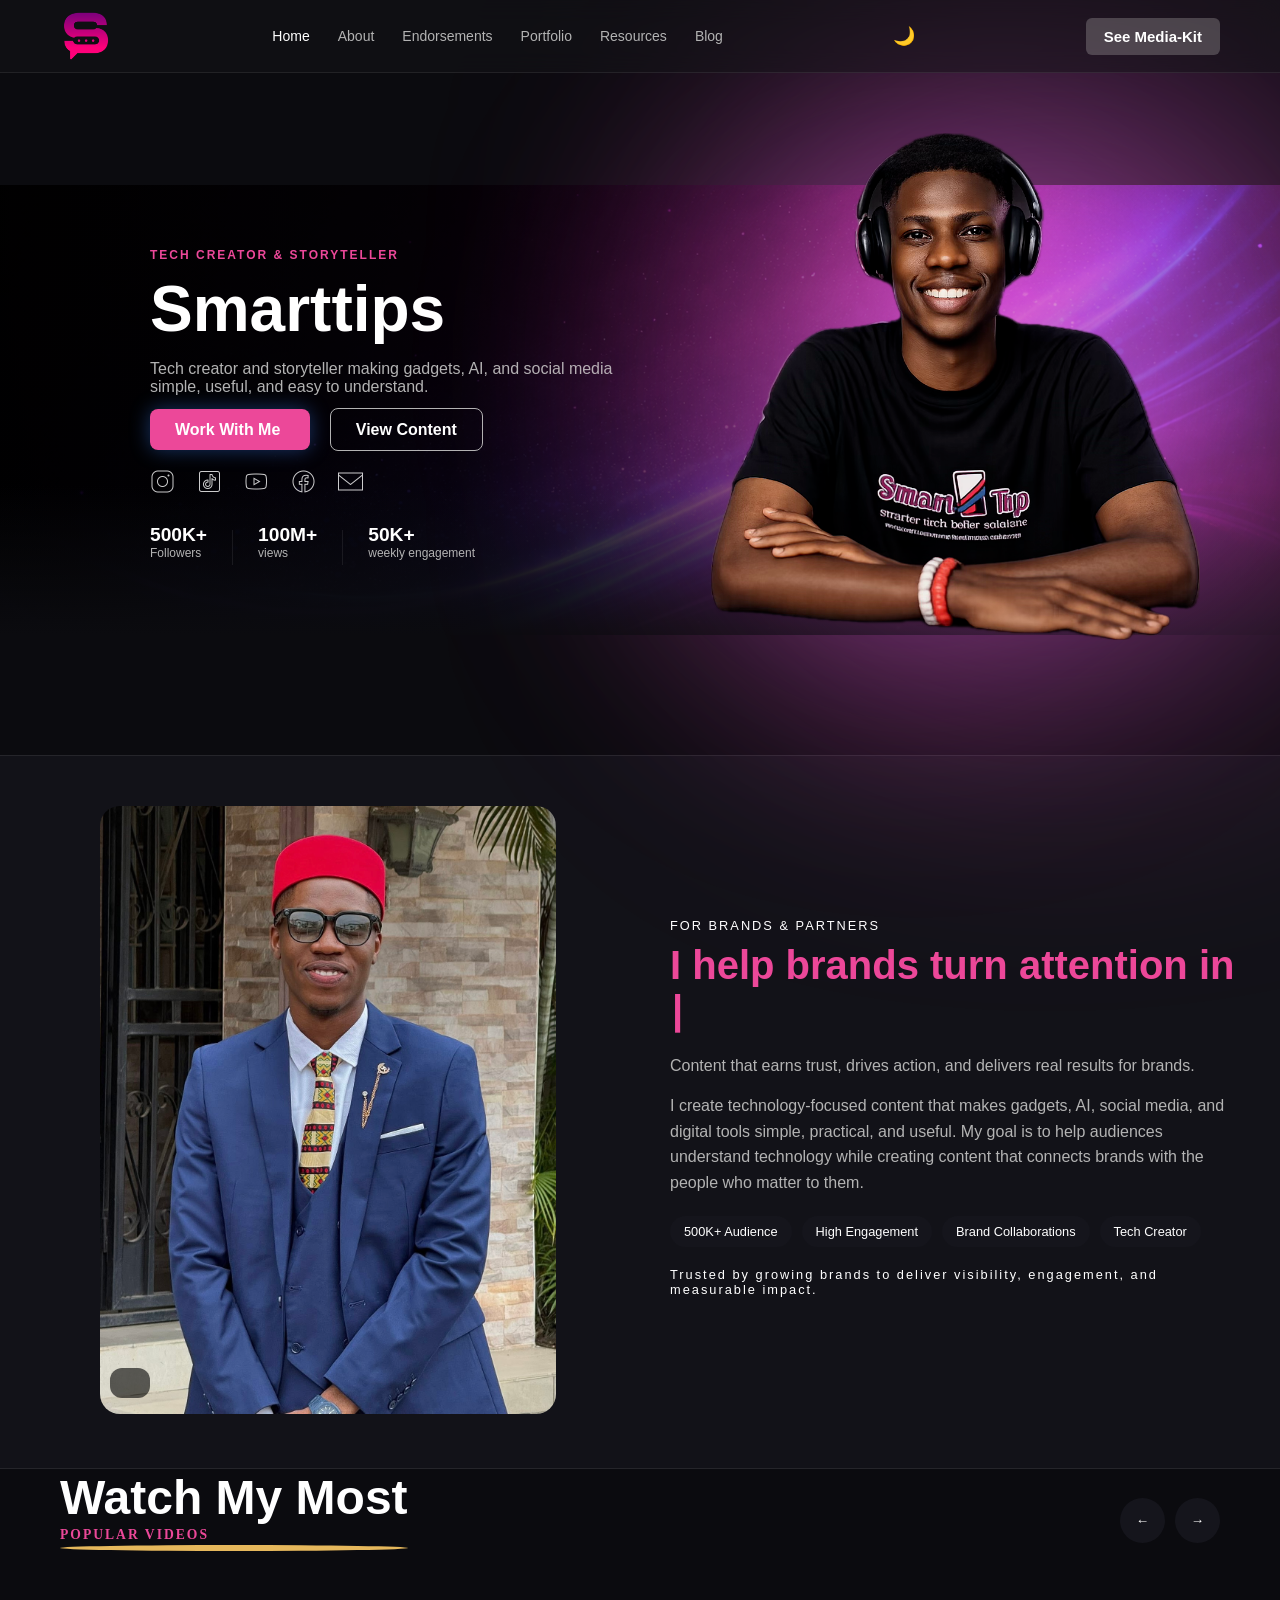
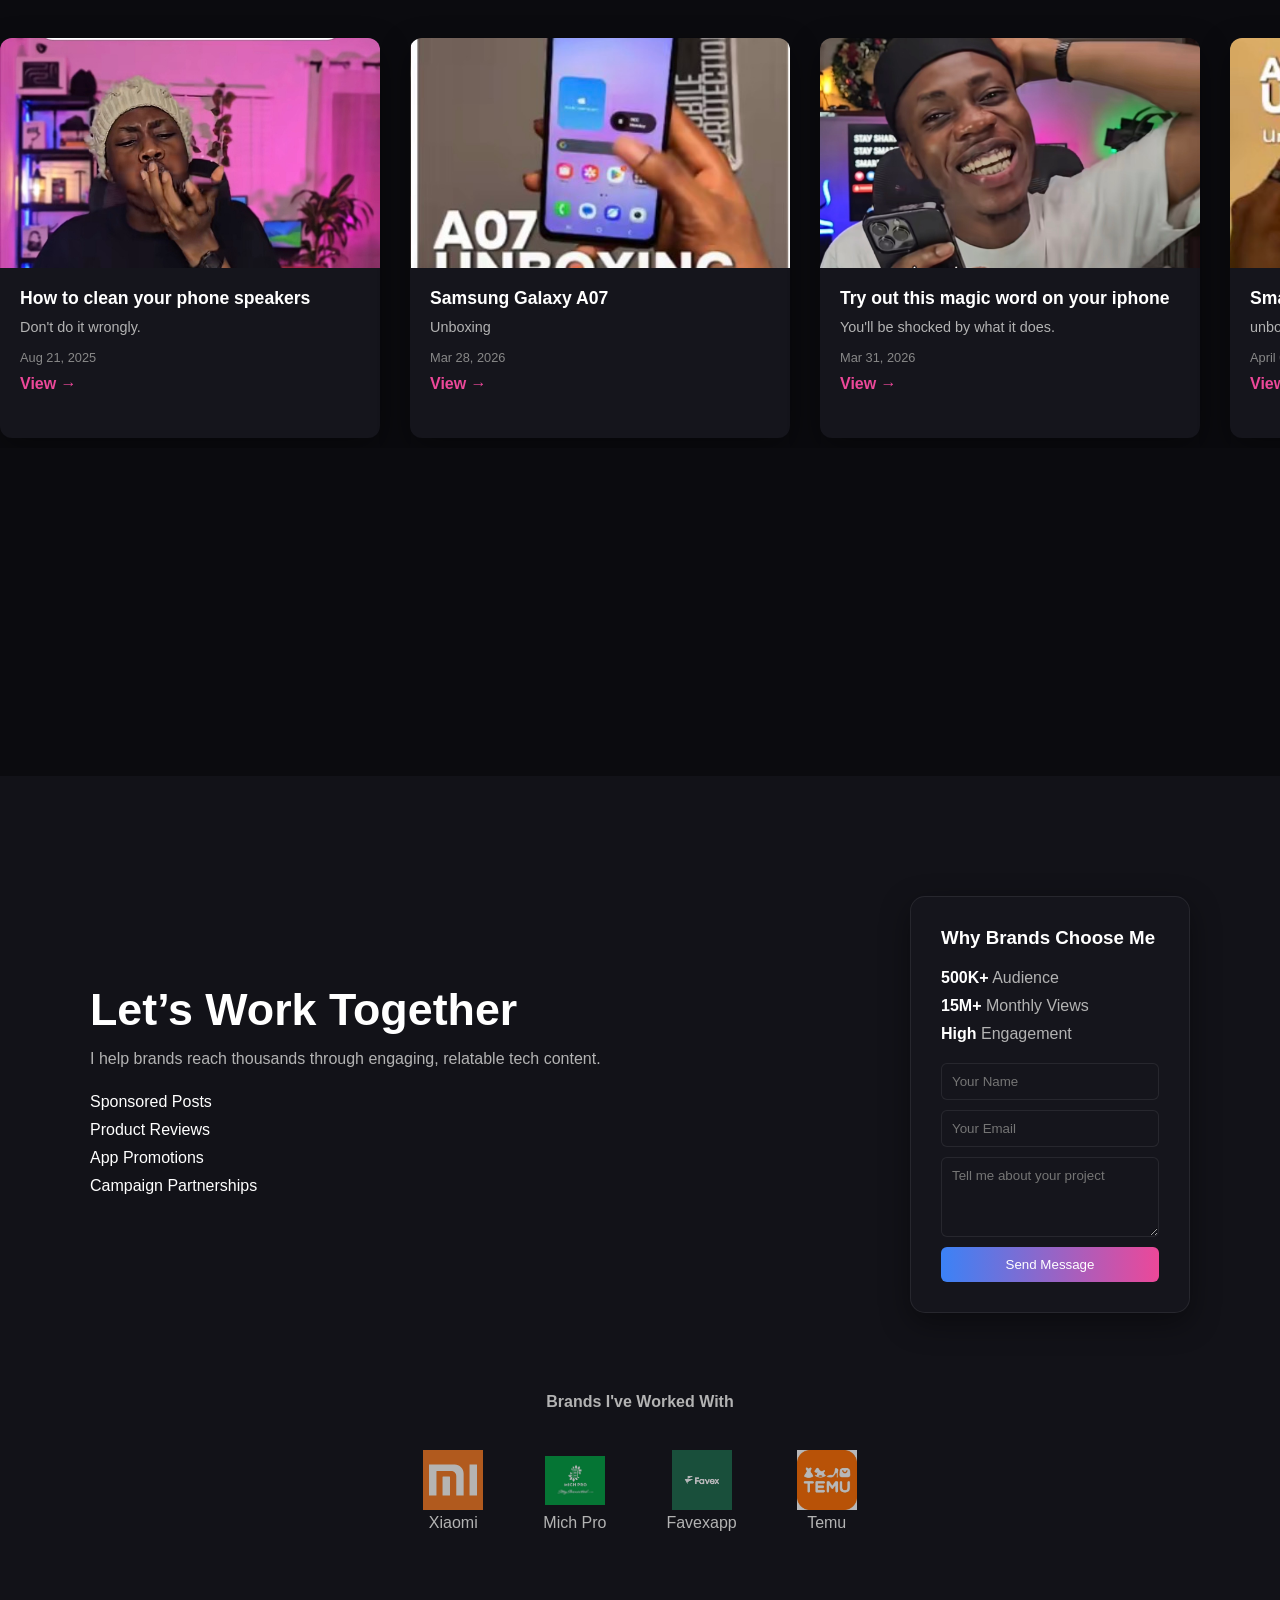
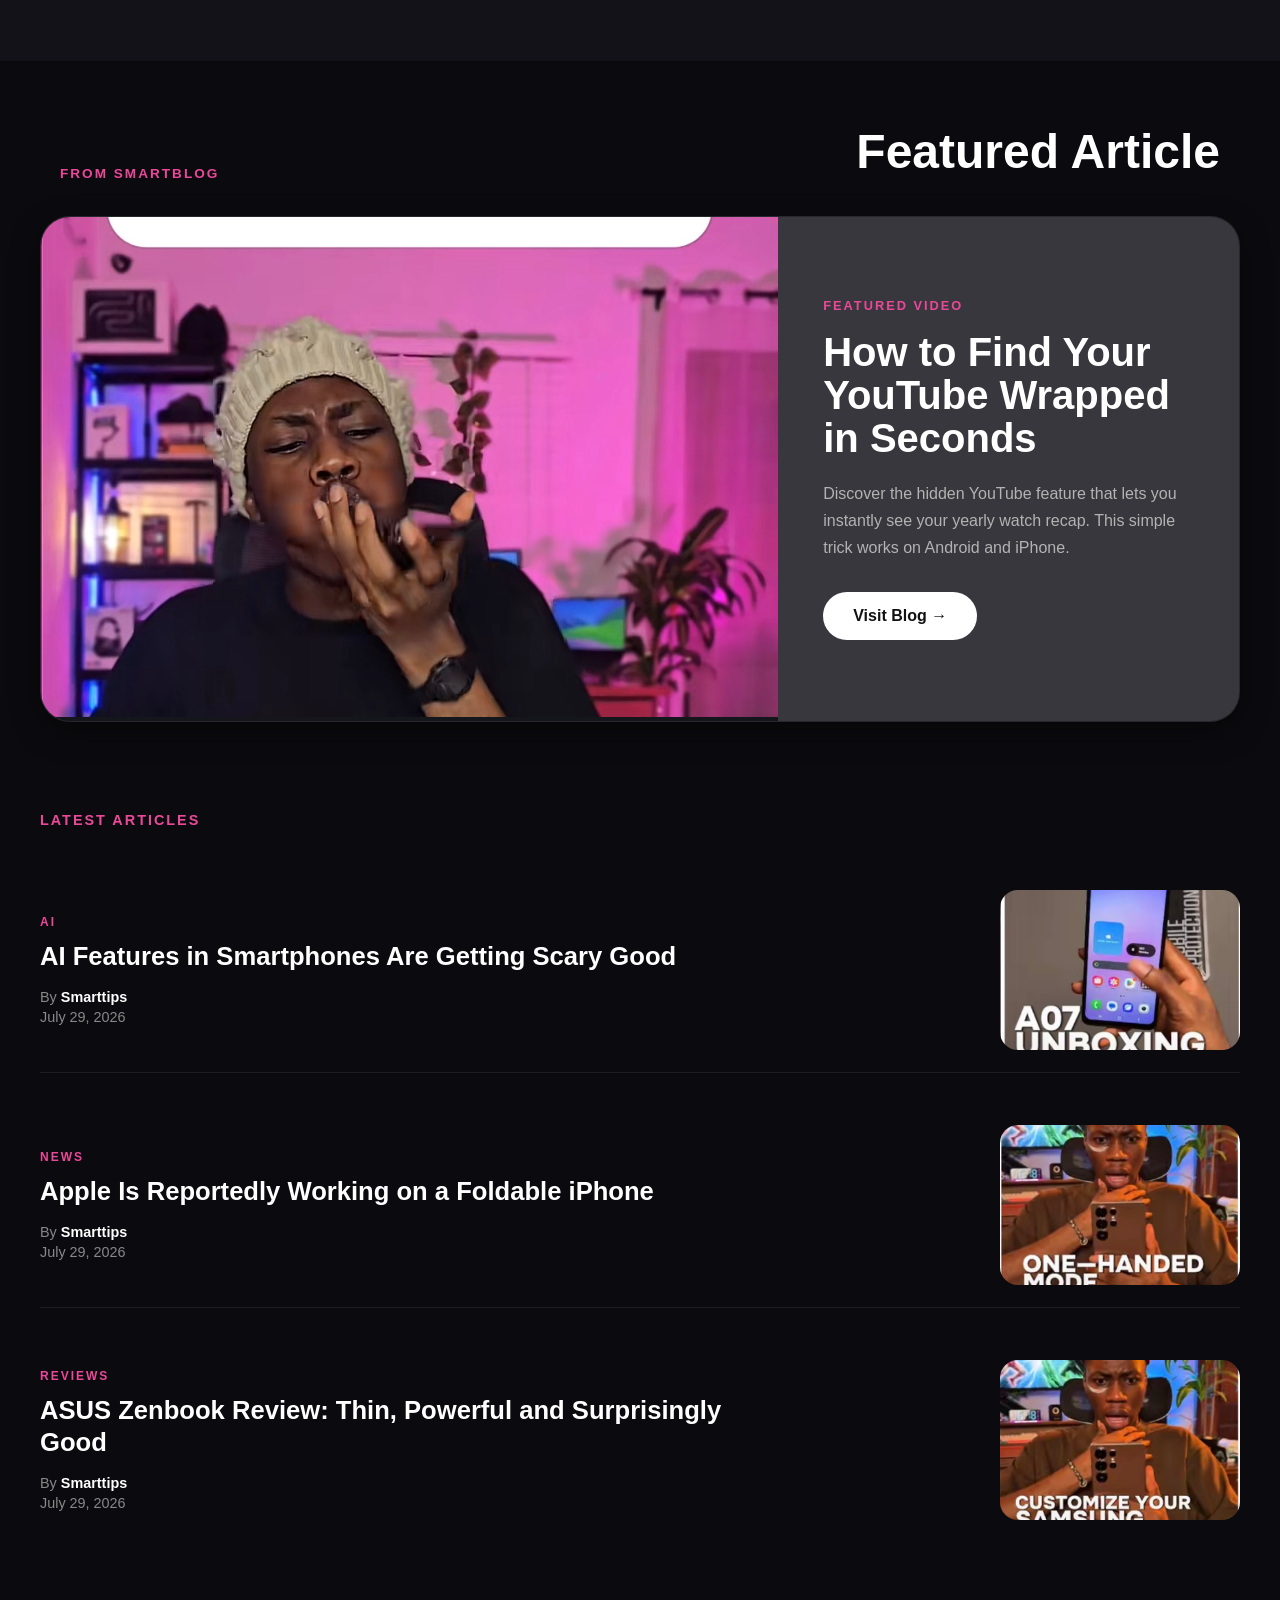
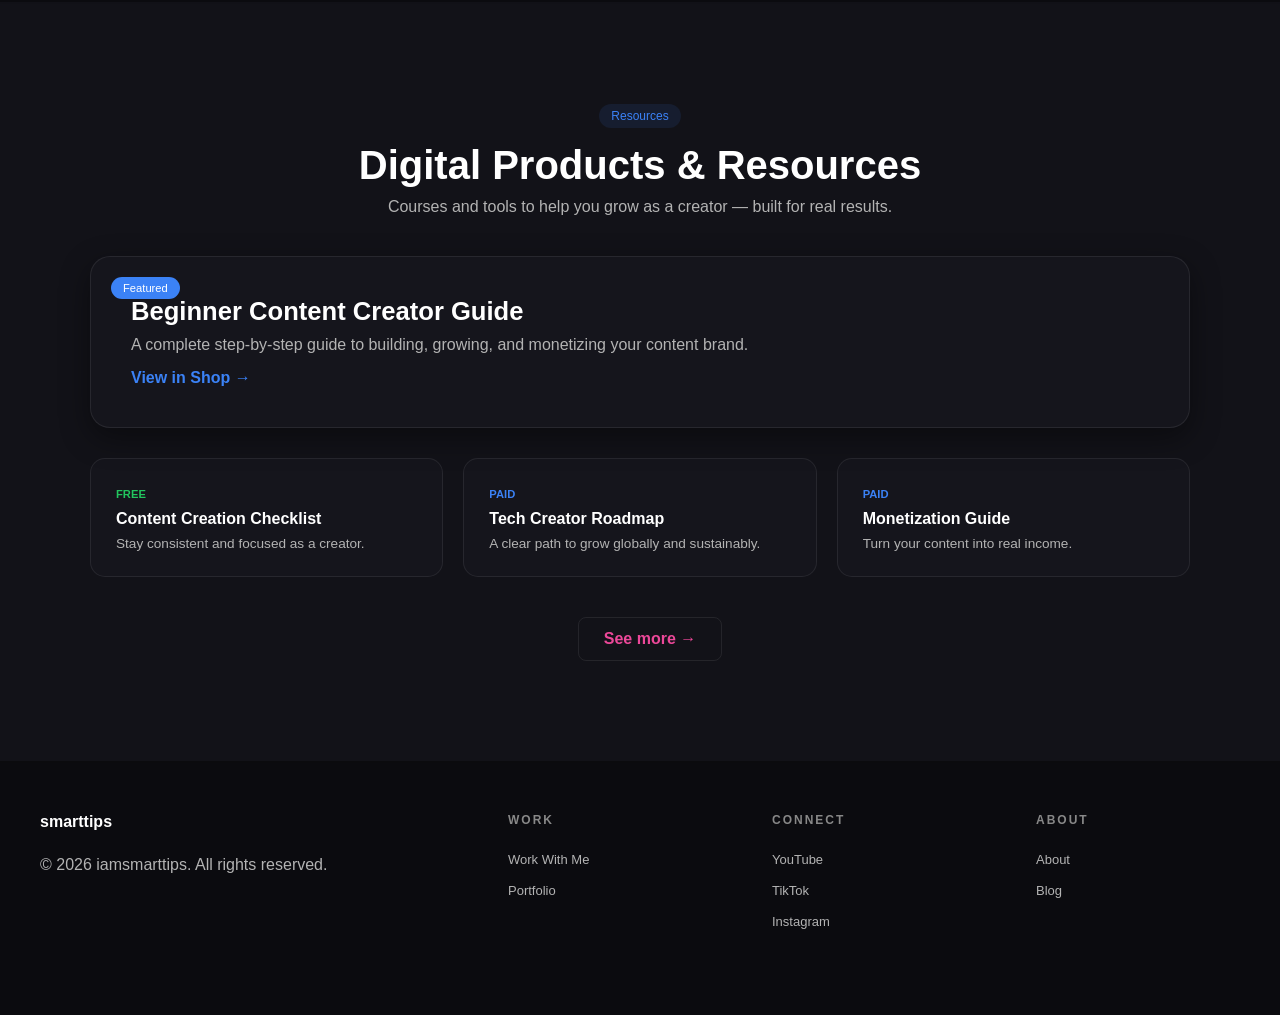
<file: index.html>
<!doctype html>
<html lang="en">
   <head>
      <meta charset="UTF-8" />
      <meta name="viewport" content="width=device-width, initial-scale=1.0" />
      <link rel="icon" href="assets/icons/SMARTTIPS LOGO Favicon.png" />

      <!-- Font Awesome -->
      <link
         rel="stylesheet"
         href="https://cdnjs.cloudflare.com/ajax/libs/font-awesome/6.5.2/css/all.min.css"
      />

      <!-- SEO -->
      <title>Smarttips | Tech Creator, Gadget Reviews & AI Tips</title>

      <meta
         name="description"
         content="Smarttips is a Nigerian tech creator sharing practical gadget reviews, AI tools, smartphone tips, and social media insights to make technology simple and useful."
      />

      <meta
         name="keywords"
         content="Smarttips, tech creator Nigeria, Nigerian tech creator, gadget reviews, smartphone tips, AI tools, technology Nigeria, tech tips, social media tips"
      />

      <meta name="author" content="Smarttips" />
      <meta name="robots" content="index, follow" />

      <link rel="canonical" href="https://iamsmarttips.com/" />

      <!-- Open Graph -->
      <meta property="og:type" content="website" />
      <meta
         property="og:title"
         content="Smarttips | Tech Creator, Gadget Reviews & AI Tips"
      />

      <meta
         property="og:description"
         content="Tech, gadgets, AI, and social media made simple, useful, and easy to understand."
      />

      <meta property="og:url" content="https://iamsmarttips.com/" />
      <meta property="og:site_name" content="Smarttips" />

      <meta
         property="og:image"
         content="https://iamsmarttips.com/assets/images/Egwuonwu-Micheal1.png"
      />

      <meta property="og:image:alt" content="Smarttips — Tech Creator" />

      <!-- Twitter / X -->
      <meta name="twitter:card" content="summary_large_image" />

      <meta
         name="twitter:title"
         content="Smarttips | Tech Creator, Gadget Reviews & AI Tips"
      />

      <meta
         name="twitter:description"
         content="Tech, gadgets, AI, and social media made simple, useful, and easy to understand."
      />

      <meta
         name="twitter:image"
         content="https://iamsmarttips.com/assets/images/Egwuonwu-Micheal1.png"
      />

      <!-- Stylesheets -->
      <link rel="stylesheet" href="css/variables.css" />
      <link rel="stylesheet" href="css/global.css" />
      <link rel="stylesheet" href="css/navbar.css" />
      <link rel="stylesheet" href="css/home.css" />
      <link rel="stylesheet" href="css/footer.css" />
   </head>
   <body>
      <!-- NAVBAR -->
      <nav class="navbar">
         <div class="nav-container">
            <div class="logo">
               <img
                  src="assets/icons/SMARTTIPS LOGO Favicon.png"
                  alt="smarttips website logo"
               />
            </div>

            <div class="nav-links">
               <a href="index.html">Home</a>
               <a href="about.html">About</a>
               <a href="endorsements.html">Endorsements</a>
               <a href="portfolio.html">Portfolio</a>
               <a href="shop.html">Resources</a>
               <a href="blog.html" target="_blank" rel="noopener">Blog</a>
            </div>

            <div class="theme-toggle">🌙</div>

            <a href="media-kit.html" class="nav-btn"> See Media-Kit </a>

            <!-- MOBILE MENU BUTTON -->
            <div class="menu-toggle">
               <span></span>
               <span></span>
               <span></span>
            </div>
         </div>
      </nav>

      <!-- MOBILE MENU -->

      <div class="mobile-menu">
         <!-- HEADER -->

         <button class="close-menu">✕</button>

         <!-- PROFILE -->

         <div class="mobile-profile">
            <img
               src="assets/images/Egwuonwu-Micheal2022.png"
               alt="Smarttips tech creator"
            />

            <h3>Smarttips</h3>

            <p>Tech Creator & Storyteller</p>
         </div>

         <!-- NAVIGATION -->

         <div class="mobile-links">
            <a href="index.html">
               <span class="menu-icon">
                  <img src="assets/icons/house.svg" alt="Home" />
               </span>

               <span class="menu-text">Home</span>
            </a>

            <a href="portfolio.html">
               <span class="menu-icon">
                  <img src="assets/icons/clapperboard.svg" alt="Content" />
               </span>

               <span class="menu-text">Portfolio</span>
            </a>

            <a href="about.html">
               <span class="menu-icon">
                  <img src="assets/icons/user.svg" alt="About" />
               </span>

               <span class="menu-text">About</span>
            </a>

            <a href="shop.html">
               <span class="menu-icon">
                  <img src="assets/icons/shopping-bag.svg" alt="Shop" />
               </span>

               <span class="menu-text">Resources</span>
            </a>

            <a href="endorsements.html">
               <span class="menu-icon">
                  <img src="assets/icons/square-pen.svg" alt="Endorsements" />
               </span>

               <span class="menu-text">Endorsements</span>
            </a>

            <a href="blog.html" target="_blank" rel="noopener">
               <span class="menu-icon">
                  <img src="assets/icons/square-pen.svg" alt="Blog" />
               </span>

               <span class="menu-text">Blog</span>
            </a>

            <a href="media-kit.html">
               <span class="menu-icon">
                  <img src="assets/icons/file-text.svg" alt="Media Kit" />
               </span>

               <span class="menu-text">Media Kit</span>
            </a>
         </div>

         <!-- SOCIALS -->

         <div class="mobile-socials">
            <h4>FIND ME</h4>

            <a
               href="https://www.tiktok.com/@iamsmarttips?_r=1&_t=ZN-97TVsEQUXy7"
               target="_blank"
               rel="noopener noreferrer"
            >
               <div class="social-left">
                  <img src="assets/icons/TT.png" alt="TikTok" />

                  <span>TikTok</span>
               </div>

               <span class="external-icon">
                  <img
                     src="assets/icons/external-link.svg"
                     alt="External Link"
                  />
               </span>
            </a>

            <a
               href="https://youtube.com/@iamsmarttips?si=r2zOyhBVSeAdS86y"
               target="_blank"
               rel="noopener noreferrer"
            >
               <div class="social-left">
                  <img src="assets/icons/yt.png" alt="YouTube" />

                  <span>YouTube</span>
               </div>

               <span class="external-icon">
                  <img
                     src="assets/icons/external-link.svg"
                     alt="External Link"
                  />
               </span>
            </a>

            <a
               href="https://www.instagram.com/smarttips_techcreator?igsh=MWduMXdvc20xcTI0"
               target="_blank"
               rel="noopener noreferrer"
            >
               <div class="social-left">
                  <img src="assets/icons/IG.png" alt="Instagram" />

                  <span>Instagram</span>
               </div>

               <span class="external-icon">
                  <img
                     src="assets/icons/external-link.svg"
                     alt="External Link"
                  />
               </span>
            </a>

            <a
               href="https://www.facebook.com/share/18SCiGnuAE/?mibextid=wwXIfr"
               target="_blank"
               rel="noopener noreferrer"
            >
               <div class="social-left">
                  <img src="assets/icons/fb.png" alt="Facebook" />

                  <span>Facebook</span>
               </div>

               <span class="external-icon">
                  <img
                     src="assets/icons/external-link.svg"
                     alt="External Link"
                  />
               </span>
            </a>

            <a href="mailto:contact@iamsmarttips.com">
               <div class="social-left">
                  <img src="assets/icons/gmail.png" alt="Email" />

                  <span>Email</span>
               </div>

               <span class="external-icon">
                  <img
                     src="assets/icons/external-link.svg"
                     alt="External Link"
                  />
               </span>
            </a>
         </div>

         <!-- CTA -->

         <div class="mobile-cta">
            <a href="mailto:contact@iamsmarttips.com"> Work With Me </a>
         </div>
      </div>

      <div class="mobile-overlay"></div>

      <!-- HERO -->
      <section class="hero">
         <div class="hero-fade"></div>

         <!-- LEFT -->
         <div class="hero-text reveal reveal-left">
            <p class="hero-label">Tech Creator & Storyteller</p>

            <h1>Smarttips</h1>

            <p class="hero-role">
               Tech creator and storyteller making gadgets, AI, and social media
               <br />
               simple, useful, and easy to understand.
            </p>

            <!-- BUTTONS -->
            <div class="buttons">
               <a href="mailto:contact@iamsmarttips.com" class="btn primary">
                  Work With Me
               </a>

               <a href="portfolio.html" class="btn secondary">
                  View Content

                  <svg>
                     <rect x="0" y="0" width="100%" height="100%"></rect>
                  </svg>
               </a>
            </div>

            <!-- SOCIALS (LIGHT MODE USES THIS) -->
            <div class="hero-socials">
               <a
                  href="https://www.instagram.com/smarttips_techcreator?igsh=MWduMXdvc20xcTI0"
                  target="_blank"
               >
                  <img src="assets/icons/IG.png" alt="Instagram" />
               </a>

               <a
                  href="https://www.tiktok.com/@iamsmarttips?_r=1&_t=ZN-97TVsEQUXy7"
                  target="_blank"
               >
                  <img src="assets/icons/TT.png" alt="TikTok" />
               </a>

               <a
                  href="https://youtube.com/@iamsmarttips?si=r2zOyhBVSeAdS86y"
                  target="_blank"
               >
                  <img src="assets/icons/yt.png" alt="YouTube" />
               </a>

               <a
                  href="https://www.facebook.com/share/18SCiGnuAE/?mibextid=wwXIfr"
                  target="_blank"
               >
                  <img src="assets/icons/fb.png" alt="Facebook" />
               </a>

               <a href="mailto:contact@iamsmarttips.com">
                  <img src="assets/icons/gmail.png" alt="Email" />
               </a>
            </div>

            <div class="hero-light-stats">
               <div class="hero-light-stat">
                  <h3>500K+</h3>
                  <p>Followers</p>
               </div>

               <div class="hero-light-divider"></div>

               <div class="hero-light-stat">
                  <h3>100M+</h3>
                  <p>Views</p>
               </div>

               <div class="hero-light-divider"></div>

               <div class="hero-light-stat">
                  <h3>50K+</h3>
                  <p>weekly engagement</p>
               </div>
            </div>

            <div class="stats">
               <div class="stat-item">
                  <div class="stat-text">
                     <h3>500K+</h3>
                     <p>Followers</p>
                  </div>
               </div>

               <div class="divider"></div>

               <div class="stat-item">
                  <div class="stat-text">
                     <h3>100M+</h3>
                     <p>views</p>
                  </div>
               </div>

               <div class="divider"></div>

               <div class="stat-item">
                  <div class="stat-text">
                     <h3>50K+</h3>
                     <p>weekly engagement</p>
                  </div>
               </div>
            </div>
         </div>

         <!-- RIGHT -->
         <div class="hero-image reveal reveal-right">
            <img
               id="heroPhoto"
               src="assets/images/Egwuonwu-Micheal1.png"
               alt="Smarttips tech creator"
               loading="eager"
            />
         </div>
      </section>

      <!-- ABOUT -->
      <section class="about">
         <div class="about-container">
            <div class="about-image reveal reveal-left">
               <img
                  src="assets/images/about.jpg"
                  alt="Smarttips tech creator"
               />
               <div class="about-badge"></div>
            </div>

            <div class="about-content reveal reveal-right">
               <p class="about-label">FOR BRANDS & PARTNERS</p>

               <h2 id="rotating-headline">
                  I help brands turn attention into influence.
               </h2>

               <p class="about-desc">
                  Content that earns trust, drives action, and delivers real
                  results for brands.
               </p>

               <p class="about-desc">
                  I create technology-focused content that makes gadgets, AI,
                  social media, and digital tools simple, practical, and useful.
                  My goal is to help audiences understand technology while
                  creating content that connects brands with the people who
                  matter to them.
               </p>

               <div class="about-tags">
                  <span>500K+ Audience</span>
                  <span>High Engagement</span>
                  <span>Brand Collaborations</span>
                  <span>Tech Creator</span>
               </div>

               <p class="about-label">
                  Trusted by growing brands to deliver visibility, engagement,
                  and measurable impact.
               </p>
               <!--<a href="media-kit.html"   class="btn primary">See Media-Kit</a> -->
            </div>
         </div>
      </section>

      <!-- FEATURED -->
      <section class="featured">
         <div class="featured-header reveal">
            <h2 class="featured-title">
               Watch My Most <br />
               <span class="highlight">Popular Videos</span>
            </h2>

            <div class="featured-arrows">
               <button class="arrow left">←</button>
               <button class="arrow right">→</button>
            </div>
         </div>

         <div class="video-scroll reveal">
            <div class="featured-card">
               <img
                  src="assets/images/clean 1.jpg"
                  alt="How to clean your phone speakers"
               />
               <div class="featured-card-content">
                  <h3>How to clean your phone speakers</h3>
                  <p class="featured-desc">Don't do it wrongly.</p>
                  <p class="date">Aug 21, 2025</p>
                  <a href="https://vm.tiktok.com/ZNRKn5pAa/">View →</a>
               </div>
            </div>
            <div class="featured-card">
               <img
                  src="assets/images/img2.jpg"
                  alt="Samsung Galaxy A07 unboxing"
               />
               <div class="featured-card-content">
                  <h3>Samsung Galaxy A07</h3>
                  <p class="featured-desc">Unboxing</p>
                  <p class="date">Mar 28, 2026</p>
                  <a href="https://vm.tiktok.com/ZGdxCFHpt/">View →</a>
               </div>
            </div>
            <div class="featured-card">
               <img
                  src="assets/images/secret imagic .jpg"
                  alt="iPhone magic word feature"
               />
               <div class="featured-card-content">
                  <h3>Try out this magic word on your iphone</h3>
                  <p class="featured-desc">
                     You'll be shocked by what it does.
                  </p>
                  <p class="date">Mar 31, 2026</p>
                  <a href="https://vm.tiktok.com/ZNRKnUVPg/">View →</a>
               </div>
            </div>

            <div class="featured-card">
               <img src="assets/images/img5.jpg" alt="Smart Glass unboxing" />
               <div class="featured-card-content">
                  <h3>Smart Glass</h3>
                  <p class="featured-desc">unboxing</p>
                  <p class="date">April 04, 2026</p>
                  <a href="https://vm.tiktok.com/ZGdxQf5na/">View →</a>
               </div>
            </div>

            <!-- <div class="featured-card"> 
      <img src="assets/images/clean 1.jpg" alt="video">
      <div class="featured-card-content">
        <h3> </h3>
        <p class="featured-desc"> </p>
        <p class="date"> </p>
        <a href="Add link to the video here">View →</a>
      </div>
    </div> -->
         </div>

         <p class="swipe-txt reveal">← swipe to see more →</p>
      </section>

      <!-- STATS -->
      <section class="stats-section reveal">
         <h2>500K+ Total Audience</h2>
         <p>3M+ Monthly Views • High Engagement</p>
      </section>

      <section class="social-stats reveal">
         <div class="stat">
            <div class="stat-icon">
               <img src="assets/icons/icons8-tiktok-50.png" />
            </div>
            <div class="stat-top">
               <span>TikTok</span>
               <span class="count" data-target="250000">0</span>
            </div>
            <div class="bar"><div class="fill"></div></div>
         </div>

         <div class="stat">
            <div class="stat-icon">
               <img src="assets/icons/icons8-facebook-logo-48.png" />
            </div>
            <div class="stat-top">
               <span>Facebook</span>
               <span class="count" data-target="231000">0</span>
            </div>
            <div class="bar"><div class="fill"></div></div>
         </div>

         <div class="stat">
            <div class="stat-icon">
               <img src="assets/icons/icons8-youtube-logo-94.png" />
            </div>
            <div class="stat-top">
               <span>YouTube</span>
               <span class="count" data-target="50000">0</span>
            </div>
            <div class="bar"><div class="fill"></div></div>
         </div>

         <div class="stat">
            <div class="stat-icon">
               <img src="assets/icons/icons8-instagram-logo-94.png" />
            </div>
            <div class="stat-top">
               <span>Instagram</span>
               <span class="count" data-target="4000">0</span>
            </div>
            <div class="bar"><div class="fill"></div></div>
         </div>
      </section>

      <!-- WORK -->
      <section class="work">
         <div class="work-container">
            <div class="work-text reveal reveal-left">
               <h2>Let’s Work Together</h2>

               <p class="subtitle">
                  I help brands reach thousands through engaging, relatable tech
                  content.
               </p>

               <ul class="services">
                  <li>Sponsored Posts</li>
                  <li>Product Reviews</li>
                  <li>App Promotions</li>
                  <li>Campaign Partnerships</li>
               </ul>
            </div>

            <div class="work-card reveal reveal-right">
               <h3>Why Brands Choose Me</h3>

               <div class="card-stats">
                  <p><strong>500K+</strong> Audience</p>
                  <p><strong>15M+</strong> Monthly Views</p>
                  <p><strong>High</strong> Engagement</p>
               </div>

               <form
                  class="contact-form"
                  action="https://api.web3forms.com/submit"
                  method="POST"
               >
                  <input
                     type="hidden"
                     name="access_key"
                     value="ebe934c1-1cc3-4d20-ab27-b7276af48aca"
                  />

                  <input
                     type="hidden"
                     name="subject"
                     value="New Website Enquiry"
                  />

                  <input
                     type="hidden"
                     name="from_name"
                     value="Smarttips Website"
                  />

                  <input
                     type="text"
                     name="name"
                     placeholder="Your Name"
                     required
                  />

                  <input
                     type="email"
                     name="email"
                     placeholder="Your Email"
                     required
                  />

                  <textarea
                     name="message"
                     placeholder="Tell me about your project"
                     required
                  ></textarea>

                  <button type="submit">Send Message</button>
               </form>
            </div>
         </div>

         <div class="brands reveal">
            <h4>Brands I've Worked With</h4>

            <div class="brand-logos">
               <div class="brand">
                  <img src="assets/icons/xiaomi-logo-vector.svg" alt="Xiaomi" />
                  <p>Xiaomi</p>
               </div>

               <div class="brand">
                  <img src="assets/icons/mich-pro.jpeg" alt="Mich Pro" />
                  <p>Mich Pro</p>
               </div>

               <div class="brand">
                  <img src="assets/icons/favex.png" alt="Favexapp" />
                  <p>Favexapp</p>
               </div>

               <div class="brand">
                  <img src="assets/icons/Temu-logo.webp" alt="Temu" />
                  <p>Temu</p>
               </div>

               <!-- <div class="brand">
        <img src="assets/icons/uglycash.webp">
        <p>UG Cash</p>
      </div> -->
            </div>
         </div>
      </section>

      <!-- BLOG SECTION -->
      <section class="featured-section reveal">
         <!-- HEADER -->
         <div class="featured-header">
            <span>From smartBlog</span>

            <h2>Featured Article</h2>
         </div>

         <!-- FEATURED ARTICLE -->
         <div class="featured-wrapper">
            <!-- IMAGE -->
            <div class="featured-image">
               <img src="assets/images/clean 1.jpg" alt="Featured Article" />
            </div>

            <!-- CONTENT -->
            <div class="featured-content">
               <span class="featured-category"> FEATURED VIDEO </span>

               <h2>How to Find Your YouTube Wrapped in Seconds</h2>

               <p>
                  Discover the hidden YouTube feature that lets you instantly
                  see your yearly watch recap. This simple trick works on
                  Android and iPhone.
               </p>

               <a href="blog.html" class="featured-btn"> Visit Blog → </a>
            </div>
         </div>

         <!-- LATEST ARTICLES -->
         <div class="latest-header">
            <span>Latest Articles</span>
         </div>

         <div class="latest-list">
            <!-- ARTICLE 1 -->
            <a href="blog.html" class="latest-item">
               <div class="latest-text">
                  <span class="latest-category"> AI </span>

                  <h3>AI Features in Smartphones Are Getting Scary Good</h3>

                  <div class="latest-meta">
                     <span> By <strong>Smarttips</strong> </span>

                     <span> July 29, 2026 </span>
                  </div>
               </div>

               <div class="latest-image">
                  <img src="assets/images/img2.jpg" alt="AI Features" />
               </div>
            </a>

            <!-- ARTICLE 2 -->
            <a href="blog.html" class="latest-item">
               <div class="latest-text">
                  <span class="latest-category"> NEWS </span>

                  <h3>Apple Is Reportedly Working on a Foldable iPhone</h3>

                  <div class="latest-meta">
                     <span> By <strong>Smarttips</strong> </span>

                     <span> July 29, 2026 </span>
                  </div>
               </div>

               <div class="latest-image">
                  <img src="assets/images/img3.jpg" alt="Foldable iPhone" />
               </div>
            </a>

            <!-- ARTICLE 3 -->
            <a href="blog.html" class="latest-item">
               <div class="latest-text">
                  <span class="latest-category"> REVIEWS </span>

                  <h3>
                     ASUS Zenbook Review: Thin, Powerful and Surprisingly Good
                  </h3>

                  <div class="latest-meta">
                     <span> By <strong>Smarttips</strong> </span>

                     <span> July 29, 2026 </span>
                  </div>
               </div>

               <div class="latest-image">
                  <img src="assets/images/img4.jpg" alt="ASUS Zenbook" />
               </div>
            </a>
         </div>
      </section>

      <!-- SHOP -->
      <section class="shop-section">
         <div class="shop-preview">
            <div class="shop-header">
               <span class="shop-badge"> Resources </span>

               <h2>Digital Products & Resources</h2>

               <p>
                  Courses and tools to help you grow as a creator — built for
                  real results.
               </p>
            </div>

            <div class="featured-product">
               <span class="featured-tag"> Featured </span>

               <h3>Beginner Content Creator Guide</h3>

               <p>
                  A complete step-by-step guide to building, growing, and
                  monetizing your content brand.
               </p>

               <a href="shop.html" class="shop-link"> View in Shop → </a>
            </div>

            <div class="product-grid">
               <div class="product-card free">
                  <span>FREE</span>

                  <h4>Content Creation Checklist</h4>

                  <p>Stay consistent and focused as a creator.</p>
               </div>

               <div class="product-card paid">
                  <span>PAID</span>

                  <h4>Tech Creator Roadmap</h4>

                  <p>A clear path to grow globally and sustainably.</p>
               </div>

               <div class="product-card paid">
                  <span>PAID</span>

                  <h4>Monetization Guide</h4>

                  <p>Turn your content into real income.</p>
               </div>
            </div>

            <a href="shop.html" class="btn third shop-btn"> See more → </a>
         </div>
      </section>

      <!-- FOOTER -->
      <footer class="footer">
         <div class="footer-container">
            <div class="footer-top">
               <div class="footer-brand">
                  <h3>smarttips</h3>

                  <p>© 2026 iamsmarttips. All rights reserved.</p>
               </div>

               <div class="footer-column">
                  <h4>WORK</h4>

                  <a href="mailto:contact@iamsmarttips.com">Work With Me</a>
                  <a href="portfolio.html">Portfolio</a>
               </div>

               <div class="footer-column">
                  <h4>CONNECT</h4>

                  <a
                     href="https://youtube.com/@iamsmarttips?si=r2zOyhBVSeAdS86y"
                     target="_blank"
                     rel="noopener noreferrer"
                  >
                     YouTube
                  </a>

                  <a
                     href="https://www.tiktok.com/@iamsmarttips?_r=1&_t=ZN-97TVsEQUXy7"
                     target="_blank"
                     rel="noopener noreferrer"
                  >
                     TikTok
                  </a>

                  <a
                     href="https://www.instagram.com/smarttips_techcreator?igsh=MWduMXdvc20xcTI0"
                     target="_blank"
                     rel="noopener noreferrer"
                  >
                     Instagram
                  </a>
               </div>

               <div class="footer-column">
                  <h4>ABOUT</h4>

                  <a href="about.html">About</a>
                  <a href="blog.html">Blog</a>
               </div>
            </div>

            <div class="footer-bottom">
               <p>© 2026 iamsmarttips. All rights reserved.</p>

               <div class="socials">
                  <a
                     href="https://youtube.com/@iamsmarttips?si=r2zOyhBVSeAdS86y"
                     >YouTube</a
                  >
                  <a
                     href="https://www.tiktok.com/@iamsmarttips?_r=1&_t=ZN-97TVsEQUXy7"
                     >TikTok</a
                  >
                  <a
                     href="https://www.instagram.com/smarttips_techcreator?igsh=MWduMXdvc20xcTI0"
                     >Instagram</a
                  >
                  <a
                     href="https://www.facebook.com/share/18SCiGnuAE/?mibextid=wwXIfr"
                     >Facebook</a
                  >
                  <a href="mailto:contact@iamsmarttips.com">Email</a>
               </div>
            </div>
         </div>
      </footer>

      <script src="js/script.js"></script>
      <script src="js/animations.js"></script>
      <script src="js/theme.js"></script>
   </body>
</html>
</file>
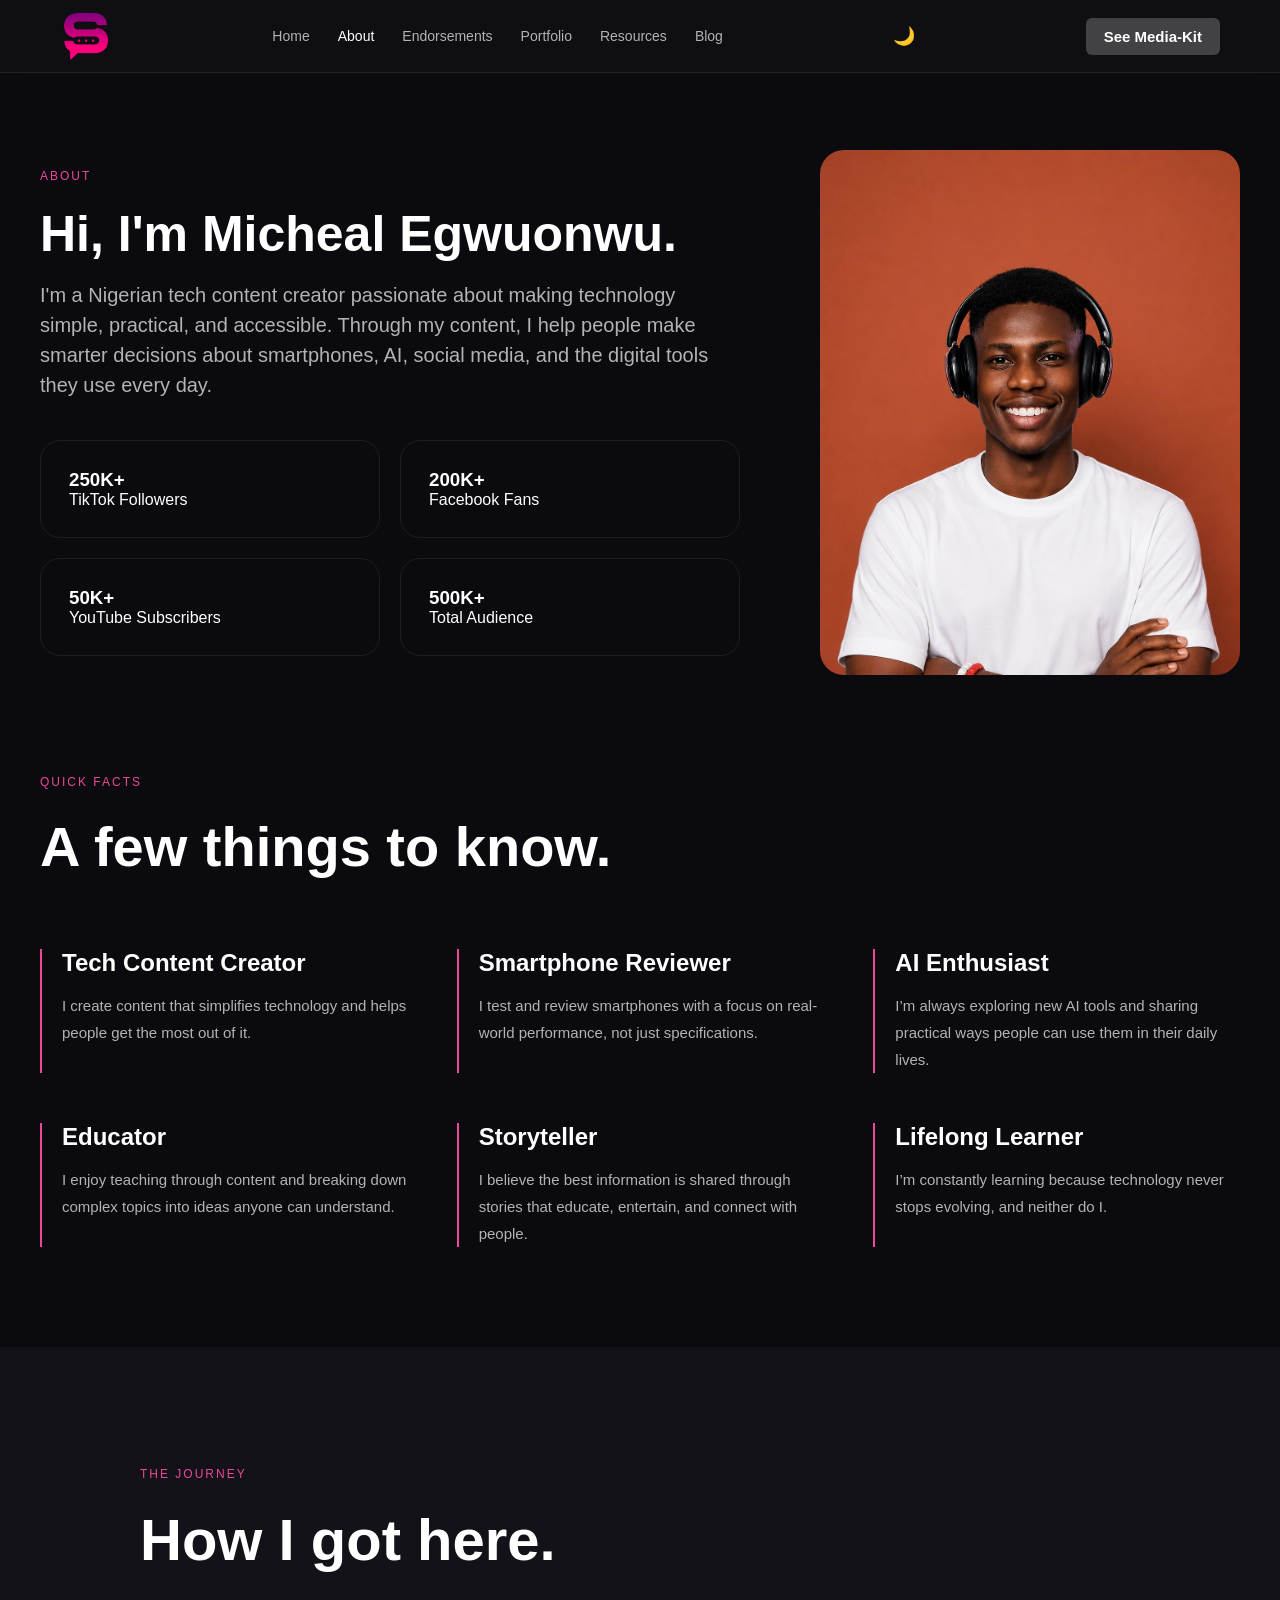
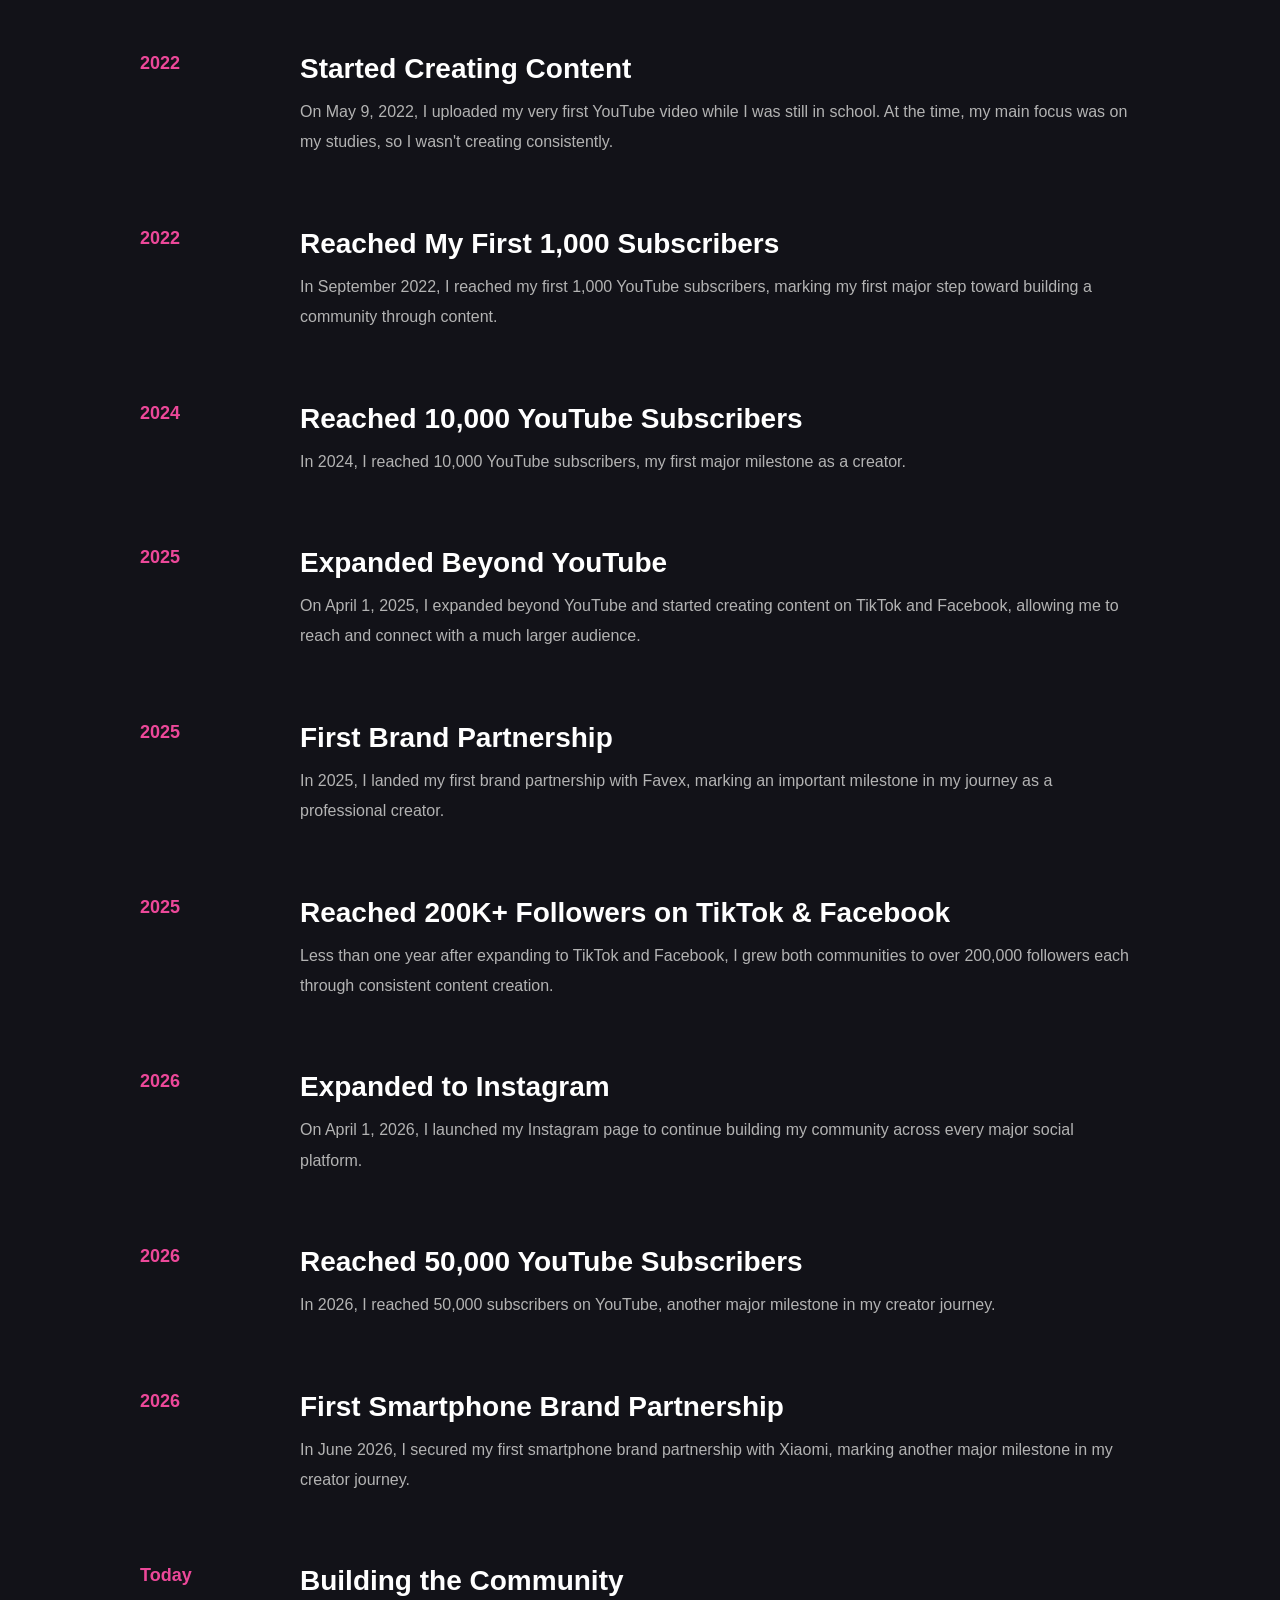
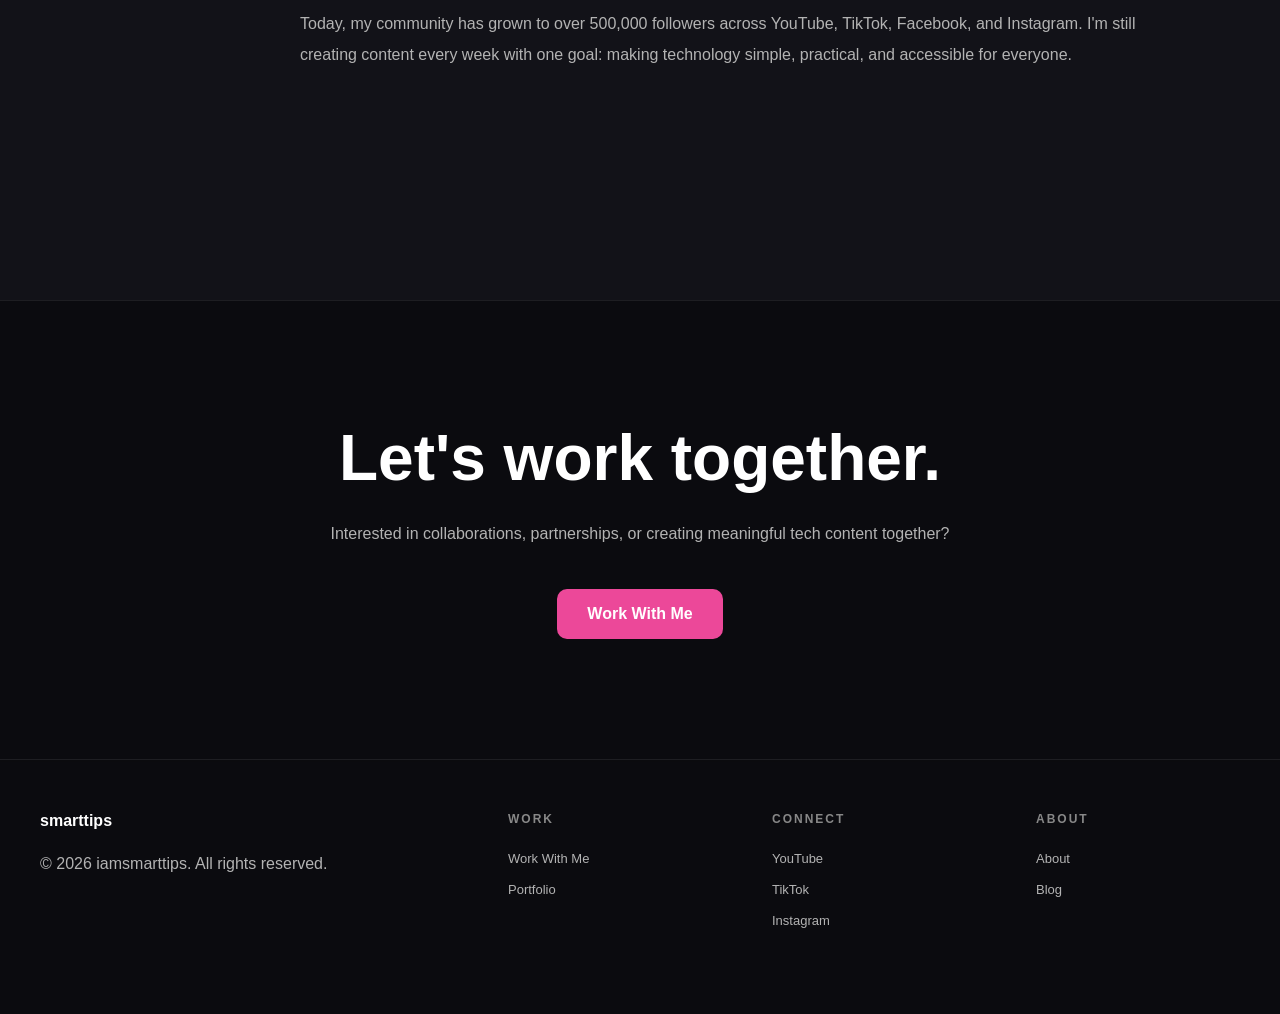
<file: about.html>
<!doctype html>
<html lang="en">
   <head>
      <meta charset="UTF-8" />
      <meta name="viewport" content="width=device-width, initial-scale=1.0" />
      <link rel="icon" href="assets/icons/SMARTTIPS LOGO Favicon.png" />

      <title>About Smarttips | Nigerian Tech Creator & Storyteller</title>
      <meta
         name="description"
         content="Learn more about Smarttips, a Nigerian tech creator and storyteller making technology, smartphones, AI, and digital tools simple, practical, and accessible."
      />
      <link rel="canonical" href="https://iamsmarttips.com/about.html" />
      <!-- Open Graph -->
      <meta property="og:type" content="website" />
      <meta
         property="og:title"
         content="About Smarttips | Nigerian Tech Creator & Storyteller"
      />
      <meta
         property="og:description"
         content="Learn more about Smarttips, a Nigerian tech creator and storyteller making technology, smartphones, AI, and digital tools simple, practical, and accessible."
      />
      <meta property="og:url" content="https://iamsmarttips.com/about.html" />
      <meta property="og:site_name" content="Smarttips" />
      <meta
         property="og:image"
         content="https://iamsmarttips.com/assets/images/Egwuonwu-Micheal2022.png"
      />
      <meta
         property="og:image:alt"
         content="Smarttips — Nigerian Tech Creator"
      />
      <!-- Twitter / X -->
      <meta name="twitter:card" content="summary_large_image" />
      <meta
         name="twitter:title"
         content="About Smarttips | Nigerian Tech Creator & Storyteller"
      />
      <meta
         name="twitter:description"
         content="Learn more about Smarttips, a Nigerian tech creator and storyteller making technology, smartphones, AI, and digital tools simple, practical, and accessible."
      />
      <meta
         name="twitter:image"
         content="https://iamsmarttips.com/assets/images/Egwuonwu-Micheal2022.png"
      />
      <meta
         name="twitter:image:alt"
         content="Smarttips — Nigerian Tech Creator"
      />
      <meta name="robots" content="index, follow" />

      <link
         href="https://fonts.googleapis.com/css2?family=Inter:wght@300;400;500;600;700&display=swap"
         rel="stylesheet"
      />

      <link rel="stylesheet" href="css/variables.css" />
      <link rel="stylesheet" href="css/global.css" />
      <link rel="stylesheet" href="css/navbar.css" />
      <link rel="stylesheet" href="css/footer.css" />
      <link rel="stylesheet" href="css/about.css" />
   </head>

   <body>
      <!-- NAVBAR -->
      <nav class="navbar">
         <div class="nav-container">
            <div class="logo">
               <img
                  src="assets/icons/SMARTTIPS LOGO Favicon.png"
                  alt="smarttips website logo"
               />
            </div>

            <div class="nav-links">
               <a href="index.html">Home</a>
               <a href="about.html">About</a>
               <a href="endorsements.html">Endorsements</a>
               <a href="portfolio.html">Portfolio</a>
               <a href="shop.html">Resources</a>
               <a href="blog.html" target="_blank" rel="noopener">Blog</a>
            </div>

            <div class="theme-toggle">🌙</div>

            <a href="media-kit.html" class="nav-btn"> See Media-Kit </a>

            <!-- MOBILE MENU BUTTON -->
            <div class="menu-toggle">
               <span></span>
               <span></span>
               <span></span>
            </div>
         </div>
      </nav>

      <!-- MOBILE MENU -->

      <div class="mobile-menu">
         <!-- HEADER -->

         <button class="close-menu">✕</button>

         <!-- PROFILE -->

         <div class="mobile-profile">
            <img
               src="assets/images/Egwuonwu-Micheal2022.png"
               alt="Smarttips tech creator"
            />

            <h3>Smarttips</h3>

            <p>Tech Creator & Storyteller</p>
         </div>

         <!-- NAVIGATION -->

         <div class="mobile-links">
            <a href="index.html">
               <span class="menu-icon">
                  <img src="assets/icons/house.svg" alt="Home" />
               </span>

               <span class="menu-text">Home</span>
            </a>

            <a href="portfolio.html">
               <span class="menu-icon">
                  <img src="assets/icons/clapperboard.svg" alt="Content" />
               </span>

               <span class="menu-text">Portfolio</span>
            </a>

            <a href="about.html">
               <span class="menu-icon">
                  <img src="assets/icons/user.svg" alt="About" />
               </span>

               <span class="menu-text">About</span>
            </a>

            <a href="shop.html">
               <span class="menu-icon">
                  <img src="assets/icons/shopping-bag.svg" alt="Shop" />
               </span>

               <span class="menu-text">Resources</span>
            </a>

            <a href="endorsements.html">
               <span class="menu-icon">
                  <img src="assets/icons/square-pen.svg" alt="Endorsements" />
               </span>

               <span class="menu-text">Endorsements</span>
            </a>

            <a href="blog.html" target="_blank" rel="noopener">
               <span class="menu-icon">
                  <img src="assets/icons/square-pen.svg" alt="Blog" />
               </span>

               <span class="menu-text">Blog</span>
            </a>

            <a href="media-kit.html">
               <span class="menu-icon">
                  <img src="assets/icons/file-text.svg" alt="Media Kit" />
               </span>

               <span class="menu-text">Media Kit</span>
            </a>
         </div>

         <!-- SOCIALS -->

         <div class="mobile-socials">
            <h4>FIND ME</h4>

            <a
               href="https://www.tiktok.com/@iamsmarttips?_r=1&_t=ZN-97TVsEQUXy7"
               target="_blank"
               rel="noopener noreferrer"
            >
               <div class="social-left">
                  <img src="assets/icons/TT.png" alt="TikTok" />

                  <span>TikTok</span>
               </div>

               <span class="external-icon">
                  <img
                     src="assets/icons/external-link.svg"
                     alt="External Link"
                  />
               </span>
            </a>

            <a
               href="https://youtube.com/@iamsmarttips?si=r2zOyhBVSeAdS86y"
               target="_blank"
               rel="noopener noreferrer"
            >
               <div class="social-left">
                  <img src="assets/icons/yt.png" alt="YouTube" />

                  <span>YouTube</span>
               </div>

               <span class="external-icon">
                  <img
                     src="assets/icons/external-link.svg"
                     alt="External Link"
                  />
               </span>
            </a>

            <a
               href="https://www.instagram.com/smarttips_techcreator?igsh=MWduMXdvc20xcTI0"
               target="_blank"
               rel="noopener noreferrer"
            >
               <div class="social-left">
                  <img src="assets/icons/IG.png" alt="Instagram" />

                  <span>Instagram</span>
               </div>

               <span class="external-icon">
                  <img
                     src="assets/icons/external-link.svg"
                     alt="External Link"
                  />
               </span>
            </a>

            <a
               href="https://www.facebook.com/share/18SCiGnuAE/?mibextid=wwXIfr"
               target="_blank"
               rel="noopener noreferrer"
            >
               <div class="social-left">
                  <img src="assets/icons/fb.png" alt="Facebook" />

                  <span>Facebook</span>
               </div>

               <span class="external-icon">
                  <img
                     src="assets/icons/external-link.svg"
                     alt="External Link"
                  />
               </span>
            </a>

            <a href="mailto:contact@iamsmarttips.com">
               <div class="social-left">
                  <img src="assets/icons/gmail.png" alt="Email" />

                  <span>Email</span>
               </div>

               <span class="external-icon">
                  <img
                     src="assets/icons/external-link.svg"
                     alt="External Link"
                  />
               </span>
            </a>
         </div>

         <!-- CTA -->

         <div class="mobile-cta">
            <a href="mailto:contact@iamsmarttips.com"> Work With Me </a>
         </div>
      </div>

      <div class="mobile-overlay"></div>

      <section class="about-hero">
         <div class="about-hero-container">
            <div class="about-grid">
               <!-- LEFT -->
               <div class="about-content reveal">
                  <div class="section-label">ABOUT</div>

                  <h1 class="about-heading">Hi, I'm Micheal Egwuonwu.</h1>

                  <p class="about-intro-text">
                     I'm a Nigerian tech content creator passionate about making
                     technology simple, practical, and accessible. Through my
                     content, I help people make smarter decisions about
                     smartphones, AI, social media, and the digital tools they
                     use every day.
                  </p>

                  <div class="about-stats">
                     <div class="about-stat reveal">
                        <h3>250K+</h3>
                        <span>TikTok Followers</span>
                     </div>

                     <div class="about-stat reveal">
                        <h3>200K+</h3>
                        <span>Facebook Fans</span>
                     </div>

                     <div class="about-stat reveal">
                        <h3>50K+</h3>
                        <span>YouTube Subscribers</span>
                     </div>

                     <div class="about-stat reveal">
                        <h3>500K+</h3>
                        <span>Total Audience</span>
                     </div>
                  </div>
               </div>

               <!-- RIGHT -->
               <div class="about-image reveal">
                  <img
                     src="assets/images/Egwuonwu-Micheal2022.png"
                     alt="Smarttips tech creator Micheal Egwuonwu"
                     loading="eager"
                  />
               </div>
            </div>
         </div>
      </section>

      <!-- =========================
     QUICK FACTS
========================= -->

      <section class="quick-facts">
         <div class="quick-container">
            <div class="section-label reveal">QUICK FACTS</div>

            <h2 class="quick-title reveal">A few things to know.</h2>

            <div class="facts-grid reveal">
               <div class="fact-card">
                  <h3>Tech Content Creator</h3>
                  <p>
                     I create content that simplifies technology and helps
                     people get the most out of it.
                  </p>
               </div>

               <div class="fact-card">
                  <h3>Smartphone Reviewer</h3>
                  <p>
                     I test and review smartphones with a focus on real-world
                     performance, not just specifications.
                  </p>
               </div>

               <div class="fact-card">
                  <h3>AI Enthusiast</h3>
                  <p>
                     I’m always exploring new AI tools and sharing practical
                     ways people can use them in their daily lives.
                  </p>
               </div>

               <div class="fact-card">
                  <h3>Educator</h3>
                  <p>
                     I enjoy teaching through content and breaking down complex
                     topics into ideas anyone can understand.
                  </p>
               </div>

               <div class="fact-card">
                  <h3>Storyteller</h3>
                  <p>
                     I believe the best information is shared through stories
                     that educate, entertain, and connect with people.
                  </p>
               </div>

               <div class="fact-card">
                  <h3>Lifelong Learner</h3>
                  <p>
                     I’m constantly learning because technology never stops
                     evolving, and neither do I.
                  </p>
               </div>
            </div>
         </div>
      </section>

      <!-- =========================
     TIMELINE
========================= -->

      <section class="timeline-section">
         <div class="timeline-container">
            <div class="section-label reveal">THE JOURNEY</div>

            <h2 class="timeline-title reveal">How I got here.</h2>

            <!-- 2022 -->

            <div class="timeline-item reveal">
               <div class="timeline-year">2022</div>

               <div class="timeline-content">
                  <h3>Started Creating Content</h3>

                  <p>
                     On May 9, 2022, I uploaded my very first YouTube video
                     while I was still in school. At the time, my main focus was
                     on my studies, so I wasn't creating consistently.
                  </p>
               </div>
            </div>

            <!-- 2022 -->

            <div class="timeline-item reveal">
               <div class="timeline-year">2022</div>

               <div class="timeline-content">
                  <h3>Reached My First 1,000 Subscribers</h3>

                  <p>
                     In September 2022, I reached my first 1,000 YouTube
                     subscribers, marking my first major step toward building a
                     community through content.
                  </p>
               </div>
            </div>

            <!-- 2024 -->

            <div class="timeline-item reveal">
               <div class="timeline-year">2024</div>

               <div class="timeline-content">
                  <h3>Reached 10,000 YouTube Subscribers</h3>

                  <p>
                     In 2024, I reached 10,000 YouTube subscribers, my first
                     major milestone as a creator.
                  </p>
               </div>
            </div>

            <!-- 2025 -->

            <div class="timeline-item reveal">
               <div class="timeline-year">2025</div>

               <div class="timeline-content">
                  <h3>Expanded Beyond YouTube</h3>

                  <p>
                     On April 1, 2025, I expanded beyond YouTube and started
                     creating content on TikTok and Facebook, allowing me to
                     reach and connect with a much larger audience.
                  </p>
               </div>
            </div>

            <!-- 2025 -->

            <div class="timeline-item reveal">
               <div class="timeline-year">2025</div>

               <div class="timeline-content">
                  <h3>First Brand Partnership</h3>

                  <p>
                     In 2025, I landed my first brand partnership with Favex,
                     marking an important milestone in my journey as a
                     professional creator.
                  </p>
               </div>
            </div>

            <!-- 2025 -->

            <div class="timeline-item reveal">
               <div class="timeline-year">2025</div>

               <div class="timeline-content">
                  <h3>Reached 200K+ Followers on TikTok & Facebook</h3>

                  <p>
                     Less than one year after expanding to TikTok and Facebook,
                     I grew both communities to over 200,000 followers each
                     through consistent content creation.
                  </p>
               </div>
            </div>

            <!-- 2026 -->

            <div class="timeline-item reveal">
               <div class="timeline-year">2026</div>

               <div class="timeline-content">
                  <h3>Expanded to Instagram</h3>

                  <p>
                     On April 1, 2026, I launched my Instagram page to continue
                     building my community across every major social platform.
                  </p>
               </div>
            </div>

            <!-- 2026 -->

            <div class="timeline-item reveal">
               <div class="timeline-year">2026</div>

               <div class="timeline-content">
                  <h3>Reached 50,000 YouTube Subscribers</h3>

                  <p>
                     In 2026, I reached 50,000 subscribers on YouTube, another
                     major milestone in my creator journey.
                  </p>
               </div>
            </div>

            <!-- 2026 -->

            <div class="timeline-item reveal">
               <div class="timeline-year">2026</div>

               <div class="timeline-content">
                  <h3>First Smartphone Brand Partnership</h3>

                  <p>
                     In June 2026, I secured my first smartphone brand
                     partnership with Xiaomi, marking another major milestone in
                     my creator journey.
                  </p>
               </div>
            </div>

            <!-- TODAY -->

            <div class="timeline-item reveal">
               <div class="timeline-year">Today</div>

               <div class="timeline-content">
                  <h3>Building the Community</h3>

                  <p>
                     Today, my community has grown to over 500,000 followers
                     across YouTube, TikTok, Facebook, and Instagram. I'm still
                     creating content every week with one goal: making
                     technology simple, practical, and accessible for everyone.
                  </p>
               </div>
            </div>
         </div>
      </section>

      <!-- =========================
     CTA
========================= -->

      <section class="cta-section">
         <div class="cta-container reveal">
            <h2>Let's work together.</h2>

            <p>
               Interested in collaborations, partnerships, or creating
               meaningful tech content together?
            </p>

            <a href="mailto:contact@iamsmarttips.com" class="cta-btn">
               Work With Me
            </a>
         </div>
      </section>

      <!-- FOOTER -->
      <footer class="footer">
         <div class="footer-container">
            <div class="footer-top">
               <div class="footer-brand">
                  <h3>smarttips</h3>

                  <p>© 2026 iamsmarttips. All rights reserved.</p>
               </div>

               <div class="footer-column">
                  <h4>WORK</h4>

                  <a href="mailto:contact@iamsmarttips.com">Work With Me</a>
                  <a href="portfolio.html">Portfolio</a>
               </div>

               <div class="footer-column">
                  <h4>CONNECT</h4>

                  <a
                     href="https://youtube.com/@iamsmarttips?si=r2zOyhBVSeAdS86y"
                     target="_blank"
                     rel="noopener noreferrer"
                  >
                     YouTube
                  </a>

                  <a
                     href="https://www.tiktok.com/@iamsmarttips?_r=1&_t=ZN-97TVsEQUXy7"
                     target="_blank"
                     rel="noopener noreferrer"
                  >
                     TikTok
                  </a>

                  <a
                     href="https://www.instagram.com/smarttips_techcreator?igsh=MWduMXdvc20xcTI0"
                     target="_blank"
                     rel="noopener noreferrer"
                  >
                     Instagram
                  </a>
               </div>

               <div class="footer-column">
                  <h4>ABOUT</h4>

                  <a href="about.html">About</a>
                  <!--<a href="#">Press Kit</a>-->
                  <a href="blog.html">Blog</a>
               </div>
            </div>

            <div class="footer-bottom">
               <p>© 2026 iamsmarttips. All rights reserved.</p>

               <div class="socials">
                  <a
                     href="https://youtube.com/@iamsmarttips?si=r2zOyhBVSeAdS86y"
                     >YouTube</a
                  >
                  <a
                     href="https://www.tiktok.com/@iamsmarttips?_r=1&_t=ZN-97TVsEQUXy7"
                     >TikTok</a
                  >
                  <a
                     href="https://www.instagram.com/smarttips_techcreator?igsh=MWduMXdvc20xcTI0"
                     >Instagram</a
                  >
                  <a
                     href="https://www.facebook.com/share/18SCiGnuAE/?mibextid=wwXIfr"
                     >Facebook</a
                  >
                  <a href="mailto:contact@iamsmarttips.com">Email</a>
               </div>
            </div>
         </div>
      </footer>

      <script src="js/script.js"></script>
      <script src="js/animations.js"></script>
      <script src="js/theme.js"></script>
   </body>
</html>
</file>
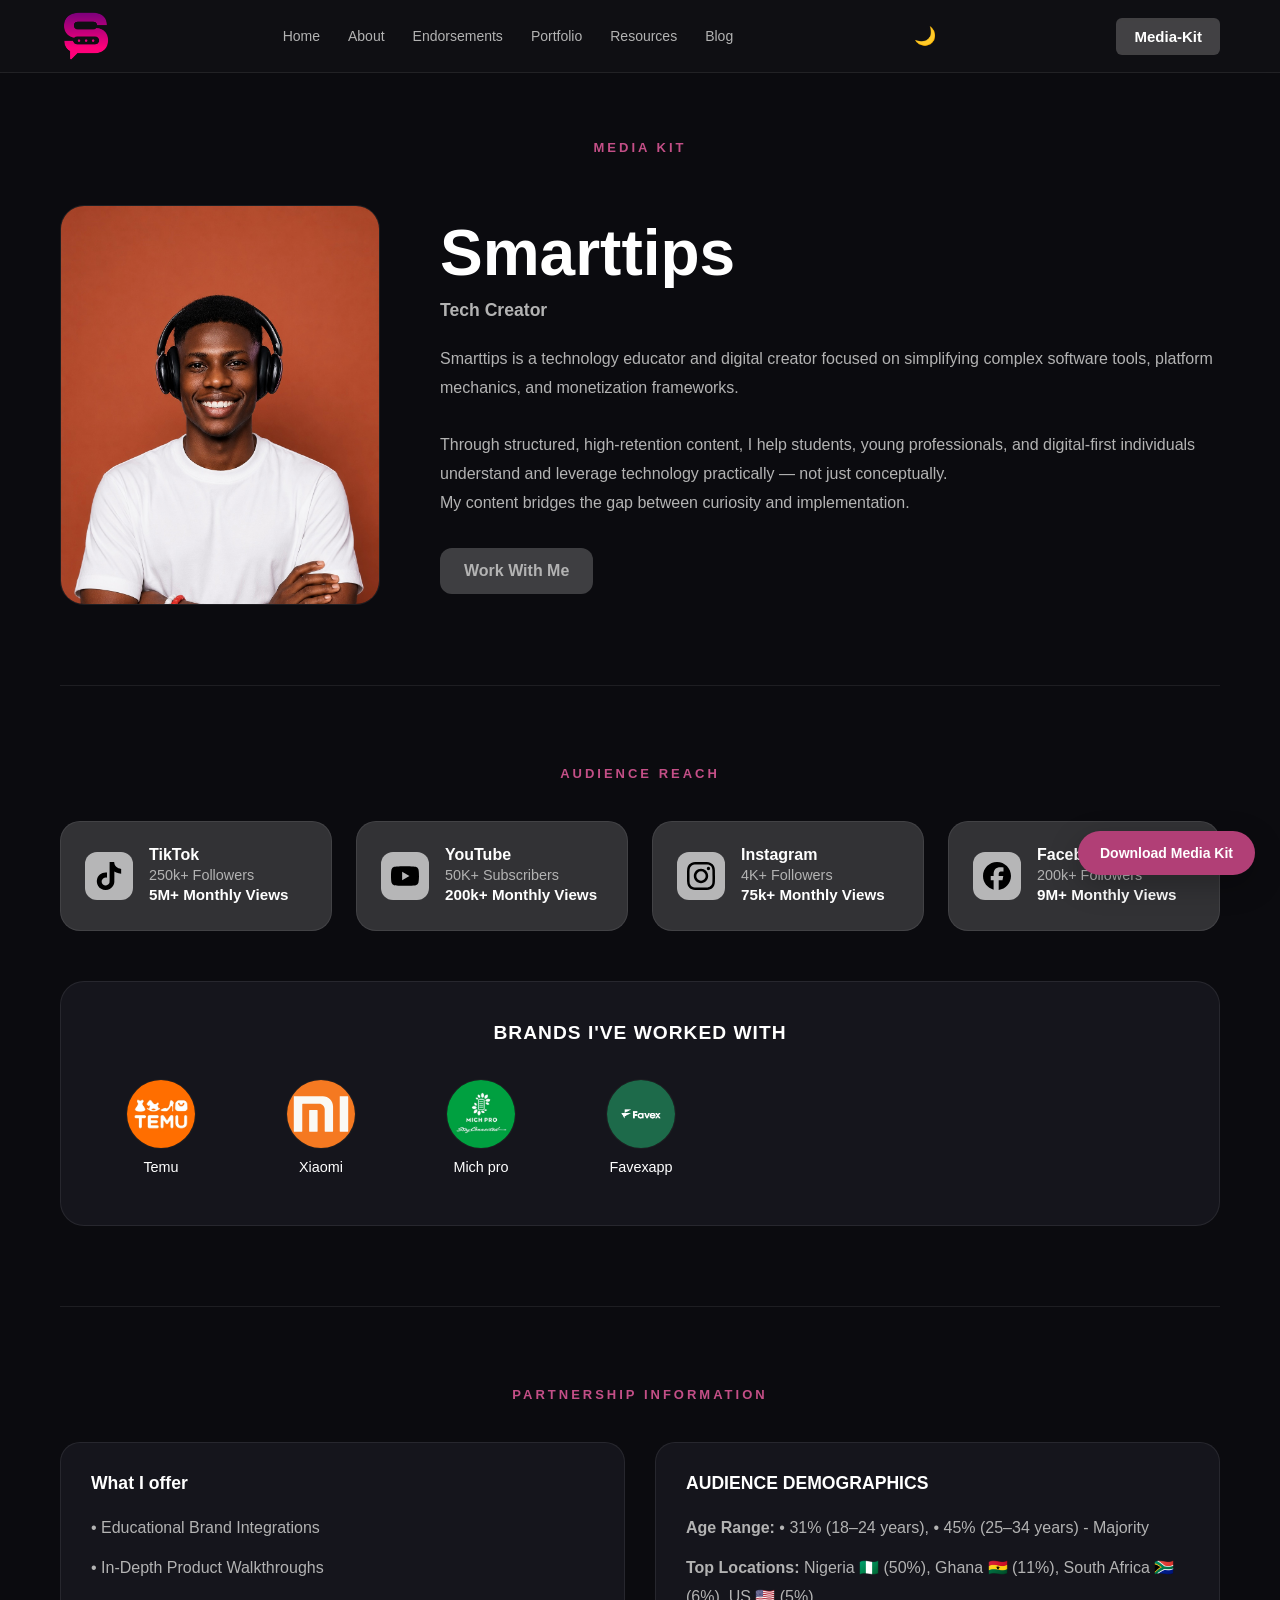
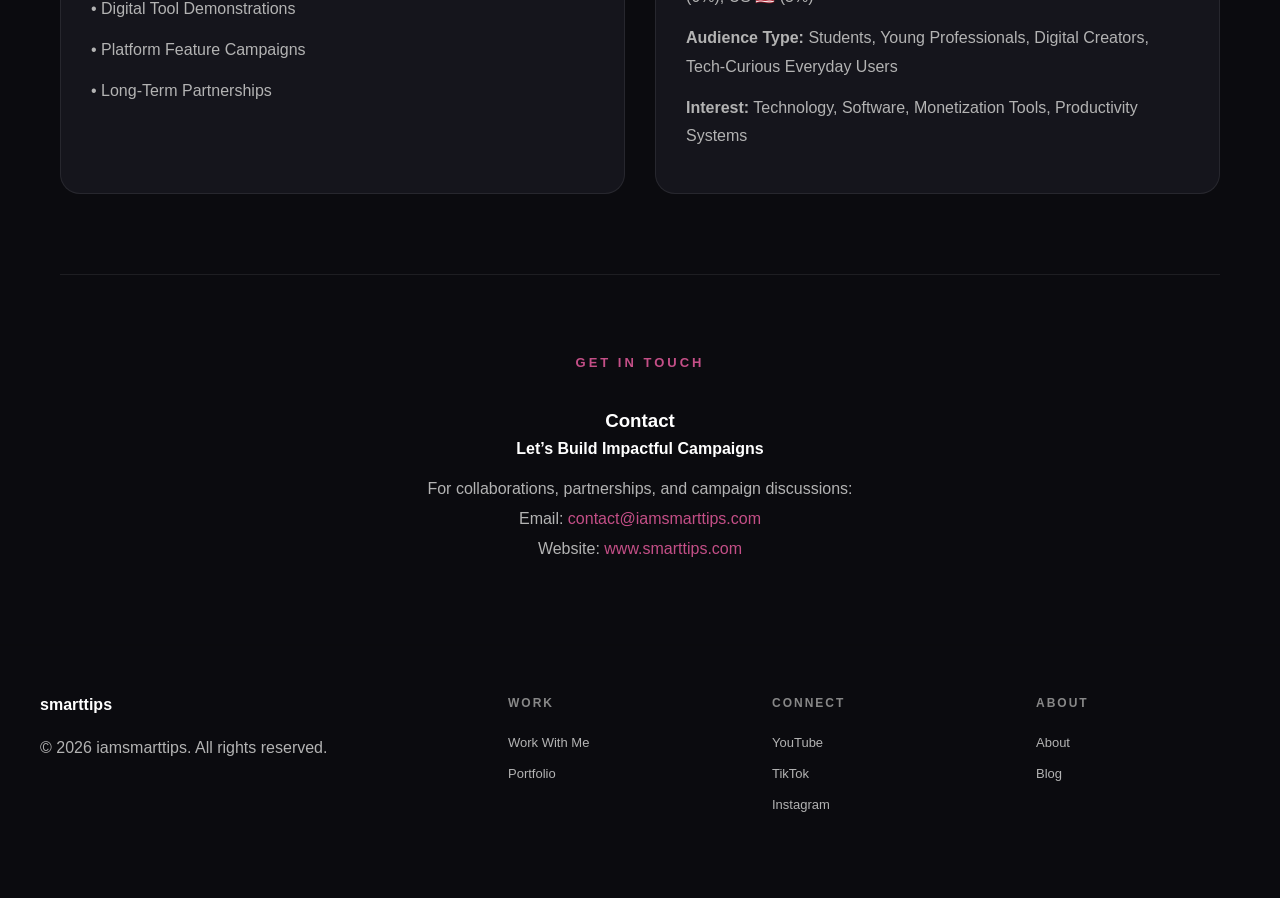
<file: media-kit.html>
<!DOCTYPE html>
<html lang="en">
  <head>
    <meta charset="UTF-8">
    <meta name="viewport" content="width=device-width, initial-scale=1.0">
    <link rel="icon" href="assets/icons/SMARTTIPS LOGO Favicon.png">

    <title>Smarttips Media Kit | Tech Creator & Brand Partnerships</title>

    <meta name="robots" content="index, follow">
    <meta name="author" content="Micheal Egwuonwu">

    <meta name="description"
      content="View the Smarttips media kit, including audience reach, demographics, content services, brand partnerships, and collaboration opportunities.">

    <link rel="canonical" href="https://iamsmarttips.com/media-kit.html">

        <!-- Open Graph -->
    <meta property="og:type" content="website">
    <meta property="og:title" content="Smarttips Media Kit | Tech Creator & Brand Partnerships">
    <meta property="og:description" content="View the Smarttips media kit, including audience reach, demographics, content services, brand partnerships, and collaboration opportunities.">
    <meta property="og:url" content="https://iamsmarttips.com/media-kit.html">
    <meta property="og:site_name" content="Smarttips">
    <meta property="og:image" content="https://iamsmarttips.com/assets/images/Egwuonwu-Micheal2022.png">
    <meta property="og:image:alt" content="Smarttips — Tech Creator Media Kit">

        <!-- Twitter / X -->
    <meta name="twitter:card" content="summary_large_image">
    <meta name="twitter:title" content="Smarttips Media Kit | Tech Creator & Brand Partnerships">
    <meta name="twitter:description" content="View the Smarttips media kit, including audience reach, demographics, content services, brand partnerships, and collaboration opportunities.">
    <meta name="twitter:image" content="https://iamsmarttips.com/assets/images/Egwuonwu-Micheal2022.png">
    <meta name="twitter:image:alt" content="Smarttips — Tech Creator Media Kit">

    <link
    href="https://fonts.googleapis.com/css2?family=Inter:wght@300;400;500;600;700;800&display=swap"
    rel="stylesheet">

      <link rel="stylesheet" href="css/variables.css">
      <link rel="stylesheet" href="css/global.css">
      <link rel="stylesheet" href="css/navbar.css">
      <link rel="stylesheet" href="css/footer.css">
    <link rel="stylesheet" href="css/media-kit.css">
  </head>

<body>

<!-- NAVBAR -->
<nav class="navbar">

  <div class="nav-container">

    <div class="logo">
      <img src="assets/icons/SMARTTIPS LOGO Favicon.png" alt="smarttips website logo">
    </div>

            <div class="nav-links">
               <a href="index.html">Home</a>
               <a href="about.html">About</a>
               <a href="endorsements.html">Endorsements</a>
               <a href="portfolio.html">Portfolio</a>
               <a href="shop.html">Resources</a>
               <a href="blog.html" target="_blank" rel="noopener">Blog</a>
            </div>

    <div class="theme-toggle">
    🌙
    </div>

    <a href="media-kit.html" class="nav-btn">
    Media-Kit
    </a>

  <!-- MOBILE MENU BUTTON -->
  <div class="menu-toggle">

    <span></span>
    <span></span>
    <span></span>

  </div>

  </div>

</nav>

<!-- MOBILE MENU -->

<div class="mobile-menu">

  <!-- HEADER -->

    <button class="close-menu">
      ✕
    </button>

  <!-- PROFILE -->

  <div class="mobile-profile">

    <img
      src="assets/images/Egwuonwu-Micheal2022.png"
      alt="Smarttips tech creator">

    <h3>Smarttips</h3>

    <p>Tech Creator & Storyteller</p>

  </div>

  <!-- NAVIGATION -->

<div class="mobile-links">

  <a href="index.html">

    <span class="menu-icon">
      <img src="assets/icons/house.svg" alt="Home">
    </span>

    <span class="menu-text">Home</span>

  </a>

    <a href="portfolio.html">

    <span class="menu-icon">
      <img src="assets/icons/clapperboard.svg" alt="Content">
    </span>

    <span class="menu-text">Portfolio</span>

  </a>

  <a href="about.html">

    <span class="menu-icon">
      <img src="assets/icons/user.svg" alt="About">
    </span>

    <span class="menu-text">About</span>

  </a>

  <a href="shop.html">

    <span class="menu-icon">
      <img src="assets/icons/shopping-bag.svg" alt="Shop">
    </span>

    <span class="menu-text">Resources</span>

  </a>

  <a href="endorsements.html">
    <span class="menu-icon">
        <img src="assets/icons/square-pen.svg" alt="Endorsements" />
    </span>

    <span class="menu-text">Endorsements</span>
  </a>

  <a href="blog.html" target="_blank" rel="noopener noreferrer">

    <span class="menu-icon">
      <img src="assets/icons/square-pen.svg" alt="Blog">
    </span>

    <span class="menu-text">Blog</span>

  </a>

  <a href="media-kit.html">

    <span class="menu-icon">
      <img src="assets/icons/file-text.svg" alt="Media Kit">
    </span>

    <span class="menu-text">Media Kit</span>

  </a>

</div>

  <!-- SOCIALS -->

<div class="mobile-socials">

  <h4>FIND ME</h4>

  <a href="https://www.tiktok.com/@iamsmarttips?_r=1&_t=ZN-97TVsEQUXy7"
     target="_blank"
     rel="noopener noreferrer">

    <div class="social-left">

      <img
        src="assets/icons/TT.png"
        alt="TikTok">

      <span>TikTok</span>

    </div>

    <span class="external-icon">

      <img
        src="assets/icons/external-link.svg"
        alt="External Link">

    </span>

  </a>

  <a href="https://youtube.com/@iamsmarttips?si=r2zOyhBVSeAdS86y"
     target="_blank"
      rel="noopener noreferrer">
    <div class="social-left">

      <img
        src="assets/icons/yt.png"
        alt="YouTube">

      <span>YouTube</span>

    </div>

    <span class="external-icon">

      <img
        src="assets/icons/external-link.svg"
        alt="External Link">

    </span>

  </a>

  <a href="https://www.instagram.com/smarttips_techcreator?igsh=MWduMXdvc20xcTI0"
     target="_blank"
     rel="noopener noreferrer">

    <div class="social-left">

      <img
        src="assets/icons/IG.png"
        alt="Instagram">

      <span>Instagram</span>

    </div>

    <span class="external-icon">

      <img
        src="assets/icons/external-link.svg"
        alt="External Link">

    </span>

  </a>

  <a href="https://www.facebook.com/share/18SCiGnuAE/?mibextid=wwXIfr"
     target="_blank"
     rel="noopener noreferrer">

    <div class="social-left">

      <img
        src="assets/icons/fb.png"
        alt="Facebook">

    <span>Facebook</span>

    </div>

    <span class="external-icon">

      <img
        src="assets/icons/external-link.svg"
        alt="External Link">

    </span>

  </a>

  <a href="mailto:contact@iamsmarttips.com">

    <div class="social-left">

      <img
        src="assets/icons/gmail.png"
        alt="Email">

      <span>Email</span>

    </div>

    <span class="external-icon">

      <img
        src="assets/icons/external-link.svg"
        alt="External Link">

    </span>

  </a>

</div>

  <!-- CTA -->

  <div class="mobile-cta">

    <a href="mailto:contact@iamsmarttips.com">

      Work With Me

    </a>

  </div>

</div>

<div class="mobile-overlay"></div>

        <a href="assets/images/Smarttips media-kit.pdf" 
        class="download-btn" 
        download>
        Download Media Kit
        </a>


<div class="container">

  <div class="page-label reveal">
  MEDIA KIT
</div>

  <!-- HERO -->
  <div class="hero reveal">
    <img src="assets/images/Egwuonwu-Micheal2022.png" alt="Smarttips tech creator" loading="eager">

    <div class="hero-text">
      <h1>Smarttips</h1>
      <h2>Tech Creator</h2>
      <p>
        Smarttips is a technology educator and digital creator focused 
        on simplifying complex software tools, platform mechanics, and monetization frameworks. <br>  <br>
        Through structured, high-retention content, I help students, young professionals, and digital-first 
        individuals understand and leverage technology practically — not just conceptually. <br>
        My content bridges the gap between curiosity and implementation.
      </p>

        <a href="mailto:contact@iamsmarttips.com"

        class="hero-cta">

        Work With Me

      </a>
    </div>



  </div>

  <div class="divider"></div>


  <div class="section-title reveal">
  Audience Reach
</div>
  

  <!-- METRICS -->
  <div class="social-section reveal">

    <a href="https://www.tiktok.com/@iamsmarttips?_r=1&_t=ZN-97TVsEQUXy7" target="_blank" rel="noopener" class="social-item">
      <img src="assets/icons/tiktok.svg" alt="TikTok">
      <div>
        <h4>TikTok</h4>
        <p>250k+ Followers</p>
        <p class="numbers">5M+ Monthly Views</p>
      </div>
    </a>
  
    <a href="https://youtube.com/@iamsmarttips?si=r2zOyhBVSeAdS86y" target="_blank" rel="noopener" class="social-item">
      <img src="assets/icons/youtube.svg" alt="YouTube">
      <div>
        <h4>YouTube</h4>
        <p>50K+ Subscribers</p>
        <p class="numbers">200k+ Monthly Views</p>
      </div>
    </a>
  
    <a href="https://www.instagram.com/smarttips_techcreator?igsh=MWduMXdvc20xcTI0" target="_blank" rel="noopener" class="social-item">
      <img src="assets/icons/instagram.svg" alt="Instagram">
      <div>
        <h4>Instagram</h4>
        <p>4K+ Followers</p>
        <p class="numbers">75k+ Monthly Views</p>
      </div>
    </a>
  
    <a href="https://www.facebook.com/share/18SCiGnuAE/?mibextid=wwXIfr" target="_blank" rel="noopener" class="social-item">
      <img src="assets/icons/facebook.svg" alt="Facebook">
      <div>
        <h4>Facebook</h4>
        <p>200k+ Followers</p>
        <p class="numbers">9M+ Monthly Views</p>
      </div>
    </a>
  
  </div>

    <!-- BRANDS -->
  <div class="brands reveal">

    <h3>BRANDS I'VE WORKED WITH</h3>

    <div class="brand-logos">

      <a href="https://www.temu.com" target="_blank" rel="noopener" class="brand-item">
        <img src="assets/icons/Temu-logo.webp" alt="Temu">
        <span>Temu</span>
      </a>

      <a href="https://www.mi.com" target="_blank" rel="noopener" class="brand-item">
        <img src="assets/icons/xiaomi-logo-vector.svg" alt="Xiaomi">
        <span>Xiaomi</span>
      </a>

      <a href="https://michpro.store/main/home" target="_blank" rel="noopener" class="brand-item">
        <img src="assets/icons/mich-pro.jpeg" alt="Mich pro">
        <span>Mich pro</span>
      </a>

      <a href="https://favexapp.com/" target="_blank" rel="noopener" class="brand-item">
        <img src="assets/icons/favex.png" alt="Favexapp">
        <span>Favexapp</span>
      </a>

    </div>
  </div>

  <div class="divider"></div>

  <div class="section-title reveal">
   Partnership Information
  </div>

  <!-- SERVICES + DEMOGRAPHICS -->
  <div class="split reveal">

    <div class="split-box">
      <h3>What I offer</h3>
      <ul>
        <li>• Educational Brand Integrations</li>
        <li>• In-Depth Product Walkthroughs</li>
        <li>• Digital Tool Demonstrations</li>
        <li>• Platform Feature Campaigns</li>
        <li>• Long-Term Partnerships</li>
      </ul>
    </div>


    <div class="split-box">
        <h3>AUDIENCE DEMOGRAPHICS</h3>
        <ul>
          <li><strong>Age Range:</strong> 	
            •	31% (18–24 years), •	45% (25–34 years) - Majority</li>
          <li><strong>Top Locations:</strong> Nigeria 🇳🇬 (50%), Ghana 🇬🇭 (11%), South Africa 🇿🇦 (6%), US 🇺🇸 (5%) </li>
          <li><strong>Audience Type:</strong> Students, Young Professionals, Digital Creators, Tech-Curious Everyday Users</li>
          <li><strong>Interest:</strong> Technology, Software, Monetization Tools, Productivity Systems</li>
        </ul>
      </div>

    <!-- RATE CARD 
    <div class="split-box">
        <h3>RATE CARD</h3>
        <ul>
          <li><strong>TikTok Brand Integration:</strong> — $100+</li>
          <li><strong>TikTok Dedicated Review Video:</strong> $200+</li>
          <li><strong>YouTube Integration:</strong> $150+</li>
          <li><strong>YouTube Dedicated Review Video:</strong> $350+</li>
          <li><strong>UGC Content Package:</strong> $500+</li>
          <li><strong>Long-Term Partnership:</strong> Custom Quote</li>
        </ul>
        <p style="font-size:13px; color:#777;">
            Final pricing varies based on deliverables, exclusivity, usage rights, and campaign scope.
        </p>
      </div> -->
      

  </div>

 <!-- <div class="split-box">
    <h3>PERFORMANCE SNAPSHOT</h3>
    <p>Cody’s educational content generates over 1M+ monthly views across TikTok, YouTube, 
        Instagram, and Facebook, delivering structured, high-retention technology content to a digital-first audience.</p>
    <ul>
      <li>• 800,000+ Monthly TikTok Views</li>
      <li>• 10,000+ Monthly YouTube Views</li>
      <li>• 5,000+ Monthly Instagram Views</li>
      <li>• 5,000+ Monthly Facebook Views</li>
      <li>• Multi-Platform Digital Distribution</li>
    </ul>
  </div> -->
  

    


  <div class="divider"></div>

  <!-- CONTENT PREVIEW 
  <div class="preview">
    <img src="assets/images/sample1.jpg">
    <img src="assets/images/sample2.jpg">
    <img src="assets/images/sample3.jpg">
  </div>  

  <div class="divider"></div>-->


  <!-- CONTACT -->
   <div class="section-title reveal">

    Get In Touch

  </div>
  <div class="contact reveal">
    <h3>Contact</h3>
    <h4>Let’s Build Impactful Campaigns</h4>
    <p>For collaborations, partnerships, and campaign discussions:</p>
    <p>
      Email:
      <a href="mailto:contact@iamsmarttips.com">
        contact@iamsmarttips.com
      </a>
    </p>

    <p>
      Website:
      <a href="https://iamsmarttips.com/ target="_blank" rel="noopener"> 
        www.smarttips.com
      </a>
    </p>
  </div>

</div>

<!-- FOOTER -->
<footer class="footer">

  <div class="footer-container">

    <div class="footer-top">

      <div class="footer-brand">

        <h3>
          smarttips
        </h3>

        <p>
          © 2026 iamsmarttips. All rights reserved.
        </p>

      </div>

      <div class="footer-column">

        <h4>WORK</h4>

        <a href="mailto:contact@iamsmarttips.com">Work With Me</a>
        <a href="portfolio.html">Portfolio</a>

      </div>

    <div class="footer-column">

      <h4>CONNECT</h4>

      <a href="https://youtube.com/@iamsmarttips?si=r2zOyhBVSeAdS86y"
        target="_blank"
        rel="noopener noreferrer">
        YouTube
      </a>

      <a href="https://www.tiktok.com/@iamsmarttips?_r=1&_t=ZN-97TVsEQUXy7"
        target="_blank"
        rel="noopener noreferrer">
        TikTok
      </a>

      <a href="https://www.instagram.com/smarttips_techcreator?igsh=MWduMXdvc20xcTI0"
        target="_blank"
        rel="noopener noreferrer">
        Instagram
      </a>

    </div>

      <div class="footer-column">

        <h4>ABOUT</h4>

        <a href="about.html">About</a>
        <a href="blog.html">Blog</a>

      </div>

    </div>

    <div class="footer-bottom">

      <p>
        © 2026 iamsmarttips. All rights reserved.
      </p>

      <div class="socials">
        <a href="https://youtube.com/@iamsmarttips?si=r2zOyhBVSeAdS86y">YouTube</a>
        <a href="https://www.tiktok.com/@iamsmarttips?_r=1&_t=ZN-97TVsEQUXy7">TikTok</a>
        <a href="https://www.instagram.com/smarttips_techcreator?igsh=MWduMXdvc20xcTI0">Instagram</a>
        <a href="https://www.facebook.com/share/18SCiGnuAE/?mibextid=wwXIfr">Facebook</a>
        <a href="mailto:contact@iamsmarttips.com">Email</a>
      </div>

    </div>

  </div>

</footer>

<!-- ================= SCRIPTS ================= -->

<script src="js/script.js"></script>
<script src="js/animations.js"></script>
<script src="js/theme.js"></script>

</body>
</html>
</file>
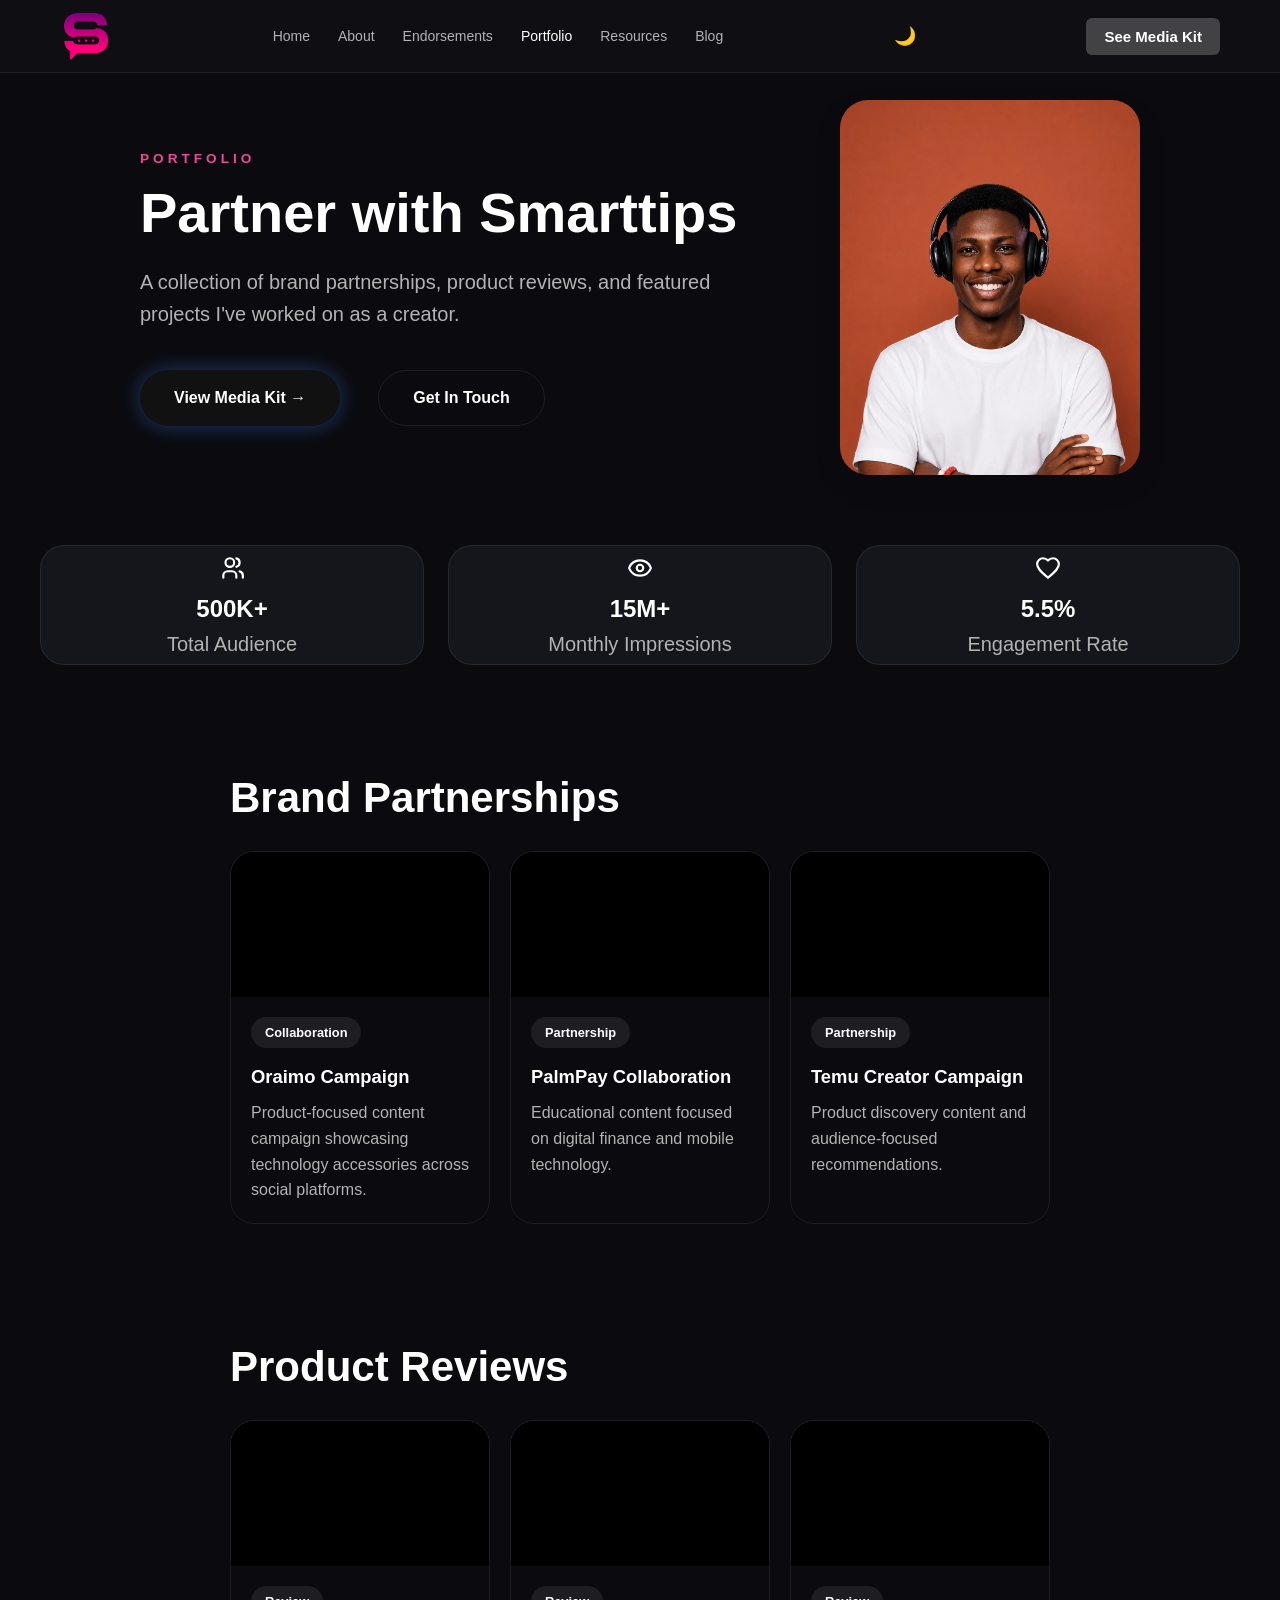
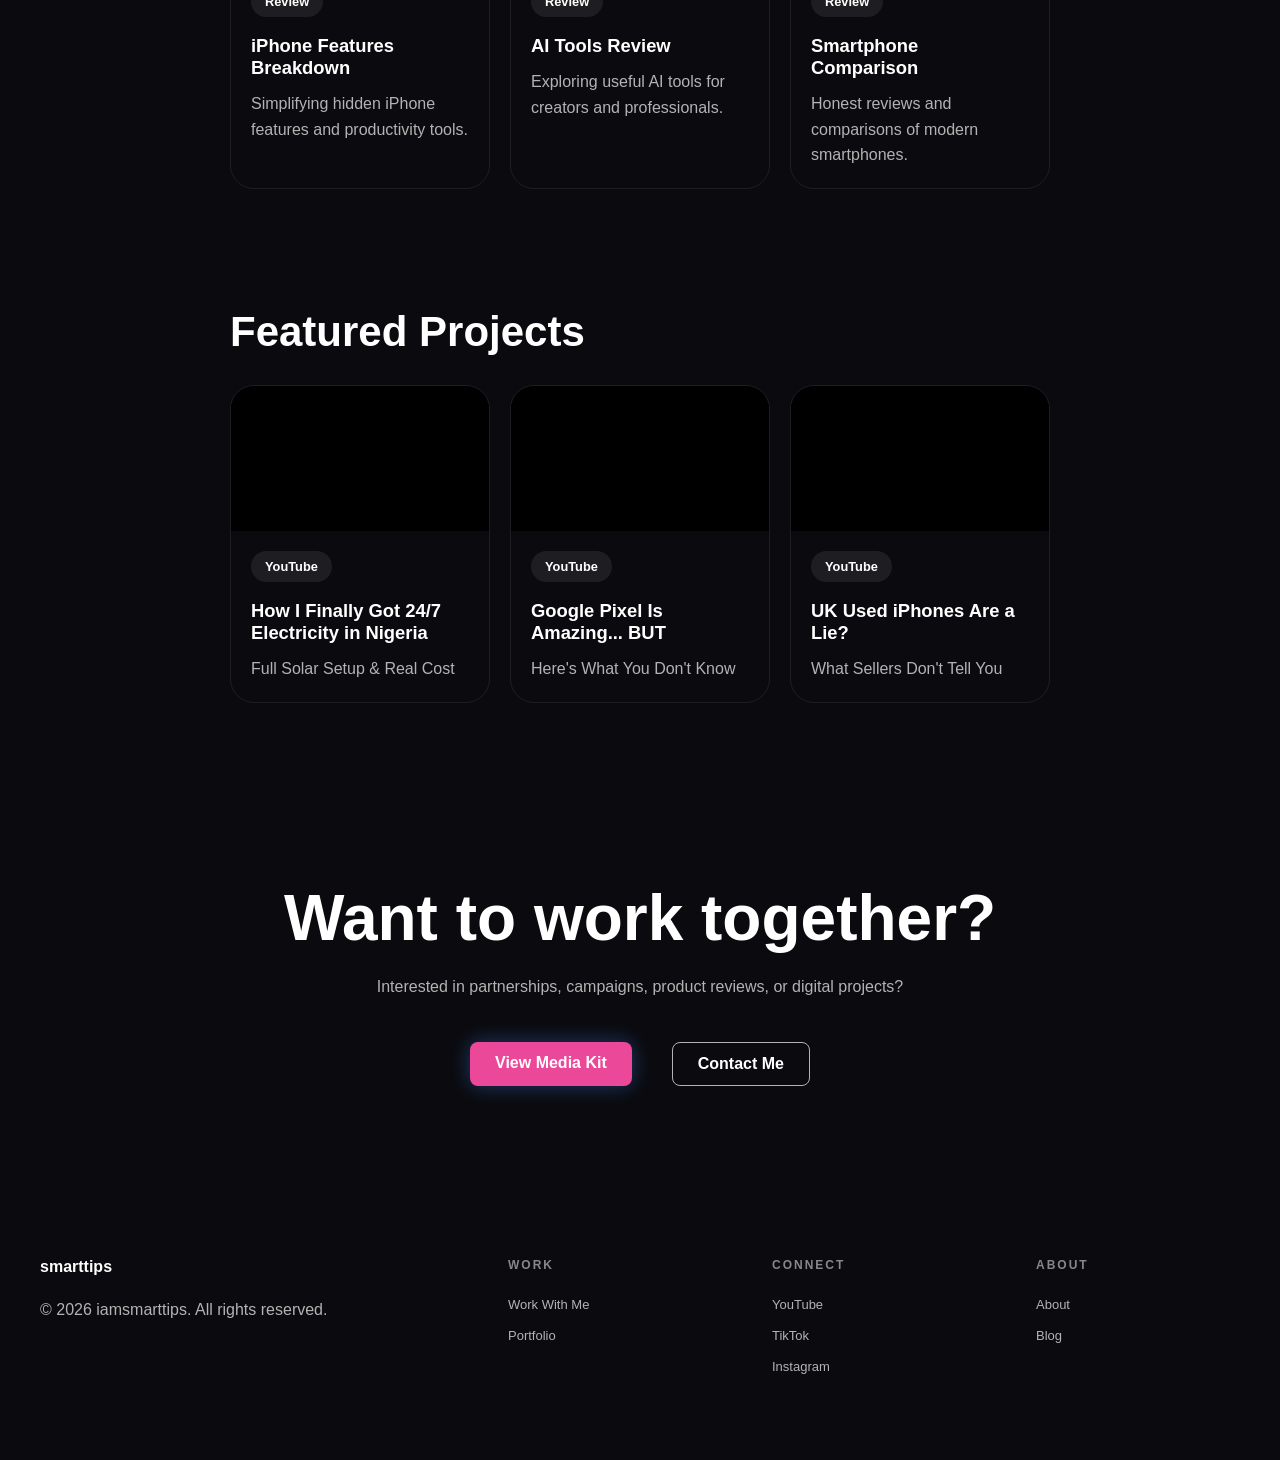
<file: portfolio.html>
<!doctype html>
<html lang="en">
   <head>
      <meta charset="UTF-8" />
      <meta name="viewport" content="width=device-width, initial-scale=1.0" />
      <link rel="icon" href="assets/icons/SMARTTIPS LOGO Favicon.png" />

      <title>Smarttips Portfolio | Brand Partnerships & Tech Reviews</title>
      <meta
         name="description"
         content="Explore Smarttips' portfolio of brand partnerships, tech product reviews, creator campaigns, and featured projects across technology and digital media."
      />
      <link rel="canonical" href="https://iamsmarttips.com/portfolio.html" />
      <!-- Open Graph -->
      <meta property="og:type" content="website" />
      <meta
         property="og:title"
         content="Smarttips Portfolio | Brand Partnerships & Tech Reviews"
      />
      <meta
         property="og:description"
         content="Explore Smarttips' portfolio of brand partnerships, tech product reviews, creator campaigns, and featured projects across technology and digital media."
      />
      <meta
         property="og:url"
         content="https://iamsmarttips.com/portfolio.html"
      />
      <meta property="og:site_name" content="Smarttips" />
      <meta
         property="og:image"
         content="https://iamsmarttips.com/assets/images/Egwuonwu-Micheal2022.png"
      />
      <meta
         property="og:image:alt"
         content="Smarttips — Tech Creator Portfolio"
      />
      <!-- Twitter / X -->
      <meta name="twitter:card" content="summary_large_image" />
      <meta
         name="twitter:title"
         content="Smarttips Portfolio | Brand Partnerships & Tech Reviews"
      />
      <meta
         name="twitter:description"
         content="Explore Smarttips' portfolio of brand partnerships, tech product reviews, creator campaigns, and featured projects across technology and digital media."
      />
      <meta
         name="twitter:image"
         content="https://iamsmarttips.com/assets/images/Egwuonwu-Micheal2022.png"
      />
      <meta name="robots" content="index, follow" />

      <meta
         name="twitter:image:alt"
         content="Smarttips — Tech Creator Portfolio"
      />

      <link rel="stylesheet" href="css/variables.css" />
      <link rel="stylesheet" href="css/global.css" />
      <link rel="stylesheet" href="css/navbar.css" />
      <link rel="stylesheet" href="css/footer.css" />
      <link rel="stylesheet" href="css/portfolio.css" />

      <link
         href="https://fonts.googleapis.com/css2?family=Inter:wght@300;400;500;600;700;800&display=swap"
         rel="stylesheet"
      />
   </head>

   <body>
      <!-- NAVBAR -->
      <nav class="navbar">
         <div class="nav-container">
            <div class="logo">
               <img
                  src="assets/icons/SMARTTIPS LOGO Favicon.png"
                  alt="smarttips website logo"
               />
            </div>

            <div class="nav-links">
               <a href="index.html">Home</a>
               <a href="about.html">About</a>
               <a href="endorsements.html">Endorsements</a>
               <a href="portfolio.html">Portfolio</a>
               <a href="shop.html">Resources</a>
               <a href="blog.html" target="_blank" rel="noopener">Blog</a>
            </div>

            <div class="theme-toggle">🌙</div>

            <a href="media-kit.html" class="nav-btn"> See Media Kit </a>

            <!-- MOBILE MENU BUTTON -->
            <div class="menu-toggle">
               <span></span>
               <span></span>
               <span></span>
            </div>
         </div>
      </nav>

      <!-- MOBILE MENU -->

      <div class="mobile-menu">
         <!-- HEADER -->

         <button class="close-menu">✕</button>

         <!-- PROFILE -->

         <div class="mobile-profile">
            <img
               src="assets/images/Egwuonwu-Micheal2022.png"
               alt="Smarttips tech creator"
            />

            <h3>Smarttips</h3>

            <p>Tech Creator & Storyteller</p>
         </div>

         <!-- NAVIGATION -->

         <div class="mobile-links">
            <a href="index.html">
               <span class="menu-icon">
                  <img src="assets/icons/house.svg" alt="Home" />
               </span>

               <span class="menu-text">Home</span>
            </a>

            <a href="portfolio.html">
               <span class="menu-icon">
                  <img src="assets/icons/clapperboard.svg" alt="Content" />
               </span>

               <span class="menu-text">Portfolio</span>
            </a>

            <a href="about.html">
               <span class="menu-icon">
                  <img src="assets/icons/user.svg" alt="About" />
               </span>

               <span class="menu-text">About</span>
            </a>

            <a href="shop.html">
               <span class="menu-icon">
                  <img src="assets/icons/shopping-bag.svg" alt="Shop" />
               </span>

               <span class="menu-text">Resources</span>
            </a>

            <a href="endorsements.html">
               <span class="menu-icon">
                  <img src="assets/icons/square-pen.svg" alt="Endorsements" />
               </span>

               <span class="menu-text">Endorsements</span>
            </a>

            <a href="blog.html" target="_blank" rel="noopener noreferrer">
               <span class="menu-icon">
                  <img src="assets/icons/square-pen.svg" alt="Blog" />
               </span>

               <span class="menu-text">Blog</span>
            </a>

            <a href="media-kit.html">
               <span class="menu-icon">
                  <img src="assets/icons/file-text.svg" alt="Media Kit" />
               </span>

               <span class="menu-text">Media Kit</span>
            </a>
         </div>

         <!-- SOCIALS -->

         <div class="mobile-socials">
            <h4>FIND ME</h4>

            <a
               href="https://www.tiktok.com/@iamsmarttips?_r=1&_t=ZN-97TVsEQUXy7"
               target="_blank"
               rel="noopener noreferrer"
            >
               <div class="social-left">
                  <img src="assets/icons/TT.png" alt="TikTok" />

                  <span>TikTok</span>
               </div>

               <span class="external-icon">
                  <img
                     src="assets/icons/external-link.svg"
                     alt="External Link"
                  />
               </span>
            </a>

            <a
               href="https://youtube.com/@iamsmarttips?si=r2zOyhBVSeAdS86y"
               target="_blank"
               rel="noopener noreferrer"
            >
               <div class="social-left">
                  <img src="assets/icons/yt.png" alt="YouTube" />

                  <span>YouTube</span>
               </div>

               <span class="external-icon">
                  <img
                     src="assets/icons/external-link.svg"
                     alt="External Link"
                  />
               </span>
            </a>

            <a
               href="https://www.instagram.com/smarttips_techcreator?igsh=MWduMXdvc20xcTI0"
               target="_blank"
               rel="noopener noreferrer"
            >
               <div class="social-left">
                  <img src="assets/icons/IG.png" alt="Instagram" />

                  <span>Instagram</span>
               </div>

               <span class="external-icon">
                  <img
                     src="assets/icons/external-link.svg"
                     alt="External Link"
                  />
               </span>
            </a>

            <a
               href="https://www.facebook.com/share/18SCiGnuAE/?mibextid=wwXIfr"
               target="_blank"
               rel="noopener noreferrer"
            >
               <div class="social-left">
                  <img src="assets/icons/fb.png" alt="Facebook" />

                  <span>Facebook</span>
               </div>

               <span class="external-icon">
                  <img
                     src="assets/icons/external-link.svg"
                     alt="External Link"
                  />
               </span>
            </a>

            <a href="mailto:contact@iamsmarttips.com">
               <div class="social-left">
                  <img src="assets/icons/gmail.png" alt="Email" />

                  <span>Email</span>
               </div>

               <span class="external-icon">
                  <img
                     src="assets/icons/external-link.svg"
                     alt="External Link"
                  />
               </span>
            </a>
         </div>

         <!-- CTA -->

         <div class="mobile-cta">
            <a href="mailto:contact@iamsmarttips.com"> Work With Me </a>
         </div>
      </div>

      <div class="mobile-overlay"></div>

      <!-- HERO -->

      <section class="portfolio-hero">
         <div class="portfolio-hero-container">
            <div class="portfolio-hero-content fade-up">
               <span class="portfolio-label"> PORTFOLIO </span>

               <h1>Partner with Smarttips</h1>

               <p>
                  A collection of brand partnerships, product reviews, and
                  featured projects I've worked on as a creator.
               </p>

               <div class="hero-buttons">
                  <a href="media-kit.html" class="hero-btn primary">
                     View Media Kit →
                  </a>

                  <a
                     href="mailto:contact@iamsmarttips.com"
                     class="hero-btn secondary"
                  >
                     Get In Touch
                  </a>
               </div>
            </div>

            <div class="portfolio-hero-image fade-up delay-1">
               <img
                  src="assets/images/Egwuonwu-Micheal2022.png"
                  alt="Smarttips tech creator"
                  loading="eager"
               />
            </div>
         </div>
      </section>

      <!-- =========================
     SOCIAL STATS
========================= -->

      <section class="social-proof">
         <div class="social-proof-container">
            <div class="social-card fade-up">
               <div class="social-icon">
                  <svg
                     xmlns="http://www.w3.org/2000/svg"
                     width="24"
                     height="24"
                     viewBox="0 0 24 24"
                     fill="none"
                     stroke="currentColor"
                     stroke-width="2"
                     stroke-linecap="round"
                     stroke-linejoin="round"
                  >
                     <path d="M16 21v-2a4 4 0 0 0-4-4H8a4 4 0 0 0-4 4v2" />

                     <circle cx="10" cy="7" r="4" />

                     <path d="M22 21v-2a4 4 0 0 0-3-3.87" />

                     <path d="M16 3.13a4 4 0 0 1 0 7.75" />
                  </svg>
               </div>

               <h3>500K+</h3>

               <p>Total Audience</p>
            </div>

            <div class="social-card fade-up delay1">
               <div class="social-icon">
                  <svg
                     xmlns="http://www.w3.org/2000/svg"
                     width="28"
                     height="28"
                     viewBox="0 0 24 24"
                     fill="none"
                     stroke="currentColor"
                     stroke-width="2"
                     stroke-linecap="round"
                     stroke-linejoin="round"
                  >
                     <path
                        d="M2.062 12.348a1 1 0 0 1 0-.696 10.75 10.75 0 0 1 19.876 0 1 1 0 0 1 0 .696 10.75 10.75 0 0 1-19.876 0"
                     />

                     <circle cx="12" cy="12" r="3" />
                  </svg>
               </div>

               <h3>15M+</h3>

               <p>Monthly Impressions</p>
            </div>

            <div class="social-card fade-up delay2">
               <div class="social-icon">
                  <svg
                     xmlns="http://www.w3.org/2000/svg"
                     width="28"
                     height="28"
                     viewBox="0 0 24 24"
                     fill="none"
                     stroke="currentColor"
                     stroke-width="2"
                     stroke-linecap="round"
                     stroke-linejoin="round"
                  >
                     <path
                        d="m12 21-1.45-1.32C5.4 15.36 2 12.28 2 8.5
              2 5.42 4.42 3 7.5 3
              c1.74 0 3.41.81 4.5 2.09
              C13.09 3.81 14.76 3 16.5 3
              19.58 3 22 5.42 22 8.5
              c0 3.78-3.4 6.86-8.55 11.18L12 21z"
                     />
                  </svg>
               </div>

               <h3>5.5%</h3>

               <p>Engagement Rate</p>
            </div>
         </div>
      </section>

      <!-- BRAND PARTNERSHIPS -->

      <section class="portfolio-section">
         <div class="portfolio-container">
            <h2>Brand Partnerships</h2>

            <div class="portfolio-grid">
               <!-- ORAIMO -->
               <div class="portfolio-card fade-up">
                  <div class="youtube-video">
                     <iframe
                        src="https://www.youtube.com/embed/5FrN01Rb0QU"
                        title="YouTube video"
                        frameborder="0"
                        allow="
                           accelerometer;
                           autoplay;
                           clipboard-write;
                           encrypted-media;
                           gyroscope;
                           picture-in-picture;
                           web-share;
                        "
                        allowfullscreen
                     >
                     </iframe>
                  </div>

                  <div class="portfolio-content">
                     <span class="portfolio-tag"> Collaboration </span>

                     <h3>Oraimo Campaign</h3>

                     <p>
                        Product-focused content campaign showcasing technology
                        accessories across social platforms.
                     </p>
                  </div>
               </div>

               <!-- PALMPAY -->
               <div class="portfolio-card fade-up delay-1">
                  <div class="youtube-video">
                     <iframe
                        src="https://www.youtube.com/embed/zhLv16wjrZ0"
                        title="YouTube video"
                        frameborder="0"
                        allow="
                           accelerometer;
                           autoplay;
                           clipboard-write;
                           encrypted-media;
                           gyroscope;
                           picture-in-picture;
                           web-share;
                        "
                        allowfullscreen
                     >
                     </iframe>
                  </div>

                  <div class="portfolio-content">
                     <span class="portfolio-tag"> Partnership </span>

                     <h3>PalmPay Collaboration</h3>

                     <p>
                        Educational content focused on digital finance and
                        mobile technology.
                     </p>
                  </div>
               </div>

               <!-- TEMU -->
               <div class="portfolio-card fade-up delay-2">
                  <div class="youtube-video">
                     <iframe
                        src="https://www.youtube.com/embed/TEMU_VIDEO_ID"
                        title="Temu Creator Campaign"
                        frameborder="0"
                        allow="
                           accelerometer;
                           autoplay;
                           clipboard-write;
                           encrypted-media;
                           gyroscope;
                           picture-in-picture;
                           web-share;
                        "
                        allowfullscreen
                     >
                     </iframe>
                  </div>

                  <div class="portfolio-content">
                     <span class="portfolio-tag"> Partnership </span>

                     <h3>Temu Creator Campaign</h3>

                     <p>
                        Product discovery content and audience-focused
                        recommendations.
                     </p>
                  </div>
               </div>
            </div>
         </div>
      </section>

      <!-- PRODUCT REVIEWS -->

      <section class="portfolio-section">
         <div class="portfolio-container">
            <h2>Product Reviews</h2>

            <div class="portfolio-grid">
               <!-- VIDEO 1 -->
               <div class="portfolio-card fade-up">
                  <div class="youtube-video">
                     <iframe
                        src="https://www.youtube.com/embed/gAoHUEi-t94"
                        title="iPhone Features Breakdown"
                        frameborder="0"
                        allow="
                           accelerometer;
                           autoplay;
                           clipboard-write;
                           encrypted-media;
                           gyroscope;
                           picture-in-picture;
                           web-share;
                        "
                        allowfullscreen
                     >
                     </iframe>
                  </div>

                  <div class="portfolio-content">
                     <span class="portfolio-tag"> Review </span>

                     <h3>iPhone Features Breakdown</h3>

                     <p>
                        Simplifying hidden iPhone features and productivity
                        tools.
                     </p>
                  </div>
               </div>

               <!-- VIDEO 2 -->
               <div class="portfolio-card fade-up delay-1">
                  <div class="youtube-video">
                     <iframe
                        src="https://www.youtube.com/embed/frxMldUSGzU"
                        title="YouTube video"
                        frameborder="0"
                        allow="
                           accelerometer;
                           autoplay;
                           clipboard-write;
                           encrypted-media;
                           gyroscope;
                           picture-in-picture;
                           web-share;
                        "
                        allowfullscreen
                     >
                     </iframe>
                  </div>

                  <div class="portfolio-content">
                     <span class="portfolio-tag"> Review </span>

                     <h3>AI Tools Review</h3>

                     <p>
                        Exploring useful AI tools for creators and
                        professionals.
                     </p>
                  </div>
               </div>

               <!-- VIDEO 3 -->
               <div class="portfolio-card fade-up delay-2">
                  <div class="youtube-video">
                     <iframe
                        src="https://www.youtube.com/embed/LJlaxEaeQYE"
                        title="YouTube video"
                        frameborder="0"
                        allow="
                           accelerometer;
                           autoplay;
                           clipboard-write;
                           encrypted-media;
                           gyroscope;
                           picture-in-picture;
                           web-share;
                        "
                        allowfullscreen
                     >
                     </iframe>
                  </div>

                  <div class="portfolio-content">
                     <span class="portfolio-tag"> Review </span>

                     <h3>Smartphone Comparison</h3>

                     <p>
                        Honest reviews and comparisons of modern smartphones.
                     </p>
                  </div>
               </div>
            </div>
         </div>
      </section>

      <!-- FEATURED PROJECTS -->

      <section class="portfolio-section">
         <div class="portfolio-container">
            <h2>Featured Projects</h2>

            <div class="portfolio-grid">
               <!-- PROJECT 1 -->
               <div class="portfolio-card fade-up">
                  <div class="youtube-video">
                     <iframe
                        src="https://www.youtube.com/embed/olSSEoXjQuw"
                        title="How I Finally Got 24/7 Electricity in Nigeria"
                        frameborder="0"
                        allow="
                           accelerometer;
                           autoplay;
                           clipboard-write;
                           encrypted-media;
                           gyroscope;
                           picture-in-picture;
                           web-share;
                        "
                        allowfullscreen
                     >
                     </iframe>
                  </div>

                  <div class="portfolio-content">
                     <span class="portfolio-tag"> YouTube </span>

                     <h3>How I Finally Got 24/7 Electricity in Nigeria</h3>

                     <p>Full Solar Setup & Real Cost</p>
                  </div>
               </div>

               <!-- PROJECT 2 -->
               <div class="portfolio-card fade-up delay-1">
                  <div class="youtube-video">
                     <iframe
                        src="https://www.youtube.com/embed/7Soz-ckwBTw"
                        title="Google Pixel Is Amazing... BUT"
                        frameborder="0"
                        allow="
                           accelerometer;
                           autoplay;
                           clipboard-write;
                           encrypted-media;
                           gyroscope;
                           picture-in-picture;
                           web-share;
                        "
                        allowfullscreen
                     >
                     </iframe>
                  </div>

                  <div class="portfolio-content">
                     <span class="portfolio-tag"> YouTube </span>

                     <h3>Google Pixel Is Amazing... BUT</h3>

                     <p>Here's What You Don't Know</p>
                  </div>
               </div>

               <!-- PROJECT 3 -->
               <div class="portfolio-card fade-up delay-2">
                  <div class="youtube-video">
                     <iframe
                        src="https://www.youtube.com/embed/0l-fkFCxA2I"
                        title="UK Used iPhones Are a Lie?"
                        frameborder="0"
                        allow="
                           accelerometer;
                           autoplay;
                           clipboard-write;
                           encrypted-media;
                           gyroscope;
                           picture-in-picture;
                           web-share;
                        "
                        allowfullscreen
                     >
                     </iframe>
                  </div>

                  <div class="portfolio-content">
                     <span class="portfolio-tag"> YouTube </span>

                     <h3>UK Used iPhones Are a Lie?</h3>

                     <p>What Sellers Don't Tell You</p>
                  </div>
               </div>
            </div>
         </div>
      </section>

      <!-- CTA -->

      <section class="portfolio-cta fade-up">
         <div class="portfolio-container">
            <h2>Want to work together?</h2>

            <p>
               Interested in partnerships, campaigns, product reviews, or
               digital projects?
            </p>

            <div class="cta-buttons">
               <a href="media-kit.html" class="btn primary"> View Media Kit </a>

               <a href="mailto:contact@iamsmarttips.com" class="btn secondary">
                  Contact Me
               </a>
            </div>
         </div>
      </section>

      <!-- FOOTER -->
      <footer class="footer">
         <div class="footer-container">
            <div class="footer-top">
               <div class="footer-brand">
                  <h3>smarttips</h3>

                  <p>© 2026 iamsmarttips. All rights reserved.</p>
               </div>

               <div class="footer-column">
                  <h4>WORK</h4>

                  <a href="mailto:contact@iamsmarttips.com">Work With Me</a>
                  <a href="portfolio.html">Portfolio</a>
               </div>

               <div class="footer-column">
                  <h4>CONNECT</h4>

                  <a
                     href="https://youtube.com/@iamsmarttips?si=r2zOyhBVSeAdS86y"
                     target="_blank"
                     rel="noopener noreferrer"
                  >
                     YouTube
                  </a>

                  <a
                     href="https://www.tiktok.com/@iamsmarttips?_r=1&_t=ZN-97TVsEQUXy7"
                     target="_blank"
                     rel="noopener noreferrer"
                  >
                     TikTok
                  </a>

                  <a
                     href="https://www.instagram.com/smarttips_techcreator?igsh=MWduMXdvc20xcTI0"
                     target="_blank"
                     rel="noopener noreferrer"
                  >
                     Instagram
                  </a>
               </div>

               <div class="footer-column">
                  <h4>ABOUT</h4>

                  <a href="about.html">About</a>
                  <a href="blog.html">Blog</a>
               </div>
            </div>

            <div class="footer-bottom">
               <p>© 2026 iamsmarttips. All rights reserved.</p>

               <div class="socials">
                  <a
                     href="https://youtube.com/@iamsmarttips?si=r2zOyhBVSeAdS86y"
                     >YouTube</a
                  >
                  <a
                     href="https://www.tiktok.com/@iamsmarttips?_r=1&_t=ZN-97TVsEQUXy7"
                     >TikTok</a
                  >
                  <a
                     href="https://www.instagram.com/smarttips_techcreator?igsh=MWduMXdvc20xcTI0"
                     >Instagram</a
                  >
                  <a
                     href="https://www.facebook.com/share/18SCiGnuAE/?mibextid=wwXIfr"
                     >Facebook</a
                  >
                  <a href="mailto:contact@iamsmarttips.com">Email</a>
               </div>
            </div>
         </div>
      </footer>

      <script src="js/script.js"></script>
      <script src="js/theme.js"></script>
      <script src="js/animations.js"></script>
   </body>
</html>
</file>
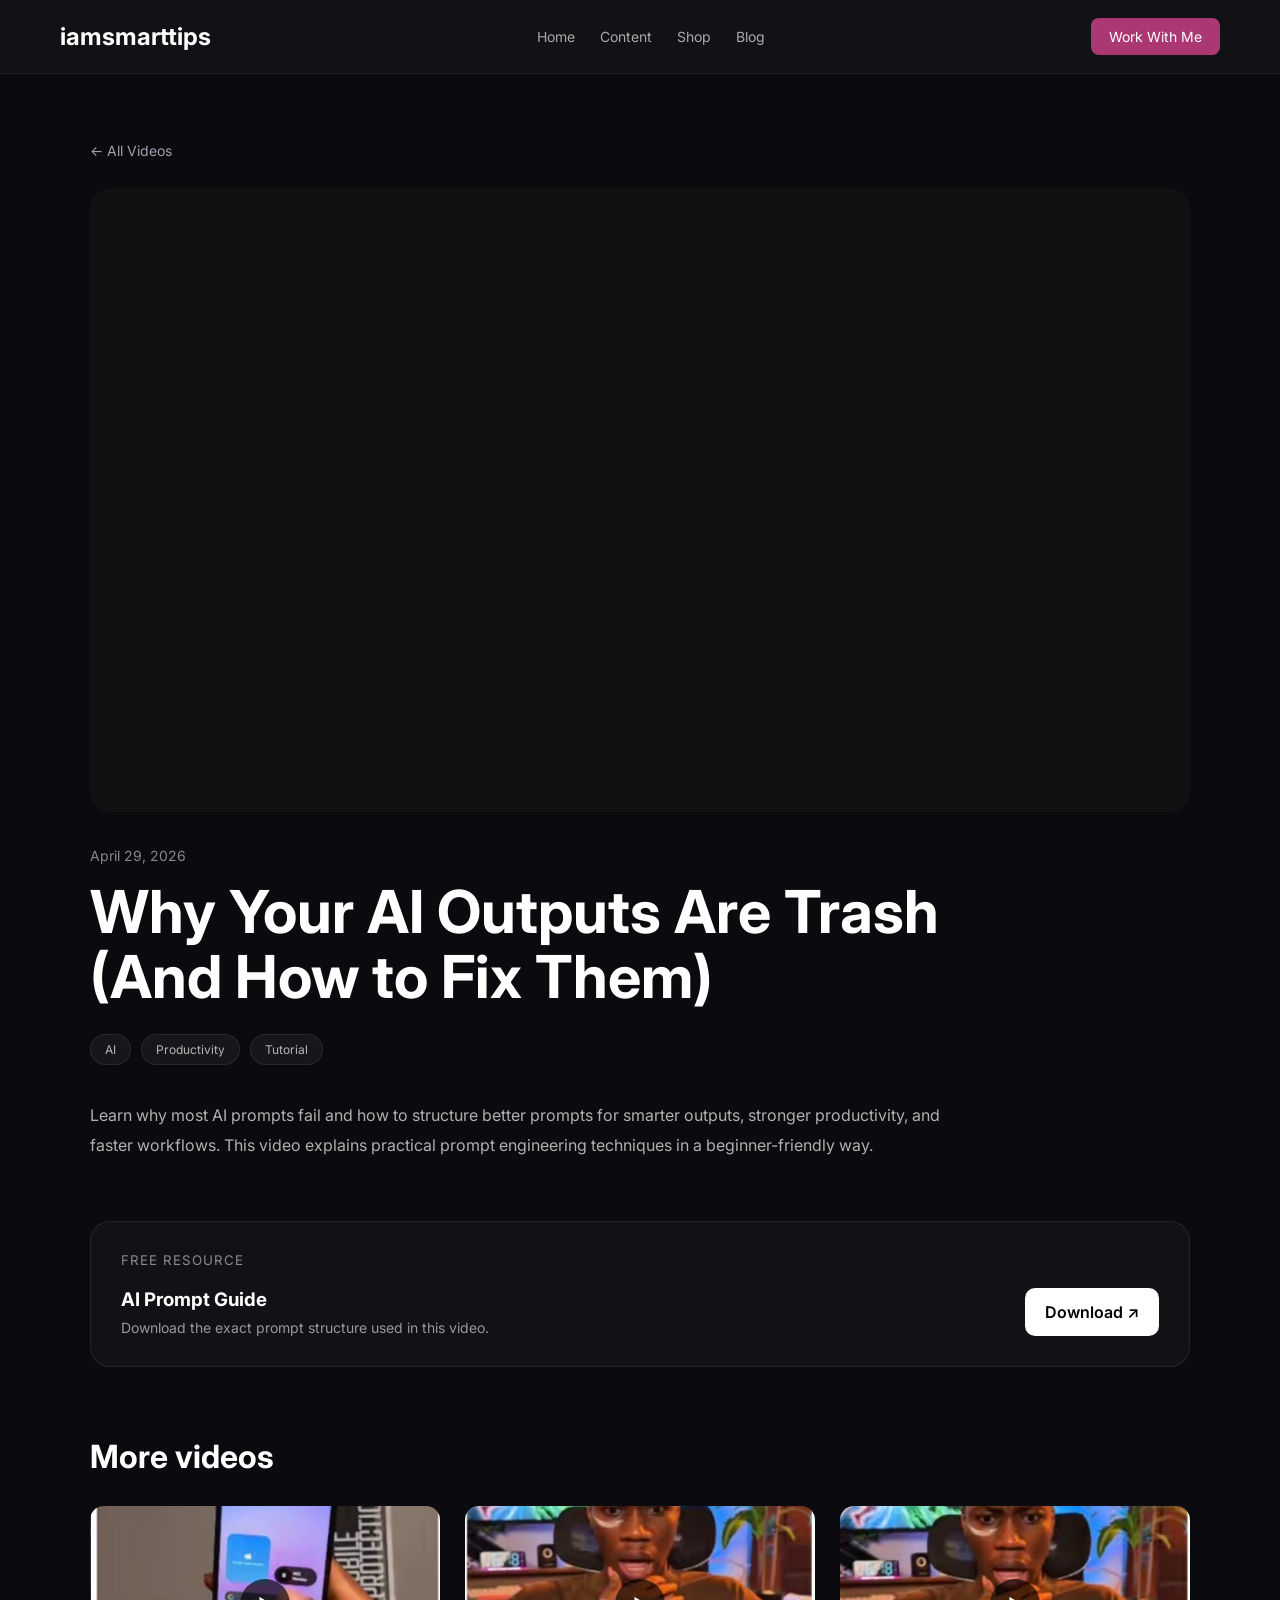
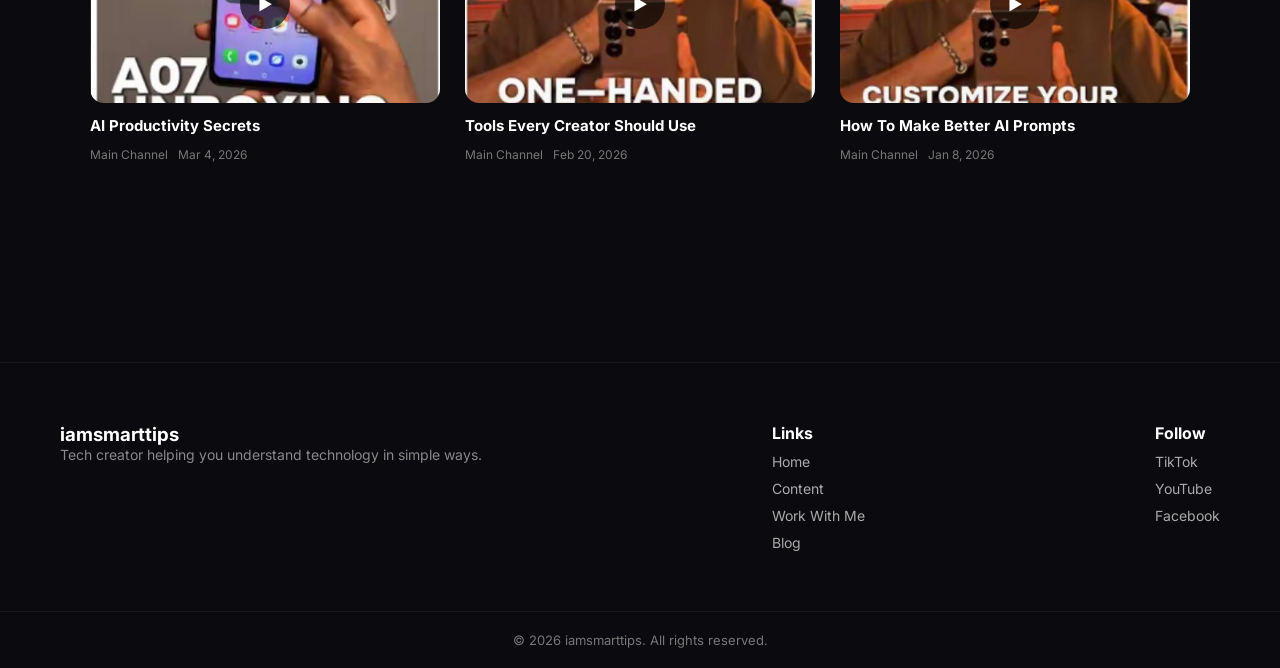
<file: video-details.html>
<!DOCTYPE html>
<html lang="en">
<head>
<meta charset="UTF-8">
<meta name="viewport" content="width=device-width, initial-scale=1.0">

<title>Video | iamsmarttips</title>

<link href="https://fonts.googleapis.com/css2?family=Inter:wght@300;400;500;600;700&display=swap" rel="stylesheet">

<style>

/* RESET */
*{
  margin:0;
  padding:0;
  box-sizing:border-box;
}

body{
  font-family:'Inter', sans-serif;
  background:#0b0b0f;
  color:#fff;
}

/* NAVBAR */
.navbar{
  position:fixed;
  width:100%;
  top:0;
  z-index:1000;

  background:rgba(255,255,255,0.03);
  backdrop-filter:blur(10px);

  border-bottom:1px solid rgba(255,255,255,0.05);
}

.nav-container{
  max-width:1200px;
  margin:auto;

  padding:18px 20px;

  display:flex;
  justify-content:space-between;
  align-items:center;
}

.nav-links{
  display:flex;
  gap:25px;
}

.nav-links a{
  text-decoration:none;
  color:#aaa;
  font-size:14px;

  transition:0.3s ease;
}

.nav-links a:hover{
  color:#fff;
}

.btn{
  background:#ec489ab5;
  padding:10px 18px;
  border-radius:8px;

  color:#fff;
  text-decoration:none;
  font-size:14px;

  transition:0.35s ease;
}

.btn:hover{
  background:#ec4899;
}

/* PAGE */
.video-page{
  padding:140px 20px 100px;
}

.video-container{
  max-width:1100px;
  margin:auto;
}

/* BACK BUTTON */
.back-btn{
  display:inline-block;

  margin-bottom:30px;

  color:#9ca3af;
  text-decoration:none;
  font-size:14px;

  transition:0.3s ease;
}

.back-btn:hover{
  color:#fff;
}

/* VIDEO */
.video-player{
  width:100%;
  overflow:hidden;

  border-radius:20px;

  margin-bottom:35px;

  background:#111;
}

.video-player iframe{
  width:100%;
  aspect-ratio:16/9;
  border:none;
}

/* DATE */
.video-date{
  color:#888;
  font-size:14px;

  margin-bottom:15px;
}

/* TITLE */
.video-title{
  font-size:3.7rem;
  line-height:1.1;

  max-width:900px;

  margin-bottom:25px;
}

/* TAGS */
.tags{
  display:flex;
  flex-wrap:wrap;
  gap:10px;

  margin-bottom:35px;
}

.tag{
  padding:7px 14px;

  border-radius:999px;

  background:rgba(255,255,255,0.05);

  border:1px solid rgba(255,255,255,0.08);

  color:#b4b4b4;
  font-size:12px;
}

/* DESCRIPTION */
.video-description{
  max-width:850px;

  color:#b0b0b0;

  line-height:1.9;
  font-size:1rem;

  margin-bottom:60px;
}

/* RESOURCE BOX */
.resource-box{
  background:rgba(255,255,255,0.03);

  border:1px solid rgba(255,255,255,0.08);

  border-radius:20px;

  padding:30px;

  margin-bottom:70px;
}

.resource-box small{
  display:block;

  margin-bottom:20px;

  color:#8b8b8b;
  letter-spacing:1px;
}

.resource-inner{
  display:flex;
  justify-content:space-between;
  align-items:center;
  gap:20px;
}

.resource-inner h3{
  margin-bottom:8px;
}

.resource-inner p{
  color:#999;
  font-size:14px;
}

.download-btn{
  background:#fff;
  color:#000;

  text-decoration:none;

  padding:14px 20px;
  border-radius:10px;

  font-weight:600;

  transition:0.35s ease;
}

.download-btn:hover{
  background:#ff4d5a;
  color:#fff;

  transform:translateY(-3px);
}

/* MORE VIDEOS */
.more-videos h2{
  font-size:2rem;
  margin-bottom:30px;
}

/* GRID */
.video-grid{
  display:grid;
  grid-template-columns:repeat(3,1fr);
  gap:25px;
}

/* CARD */
.video-card{
  text-decoration:none;
  color:#fff;

  transition:0.35s ease;
}

.video-card:hover{
  transform:translateY(-6px);
}

/* THUMB */
.thumb{
  position:relative;

  overflow:hidden;
  border-radius:14px;

  aspect-ratio:16/9;
}

.thumb img{
  width:100%;
  height:100%;
  object-fit:cover;

  transition:0.35s ease;
}

.video-card:hover img{
  transform:scale(1.05);
}

/* PLAY */
.thumb::after{
  content:"▶";

  position:absolute;
  top:50%;
  left:50%;

  transform:translate(-50%,-50%);

  width:50px;
  height:50px;

  border-radius:50%;

  background:rgba(0,0,0,0.65);

  display:flex;
  align-items:center;
  justify-content:center;

  color:#fff;
}

/* VIDEO INFO */
.video-info{
  margin-top:12px;
}

.video-info h3{
  font-size:15px;
  line-height:1.5;

  margin-bottom:10px;
}

.meta{
  display:flex;
  gap:10px;

  color:#777;
  font-size:12px;
}

/* FOOTER */
.footer{
  margin-top:100px;

  border-top:1px solid rgba(255,255,255,0.05);
}

.footer-container{
  max-width:1200px;
  margin:auto;

  padding:60px 20px;

  display:flex;
  justify-content:space-between;
}

.footer p{
  color:#888;
  font-size:14px;
}

.footer-links,
.footer-socials{
  display:flex;
  flex-direction:column;
  gap:10px;
}

.footer a{
  text-decoration:none;
  color:#aaa;
  font-size:14px;
}

.footer-bottom{
  text-align:center;

  padding:20px;

  border-top:1px solid rgba(255,255,255,0.05);

  color:#777;
  font-size:13px;
}

/* MOBILE */
@media(max-width:900px){

  .video-grid{
    grid-template-columns:1fr 1fr;
  }

  .video-title{
    font-size:2.8rem;
  }

}

@media(max-width:600px){

  .video-grid{
    grid-template-columns:1fr;
  }

  .video-title{
    font-size:2rem;
  }

  .resource-inner{
    flex-direction:column;
    align-items:flex-start;
  }

}

</style>
</head>

<body>

<!-- NAVBAR -->
<nav class="navbar">

  <div class="nav-container">

    <h2>iamsmarttips</h2>

    <div class="nav-links">
      <a href="index.html">Home</a>
      <a href="content.html">Content</a>
      <a href="shop.html">Shop</a>
      <a href="#">Blog</a>
    </div>

    <a href="#" class="btn">
      Work With Me
    </a>

  </div>

</nav>

<!-- PAGE -->
<section class="video-page">

  <div class="video-container">

    <!-- BACK -->
    <a href="content.html" class="back-btn">
      ← All Videos
    </a>

    <!-- VIDEO -->
    <div class="video-player">

      <iframe
        src="https://www.youtube.com/embed/0f19q13AyrY"
        allowfullscreen>
      </iframe>

    </div>

    <!-- DATE -->
    <div class="video-date">
      April 29, 2026
    </div>

    <!-- TITLE -->
    <h1 class="video-title">
      Why Your AI Outputs Are Trash (And How to Fix Them)
    </h1>

    <!-- TAGS -->
    <div class="tags">

      <span class="tag">AI</span>
      <span class="tag">Productivity</span>
      <span class="tag">Tutorial</span>

    </div>

    <!-- DESCRIPTION -->
    <p class="video-description">

      Learn why most AI prompts fail and how to structure better prompts
      for smarter outputs, stronger productivity, and faster workflows.

      This video explains practical prompt engineering techniques in a
      beginner-friendly way.

    </p>

    <!-- RESOURCE -->
    <div class="resource-box">

      <small>FREE RESOURCE</small>

      <div class="resource-inner">

        <div>

          <h3>AI Prompt Guide</h3>

          <p>
            Download the exact prompt structure used in this video.
          </p>

        </div>

        <a href="#" class="download-btn">
          Download ↗
        </a>

      </div>

    </div>

    <!-- MORE VIDEOS -->
    <div class="more-videos">

      <h2>More videos</h2>

      <div class="video-grid">

        <!-- CARD -->
        <a href="#" class="video-card">

          <div class="thumb">
            <img src="assets/images/img2.jpg">
          </div>

          <div class="video-info">

            <h3>
              AI Productivity Secrets
            </h3>

            <div class="meta">
              <span>Main Channel</span>
              <span>Mar 4, 2026</span>
            </div>

          </div>

        </a>

        <!-- CARD -->
        <a href="#" class="video-card">

          <div class="thumb">
            <img src="assets/images/img3.jpg">
          </div>

          <div class="video-info">

            <h3>
              Tools Every Creator Should Use
            </h3>

            <div class="meta">
              <span>Main Channel</span>
              <span>Feb 20, 2026</span>
            </div>

          </div>

        </a>

        <!-- CARD -->
        <a href="#" class="video-card">

          <div class="thumb">
            <img src="assets/images/img4.jpg">
          </div>

          <div class="video-info">

            <h3>
              How To Make Better AI Prompts
            </h3>

            <div class="meta">
              <span>Main Channel</span>
              <span>Jan 8, 2026</span>
            </div>

          </div>

        </a>

      </div>

    </div>

  </div>

</section>

<!-- FOOTER -->
<footer class="footer">

  <div class="footer-container">

    <div>
      <h3>iamsmarttips</h3>

      <p>
        Tech creator helping you understand technology in simple ways.
      </p>
    </div>

    <div class="footer-links">

      <h4>Links</h4>

      <a href="#">Home</a>
      <a href="#">Content</a>
      <a href="#">Work With Me</a>
      <a href="#">Blog</a>

    </div>

    <div class="footer-socials">

      <h4>Follow</h4>

      <a href="#">TikTok</a>
      <a href="#">YouTube</a>
      <a href="#">Facebook</a>

    </div>

  </div>

  <div class="footer-bottom">
    © 2026 iamsmarttips. All rights reserved.
  </div>

</footer>

</body>
</html>
</file>
<file: css/variables.css>
:root{

  /* BACKGROUNDS */
  --bg:#0b0b0f;
  --bg-secondary:#121218;
  --bg-card:#15151c;
  --bg-card-hover:#1f1f28;

  /* TEXT */
  --text:#ffffff;
  --text-secondary:#b3b3b3;
  --text-muted:#888888;

  /* BRAND */
  --primary:#ec4899;
  --accent:#3b82f6;

  /* BORDERS */
  --border:rgba(255,255,255,.08);

  /* NAVBAR */
  --navbar-bg:rgba(20,20,25,.5);

  /* SHADOWS */
  --shadow:0 10px 30px rgba(0,0,0,.4);
}

body.light-theme{

  --bg:#ffffff;
  --bg-secondary:#f6f6f6;
  --bg-card:#ffffff;
  --bg-card-hover:#f2f2f2;

  --text:#111111;
  --text-secondary:#555555;
  --text-muted:#777777;

  --border:rgba(0,0,0,.08);

  --navbar-bg:rgba(255,255,255,.8);

  --shadow:0 10px 30px rgba(0,0,0,.08);
}
</file>
<file: css/global.css>
html{
  scroll-behavior:smooth;
}

* {
  margin: 0;
  padding: 0;
  box-sizing: border-box;
  font-family: Arial, sans-serif;
}

body{
  background:var(--bg);
  color:var(--text);
  transition:.3s ease;
}

p {
  color: var(--text-secondary);
}

a {
  color: var(--primary);
  text-decoration: none;
}

/* =========================
   GLOBAL BUTTONS
========================= */

.btn{
  padding:12px 25px;

  border-radius:8px;

  font-weight:700;
  text-decoration:none;

  transition:0.3s ease;
}

body:not(.light-theme) .hero .buttons{
  margin-top:25px;
}

.btn:hover{
  transform:scale(1.05);
}

/* PRIMARY BUTTON */

.primary{
  background:var(--primary);

  color:#fff;

  box-shadow:0 0 20px rgba(59,130,246,.4);

  transition:all .3s ease;
}

.primary:hover{
  background:var(--text);

  color:var(--primary);

  transform:translateY(-2px);
}

/* SECONDARY BUTTON */

.secondary{
  position:relative;

  margin-left:20px;

  padding:12px 25px;

  border-radius:8px;

  background:transparent;

  color:var(--text);

  border:1px solid var(--text-secondary);

  overflow:hidden;
}

/* SVG BORDER */

.secondary svg{
  position:absolute;
  inset:0;

  width:100%;
  height:100%;

  pointer-events:none;
}

.secondary rect{
  fill:none;

  stroke:var(--accent);

  stroke-width:2;

  stroke-dasharray:400;
  stroke-dashoffset:400;

  transition:stroke-dashoffset .6s ease;

  rx:8;
  ry:8;
}

.secondary:hover rect{
  stroke-dashoffset:0;
}

.secondary:hover{
  background:rgba(255,255,255,.05);
}


/* =========================
   SCROLL REVEAL ANIMATIONS
========================= */

/* BASE */

.reveal{
  opacity: 0;

  transform: translateY(40px);

  transition:
    opacity 0.8s ease,
    transform 0.8s ease;
}

.reveal.active{
  opacity: 1;

  transform: translateY(0);
}

/* DIRECTION VARIATIONS */

.reveal-left{
  transform: translateX(-60px);
}

.reveal-right{
  transform: translateX(60px);
}

.reveal-left.active,
.reveal-right.active{
  transform: translateX(0);
}

/* OPTIONAL STAGGER */

.reveal:nth-child(1){
  transition-delay: 0.1s;
}

.reveal:nth-child(2){
  transition-delay: 0.2s;
}

.reveal:nth-child(3){
  transition-delay: 0.3s;
}

/* =========================
   FEATURED CARD STAGGER
========================= */

.video-scroll .featured-card{
  opacity: 0;

  transform: translateY(40px);
}

.video-scroll.active .featured-card{
  opacity: 1;

  transform: translateY(0);
}

/* DELAYS */

.video-scroll.active .featured-card:nth-child(1){
  transition: .5s ease .1s;
}

.video-scroll.active .featured-card:nth-child(2){
  transition: .5s ease .2s;
}

.video-scroll.active .featured-card:nth-child(3){
  transition: .5s ease .3s;
}

.video-scroll.active .featured-card:nth-child(4){
  transition: .5s ease .4s;
}

.video-scroll.active .featured-card:nth-child(5){
  transition: .5s ease .5s;
}

.video-scroll.active .featured-card:nth-child(6){
  transition: .5s ease .6s;
}
</file>
<file: css/navbar.css>
/* =========================
   NAVBAR
========================= */

.navbar{
  position: fixed;
  top: 0;
  width: 100%;
  z-index: 1000;

  background: var(--navbar-bg);
  backdrop-filter: blur(12px);

  border-bottom: 1px solid var(--border);
}

.nav-container{
  max-width: 1200px;
  margin: auto;

  padding: 10px 20px;

  display: flex;
  justify-content: space-between;
  align-items: center;
}

/* LOGO */

.logo {
  display: flex;
  align-items: center;
  justify-content: center;
  height: 100%;
}

.logo img {
  width: 52px;
  height: 52px;
  object-fit: contain;
  display: block;
}

/* NAV LINKS */

.nav-links{
  display: flex;
  gap: 28px;
}

.nav-links a{
  color: var(--text-secondary);
  font-size: 14px;

  transition: 0.3s ease;
}

.nav-links a:hover,
.nav-links a.active{
  color: var(--text);
}

/* THEME TOGGLE */

.theme-toggle{
  width:42px;
  height:42px;

  display:flex;
  align-items:center;
  justify-content:center;

  border-radius:50%;

  cursor:pointer;

  font-size:18px;

  transition:
    background .3s ease,
    color .3s ease,
    transform .35s cubic-bezier(.2,.8,.2,1);
}

/* Rotation animation */

.theme-toggle.rotate{

    transform:

        scale(.88)

        rotate(180deg);

}

.theme-toggle.finish{

    transform:

        scale(1.08)

        rotate(180deg);

}

body:not(.light-theme) .theme-toggle{
    color:#fff;
    background:transparent;
}

body:not(.light-theme) .theme-toggle:hover{
    background:#fff;
    color:#111;
}

body.light-theme .theme-toggle{
    color:#111;
    background:transparent;
}

body.light-theme .theme-toggle:hover{
    background:#111;
    color:#fff;
}

.theme-toggle:hover{
    transform:scale(1.08);
}

.theme-toggle:active{
    transform:scale(.95);
}




/* NAVBAR BUTTON */
.nav-btn{
  background: rgba(186,182,182,0.3);

  height: 37px;
  padding: 0 18px;

  display: flex;
  align-items: center;
  justify-content: center;

  border-radius: 6px;

  color: var(--text);
  font-size: 15px;
  font-weight: 700;

  transition: 0.4s ease;
}

.nav-btn:hover{
  background: var(--primary);
  color: #fff;
}


/* =========================
   MOBILE MENU TOGGLE
========================= */

.menu-toggle{

  display:none;
  flex-direction:column;
  gap:5px;
  cursor:pointer;
  z-index:1002;

}

.menu-toggle span{

  width:26px;
  height:3px;

  background:var(--text);

  border-radius:999px;

}

@media (max-width:768px){

  .nav-links,
  .nav-btn{

    display:none;

  }

  .menu-toggle{

    display:flex;

  }

}

/* =========================
   MOBILE MENU PANEL
========================= */

html,

body{

  overflow-x:hidden;

}

.mobile-menu{

  position:fixed;

  top:0;
  left:-100%;

  width: 70%;
  max-width: 380px;

  height:100dvh;

  background:#f8f7f5;

  z-index:1001;

  overflow-y:auto;

  display:flex;

  flex-direction:column;

  transition:left .35s ease;

  padding:32px 24px;

  box-sizing: border-box;

  box-shadow:
  12px 0 40px rgba(0,0,0,.15);

}

.mobile-menu.active{

  left:0;

}

/* =========================
   HEADER
========================= */



.close-menu{

  position:absolute;

  top:20px;

  right:20px;

  width:auto;

  height:auto;

  border:none;

  background:none;

  color:#777;

  font-size:20px;

  line-height:1;

  cursor:pointer;

  padding:0;

  display:flex;

  align-items:center;

  justify-content:center;

  z-index:10;

}

.close-menu img{

  width:22px;

  height:22px;

  opacity:.6;

}

/* =========================
   PROFILE
========================= */

.mobile-profile{

  text-align:center;

  margin-bottom:32px;

}

.mobile-profile img{

  width:80px;
  height:80px;

  border-radius:50%;

  object-fit:cover;

  margin-bottom:12px;

}

.mobile-profile h3{

  font-size:18px;

  font-weight:700;

  color:#111;

  margin-bottom:4px;

}

.mobile-profile p{

  font-size:14px;

  color:#777;

}

/* =========================
   MAIN LINKS
========================= */

.mobile-links{

  display:flex;

  flex-direction:column;

  gap:4px;

}

.mobile-links a{

  display:flex;

  align-items:center;

  gap:14px;

  padding:10px 12px;

  border-radius:18px;

  text-decoration:none;

  color:#777;

  font-size:14px;

  font-weight:500;

}

.mobile-links a.active{

  background:#f3efef;

  color:#111;

  font-weight:600;

  border-radius:16px;

}

.mobile-links a:active{
  transform:scale(.98);
}

.menu-icon{

  width:24px;

  height:24px;

  display:flex;

  align-items:center;

  justify-content:center;

}

.menu-icon img{

  width:16px;

  height:16px;

  object-fit:contain;

}

.menu-text{

  flex:1;

}

/* =========================
   FIND ME
========================= */

/* =========================
   SOCIAL LINKS
========================= */

.mobile-socials{

  padding-top:25px;

  border-top:1px solid rgba(255,255,255,.08);

}

.mobile-socials h4{

  margin-bottom:18px;

  font-size:.85rem;

  letter-spacing:2px;

  font-weight:500;

  color:var(--text-secondary);

}

.mobile-socials a{

  display:flex;

  justify-content:space-between;

  align-items:center;

  padding:14px 0;

  color:var(--text);

  text-decoration:none;

  transition:.25s ease;

}

.mobile-socials a:hover{

  color:var(--primary);

}

.external-icon{

  display:flex;

  align-items:center;

  justify-content:center;

}

.external-icon img{

  width:18px;

  height:18px;

  opacity:.7;

  transition:.25s ease;

}

.mobile-socials a:hover .external-icon img{

  opacity:1;

  transform:
    translateX(3px)
    translateY(-3px);

}

.social-left{

  display:flex;

  align-items:center;

  gap:14px;

}

.social-left img{

  width:20px;

  height:20px;

  object-fit:contain;

  opacity:.8;

}

.mobile-socials a{

  display:flex;

  justify-content:space-between;

  align-items:center;

  padding:14px 0;

  text-decoration:none;

  color:#111;

}

.mobile-socials a span{

  font-size:14px;

}

/* =========================
   CTA BUTTON
========================= */

.mobile-cta{

  margin-top:20px;


}

.mobile-cta a{

  display:block;

  text-align:center;

  background:#ec4899;

  color:white;

  padding:18px;

  border-radius:20px;

  font-weight:700;

  text-decoration:none;

  font-size:1.1rem;

}

/* =========================
   OVERLAY
========================= */

.mobile-overlay{

  position:fixed;

  inset:0;

  background:rgba(0,0,0,.55);

  opacity:0;

  visibility:hidden;

  z-index:1000;

  transition:.3s ease;

}

.mobile-overlay.active{

  opacity:1;

  visibility:visible;

}


/* =====================================
   VIEW TRANSITION
===================================== */

::view-transition-old(root),
::view-transition-new(root){

    animation:none;

    mix-blend-mode:normal;

}

::view-transition-old(root){

    z-index:1;

    animation:
        oldFade .55s ease forwards;

}

::view-transition-new(root){

    z-index:100;

    animation:
        newScale .55s cubic-bezier(.4,0,.2,1);

}

@keyframes oldFade{

    from{

        opacity:1;
        transform:scale(1);

    }

    to{

        opacity:0;
        transform:scale(.985);

    }

}

@keyframes newScale{

    from{

        opacity:.75;
        transform:scale(1.02);

    }

    to{

        opacity:1;
        transform:scale(1);

    }

}
</file>
<file: css/home.css>
body{
    opacity:0;
    transition:opacity .4s ease;
}

body.loaded{
    opacity:1;
}

body.light-theme{
  background:#e8d8e440;
}

*{
  box-sizing:border-box;
}

html,
body{
  overflow-x:hidden;
}

body,
.navbar,
.hero,
.about,
.featured,
.stats-section,
.social-stats,
.work,
.stack-three,
.footer,
.btn,
.card,
.stat,
.about-tags span,
.featured-card,
.hero-image img {
  transition:
    background-color 0.5s ease,
    color 0.5s ease,
    border-color 0.5s ease,
    box-shadow 0.5s ease,
    opacity 0.5s ease;
}


/* =========================
   HERO SECTION
========================= */

.hero{
  display: flex;
  align-items: center;
  justify-content: space-between;

  max-width: 1300px;
  min-height: 50vh;

  margin: 185px auto 120px;
  padding: 120px 80px;

  gap: 50px;

  position: relative;
  overflow: visible;

  z-index: 1;

  background:
    radial-gradient(
      circle at top right,
      rgba(236,72,153,.2),
      transparent
    ),
    url("../assets/images/bg.png")
    no-repeat center center / cover;
}

/* DARK OVERLAY */

.hero::before{
  content: "";

  position: absolute;
  inset: 0;

  background: linear-gradient(
    to right,
    rgba(0,0,0,.85) 35%,
    rgba(0,0,0,.5) 60%,
    rgba(0,0,0,.15) 75%,
    transparent
  );

  z-index: 2;
}

/* RIGHT GLOW */

.hero::after{
  content: "";

  position: absolute;

  top: 50%;
  right: 5%;

  width: 600px;
  height: 600px;

  background: radial-gradient(
    circle,
    rgba(91,140,255,.6),
    rgba(255,78,205,.5),
    transparent 70%
  );

  filter: blur(120px);

  transform: translateY(-50%);

  z-index: 1;
}

/* HERO TEXT */

.hero-text{
  position: absolute;
  left: 150px;

  max-width: 700px;

  z-index: 2;
}

.hero h1{
  font-size: 4rem;
  line-height: 1.1;

  margin-bottom: 15px;

  color: var(--text);
}

.hero p{
  margin-bottom: 12px;

  color: var(--text-secondary);
}

/* HERO IMAGE */

.hero-image{
  position: absolute;

  right: 0;
  bottom: 0;

  width: 45%;
  max-width: 600px;

  display: flex;
  justify-content: flex-end;
  align-items: flex-end;

  z-index: 2;
}

/* IMAGE GLOW */

.hero-image::before{
  content: "";

  position: absolute;

  width: 700px;
  height: 700px;

  background: radial-gradient(
    circle,
    rgba(91,140,255,.7),
    rgba(255,78,205,.6),
    transparent 70%
  );

  filter: blur(140px);

  top: 50%;
  left: 60%;

  transform: translate(-50%, -50%);

  z-index: -1;
}

.hero-image img{
  height: 58vh;

  object-fit: contain;

  transform: translateY(20px);

  padding-right: 80px;
  padding-bottom: 15px;
}

/* HERO BOTTOM FADE */

.hero-fade{
  position: absolute;

  left: 0;
  bottom: 0;

  width: 100%;
  height: 150px;

  background: linear-gradient(
    to bottom,
    transparent,
    var(--bg)
  );

  z-index: 2;
}


/* =========================
   HERO STATS
========================= */

.stats{
  display: flex;
  align-items: center;

  gap: 25px;

  margin-top: 30px;
  padding-top: 0px;
}

/* ITEM */

.stat-item{
  display: flex;
  align-items: center;

  gap: 10px;

  transition: 0.3s ease;
}

.stat-item:hover{
  transform: translateY(-2px);
}

/* ICON */

.stat-item img{
  width: 22px;
  height: 22px;

  object-fit: contain;
}

/* TEXT */

.stat-text h3{
  font-size: 1.2rem;
  font-weight: 700;

  color: var(--text);
}

.stat-text p{
  font-size: 0.75rem;

  color: var(--text-secondary);
}

/* DIVIDER */

.divider{
  width: 1px;
  height: 35px;

  background: var(--border);
}

/* ==================================
   LIGHT THEME HERO REDESIGN
================================== */

body.light-theme .hero{
  background: transparent;

  max-width: 1200px;
  min-height: 50vh;

  margin: 120px auto;

  padding: 0 40px;

  display: flex;
  align-items: center;
  justify-content: center;

  gap: 140px;

  overflow: visible;
}

/* remove dark effects */

body.light-theme .hero::before,
body.light-theme .hero::after,
body.light-theme .hero-fade{
  display:none;
}

/* =========================
   LEFT CONTENT
========================= */

body.light-theme .hero-text{
  position: relative;

  left: auto;

  max-width: 430px;
}



/* heading */

body.light-theme .hero h1{
  font-size:5rem;
  line-height:.95;
  font-weight:700;

  color:#111;

  margin-bottom:30px;
}

/* description */
/* label */

.hero-label{
  display:block;
  font-size:12px;
  font-weight:600;
  letter-spacing:2px;
  text-transform:uppercase;
  color:var(--primary) !important;
  margin-bottom:22px;
}


/* hide stats */

body.light-theme .stats{
  display:none;
}

/* =========================
   BUTTONS
========================= */

body.light-theme .buttons{
  display:flex;
  align-items:center;

  gap:px;

  margin-top:35px;
}

body.light-theme .btn.primary{
  display:flex;
  align-items:center;
  justify-content:center;

  width:180px;
  height:56px;

  border-radius:999px;

  background:#111;
  color:#fff;

  font-weight:600;

  transition:.3s ease;
}

body.light-theme .btn.primary:hover{
  transform:translateY(-2px);
}

body.light-theme .btn.secondary{
  background:none;
  border:none;

  padding:auto;

  color:#666;

  font-weight:500;

  border: 1px solid var(--text-secondary);
}

body.light-theme .btn.secondary svg{
  display:none;
}

/* =========================
   HERO SOCIALS
========================= */

.hero-socials{
  display:none;
}

.hero-socials{
  display:flex;
  align-items:center;

  gap:22px;

  margin:30px 0;
}
.hero-socials a{
  display:flex;
  align-items:center;
  justify-content:center;

  text-decoration:none;
}

.hero-socials img{
  width:25px;
  height:25px;

  opacity:.55;

  transition:.3s ease;
}

.hero-socials img:hover{
  opacity:1;

  transform:translateY(-2px);
}

body:not(.light-theme) .hero-socials img{
    filter: brightness(0) invert(1);
    opacity: .8;
}

body:not(.light-theme) .hero-socials img:hover{
    opacity: 1;
}

/* =========================
   LIGHT THEME STATS
========================= */

.hero-light-stats{
  display:none;
}

body.light-theme .hero-light-stats{
  display:flex;
  align-items:center;
  margin-top:10px;
  gap:30px;
}

body.light-theme .hero-light-stat{
  display:flex;
  flex-direction:column;
  align-items:start;
  justify-content:start;
  text-align:start;
}

body.light-theme .hero-light-stat h3{
  font-size:1.7rem;
  font-weight:700;
  color:#111;
  margin:0 0 6px;
}

body.light-theme .hero-light-stat p{
  font-size:.65rem;
  color:#777;
  text-transform:uppercase;
  letter-spacing:1px;
  margin:0;
  text-align:center;
}

body.light-theme .hero-light-divider{
  width:1px;
  height:45px;
  background:#ddd;
}

/* =========================
   IMAGE
========================= */

body.light-theme .hero-image{
  position: relative;

  right:auto;
  bottom:auto;

  width:420px;
  max-width:420px;
}

body.light-theme .hero-image img{
  width:100%;
  height:560px;

  object-fit:cover;

  padding:0;
  transform:none;

  border-radius:30px;

  box-shadow:
  0 15px 30px rgba(0,0,0,.2),
  0 35px 70px rgba(0,0,0,.12);
}

/* remove glow */

body.light-theme .hero-image::before{
  display:none;
}

body.light-theme .hero{
  animation:heroFade .8s ease;
}

@keyframes heroFade{
  from{
    opacity:0;
    transform:translateY(20px);
  }
  to{
    opacity:1;
    transform:translateY(0);
  }
}



/* =========================
   ABOUT SECTION
========================= */

.about{
  max-height: 750px;

  padding: 50px 20px;

  background: var(--bg-secondary);

  border-top: 1px solid var(--border);
  border-bottom: 1px solid var(--border);
}

.about-container{
  max-width: 1200px;
  margin: 0 auto;

  display: flex;
  align-items: center;

  gap: 60px;
}

/* =========================
   TYPEWRITER CURSOR
========================= */

#rotating-headline{
  display:inline-block;
  color: var(--primary);
}

#rotating-headline::after{
  content:"|";

  display:inline-block;

  margin-left:2px;

  animation:cursorBlink .8s infinite;
}

@keyframes cursorBlink{

  0%{
    opacity:1;
  }

  50%{
    opacity:0;
  }

  100%{
    opacity:1;
  }

}

/* IMAGE */

.about-image{
  position: relative;
  flex: 1;
}

.about-image img{
  width: 80%;

  margin-left: 60px;

  border-radius: 20px;

  object-fit: cover;
}

/* BADGE */

.about-badge{
  position: absolute;

  bottom: 20px;
  left: 70px;

  padding: 15px 20px;

  background: rgba(0,0,0,.6);

  border-radius: 12px;
}

.about-badge h3{
  font-size: 1.5rem;
  font-weight: 700;

  color: var(--primary);
}

.about-badge p{
  font-size: 0.8rem;

  color: var(--text-secondary);
}

/* CONTENT */

.about-content{
  flex: 1;
}

.about-label{
  font-size: 0.8rem;

  color: var(--text);

  letter-spacing: 2px;

  margin-bottom: 10px;
}

.about-content h2{
  font-size: 2.5rem;

  margin-bottom: 20px;

  color: var(--text);
}

.about-content h2 span{
  color: var(--text-secondary);
}

.about-desc{
  margin-bottom: 15px;

  line-height: 1.6;
  font-weight: 500;

  color: var(--text-secondary);
}

/* TAGS */

.about-tags{
  display: flex;
  flex-wrap: wrap;

  gap: 10px;

  margin: 20px 0;
}

.about-tags span{
  padding: 8px 14px;

  border-radius: 20px;

  background: var(--bg-card);

  color: var(--text);

  font-size: 0.8rem;
}

/* BUTTON */

.about-content .btn{
  display: inline-block;

  margin-top: 20px;
}

/* MOBILE */

@media (max-width:768px){

  .about-container{
    flex-direction: column;
  }

}

/* =========================
   FEATURED VIDEOS SECTION
========================= */

/* SCROLL CONTAINER */

.video-scroll{
  display:flex;
  gap:30px;

  overflow-x:auto;

  padding-top:60px;
  padding-bottom:10px;

  cursor:grab;

  scroll-behavior:auto;

  -ms-overflow-style:none;
  scrollbar-width:none;
}

.video-scroll::-webkit-scrollbar{
  display:none;
}

/* HEADER */

.featured-header{
  max-width:1200px;

  margin:30px auto 40px;
  padding:0 20px;

  display:flex;
  justify-content:space-between;
  align-items:center;
}

.featured-header h2{
  font-size:3.5rem;
  line-height:1.2;
  font-weight:700;
}

.featured-header span{
  font-weight:800;
}

.featured-title{
  font-size:3.5rem;
  line-height:1.1;

  color:var(--text);
}

.featured-title span{
  display:inline-block;

  font-family:"Georgia", serif;
  font-weight:700;
}

/* HIGHLIGHT UNDERLINE */

.highlight{
  position:relative;
}

.highlight::after{
  content:"";

  position:absolute;

  left:0;
  bottom:-8px;

  width:100%;
  height:6px;

  background:#e6b85c;
  border-radius:50%;
}

/* ARROWS */

.featured-arrows{
  display:flex;
  gap:10px;
}

.arrow{
  width:45px;
  height:45px;

  border:none;
  border-radius:50%;

  background:var(--bg-card);
  color:var(--text);

  cursor:pointer;

  transition:.3s ease;
}

.arrow:hover{
  transform:scale(1.1);
}

/* =========================
   AUDIENCE STATS SECTION
========================= */

.stats-section{
  padding:80px 80px 130px 0px;
  text-align:center;
}

.stats-section h2{
  font-size:2.5rem;
  color:var(--text);
}

.stats-section p{
  margin-top:10px;
  color:var(--text-secondary);
}

/* =========================
   FEATURED VIDEO CARDS
========================= */

.featured-card{
  min-width:380px;
  height:400px;

  display:flex;
  flex-direction:column;

  flex-shrink:0;
  scroll-snap-align:start;

  overflow:hidden;
  border-radius:12px;

  background:var(--bg-card);

  box-shadow:var(--shadow);

  transition:.3s ease;
  will-change:transform;
}

.featured-card:hover{
  transform:translateY(-8px);
  background:var(--bg-card-hover);
}

.featured-card img{
  width:100%;
  height:230px;

  object-fit:cover;
}

.featured-card-content{
  flex:1;

  display:flex;
  flex-direction:column;
  align-items:flex-start;

  padding:20px;

  text-align:left;
}

.featured-card-content h3{
  font-size:1.1rem;
  margin:0 0 10px;

  color:var(--text);

  text-align:left;
}

.featured-desc{
  font-size:.9rem;
  margin:0 0 15px;

  color:var(--text-secondary);

  text-align:left;
}

.featured-card-content .date{

  font-size:.8rem;
  margin-bottom:10px;

  color:var(--text-muted);

  text-align:left;
}

.featured-card-content a{
  color:var(--primary);
  font-weight:bold;
  text-decoration:none;

  align-self:flex-start;
}

.featured-card p{
  font-size:.9rem;
}

.swipe-txt{
  display:flex;
  justify-content:center;

  padding-top:20px;

  font-size:15px;

  color:var(--text-secondary);
}


/* =========================
   SOCIAL STATS SECTION
========================= */

.social-stats{
  width:100%;
  max-width:1100px;

  margin:20px auto;
  margin-top:-100px;

  padding:0 20px;

  display:grid;

  grid-template-columns:repeat(auto-fit, minmax(220px, 1fr));

  gap:30px;

  box-sizing:border-box;
}

/* STAT CARD */

.stat{
  position:relative;

  width:100%;
  min-width:0;

  padding:30px 25px 20px;

  border-radius:30px;

  background:var(--bg-card);

  border:1px solid var(--border);

  backdrop-filter:blur(10px);

  transition:.3s ease;
}

.stat:hover{
  transform:translateY(-5px);
}

/* FLOATING ICON */

.stat-icon{
  position:absolute;

  top:-20px;
  left:50%;

  transform:translateX(-50%);

  padding:10px;

  border-radius:50%;

  background:#ffffff;

  border:1px solid var(--border);

  box-shadow:0 5px 15px rgba(0,0,0,.2);
}

.stat-icon img{
  width:37px;
  height:35px;
}

/* TOP ROW */

.stat-top{
  display:flex;
  justify-content:space-between;
  align-items:center;

  margin-bottom:10px;

  color:var(--text);

  font-size:1rem;
}

/* BAR */

.bar{
  width:100%;
  height:8px;

  background:var(--border);

  border-radius:999px;
  overflow:hidden;
}

.fill{
  width:0;
  height:100%;

  background:linear-gradient(
    90deg,
    var(--primary),
    var(--accent)
  );

  border-radius:999px;

  transition:width 1.5s ease;

  box-shadow:0 0 10px rgba(236,72,153,.5);
}

/* COUNT */

.count{
  font-size:1rem;
  font-weight:600;

  color:var(--text);
}

.count::after{

    content:"+";

}

/* MOBILE */

@media (max-width:768px){

  .social-stats{
    flex-direction:column;
    align-items:center;
  }

}


/* =========================
   WORK SECTION
========================= */

.work{
  background:var(--bg-secondary);
  padding:120px 20px;
  min-height:80vh;
}

.work-container{
  max-width:1100px;
  margin:0 auto;

  display:flex;
  align-items:center;
  justify-content:space-between;

  gap:60px;
}

/* TEXT */

.work-text h2{
  font-size:2.8rem;
  color:var(--text);
  margin-bottom:15px;
}

.subtitle{
  color:var(--text-secondary);
  margin-bottom:25px;
}

.services{
  list-style:none;
  padding:0;
  margin-bottom:30px;
}

.services li{
  margin-bottom:10px;
  color:var(--text);
  font-weight:500;
}

/* BUTTON */

.work .btn.primary{
  background:linear-gradient(
    90deg,
    var(--accent),
    var(--primary)
  );

  color:#fff;

  padding:12px 25px;

  border-radius:8px;

  text-decoration:none;

  font-weight:600;
}

/* CARD */

.work-card{
  background:var(--bg-card);

  padding:30px;

  border-radius:15px;

  min-width:280px;

  border:1px solid var(--border);

  box-shadow:var(--shadow);
}

.work-card h3{
  margin-bottom:20px;
  color:var(--text);
}

.card-stats p{
  margin-bottom:10px;
  color:var(--text-secondary);
}

.card-stats strong{
  color:var(--text);
}

/* BRANDS */

.brands{
  max-width:1100px;

  margin:80px auto 0;

  text-align:center;
}

.brands h4{
  margin-bottom:30px;
  color:var(--text-secondary);
}

.brand-logos{
  min-height: 100px;
  display:flex;
  justify-content:center;
  align-items:center;
  flex-wrap:wrap;

  gap:60px;
}

.brand-logos img{
  max-width:60px;
  height:60px;

  object-fit:contain;

  opacity:.7;

  transition:.3s ease;
}

.brand-logos img:hover{
  opacity:1;
}

/* CONTACT FORM */

.contact-form{
  margin-top:20px;

  display:flex;
  flex-direction:column;

  gap:10px;
}

.contact-form input,
.contact-form textarea{

  padding:10px;

  border-radius:6px;

  border:1px solid var(--border);

  background:var(--bg-card);

  color:var(--text);

  font-family:inherit;
}

.contact-form textarea{
  min-height:80px;
}

.contact-form button{

  background:linear-gradient(
    90deg,
    var(--accent),
    var(--primary)
  );

  color:#fff;

  padding:10px;

  border:none;

  border-radius:6px;

  cursor:pointer;

  transition:.3s ease;
}

.contact-form button:hover{
  transform:translateY(-2px);
}


/* =========================
   BLOG SECTION
========================= */

/* ======================================
   BLOG SECTION
====================================== */

.featured-section{
    padding:60px 20px;
    border-top: 2px rgba(0, 0, 0, 0.064) solid;
}

.featured-header{
    max-width:1200px;
    margin:0 auto 35px;

    display:flex;
    justify-content:space-between;
    align-items:end;
}

.featured-header span{
    display:block;

    font-size:.85rem;
    font-weight:700;

    letter-spacing:2px;
    text-transform:uppercase;

    color:var(--primary);
}

.featured-header h2{
    font-size:3rem;
    color:var(--text);
}

/* ======================================
   FEATURED ARTICLE
====================================== */

.featured-wrapper{

    max-width:1200px;
    margin:0 auto 90px;

    display:grid;
    grid-template-columns:1.6fr 1fr;

    overflow:hidden;

    border-radius:30px;

    background:var(--bg-card);

    border:1px solid var(--border);

    box-shadow:var(--shadow);

}

.featured-image{
    overflow:hidden;
}

.featured-image img{

    width:100%;
    height:500px;

    object-fit:cover;

    transition:.6s ease;

}

.featured-wrapper:hover .featured-image img{

    transform:scale(1.05);

}

/* RIGHT SIDE */

.featured-content{

    display:flex;
    flex-direction:column;
    justify-content:center;

    padding:45px;

    background:rgba(212,212,212,.18);

}

.featured-category{

    font-size:.8rem;
    font-weight:700;

    letter-spacing:2px;
    text-transform:uppercase;

    color:var(--primary);

    margin-bottom:18px;

}

.featured-content h2{

    font-size:2.5rem;
    line-height:1.08;

    color:var(--text);

    margin-bottom:20px;

}

.featured-content p{

    font-size:1rem;
    line-height:1.7;

    color:var(--text-secondary);

    margin-bottom:30px;

}

.featured-btn{

    display:inline-flex;
    align-items:center;
    justify-content:center;

    width:fit-content;

    padding:15px 30px;

    border-radius:999px;

    text-decoration:none;

    background:#fff;
    color:#111;

    font-weight:700;

    transition:.3s ease;

}

.featured-btn:hover{

    transform:translateY(-4px);

}

/* ======================================
   LATEST ARTICLES
====================================== */

.latest-header{

    max-width:1200px;
    margin:0 auto 40px;

}

.latest-header span{

    display:block;

    font-size:.9rem;
    font-weight:700;

    letter-spacing:2px;
    text-transform:uppercase;

    color:var(--primary);

}

.latest-list{

    max-width:1200px;
    margin:auto;

    display:flex;
    flex-direction:column;

    gap:30px;

}

.latest-item{

    display:grid;
    grid-template-columns:1fr 240px;

    gap:30px;

    align-items:center;

    padding:22px 0;

    text-decoration:none;

    border-bottom:1px solid var(--border);

    transition:.3s ease;

}

.latest-item:last-child{

    border-bottom:none;

}

.latest-item:hover{

    transform:translateX(10px);

}

.latest-category{

    display:block;

    font-size:.75rem;

    font-weight:700;

    letter-spacing:2px;

    text-transform:uppercase;

    color:var(--primary);

    margin-bottom:12px;

}

.latest-text h3{

    font-size:1.6rem;

    line-height:1.25;

    color:var(--text);

    margin-bottom:16px;

    max-width:720px;

}

.latest-meta{

    display:flex;
    flex-direction:column;

    gap:4px;

    font-size:.9rem;

    color:var(--text-muted);

}

.latest-meta strong{

    color:var(--text);

}

.latest-image{

    display:flex;
    justify-content:flex-end;

}

.latest-image img{

    width:240px;
    height:160px;

    border-radius:18px;

    object-fit:cover;

    transition:.35s ease;

}

.latest-item:hover .latest-image img{

    transform:scale(1.04);

}


/* =========================
   SHOP SECTION
========================= */

.shop-section{

  padding:100px 20px;

  background:var(--bg-secondary);

  border-top: 2px rgba(0, 0, 0, 0.064) solid;

}

.shop-preview{

  width:100%;
  max-width:1100px;

  margin:0 auto;

  text-align:center;

}

.shop-badge{

  display:inline-block;

  padding:5px 12px;

  border-radius:20px;

  background:rgba(59,130,246,.1);

  color:var(--accent);

  font-size:.75rem;

  margin-bottom:15px;

}

.shop-section h2{

  font-size:2.5rem;

  margin-bottom:10px;

  color:var(--text);

}

.shop-header p{

  color:var(--text-secondary);

  margin-bottom:40px;

}

/* FEATURED PRODUCT */

.featured-product{

  position:relative;

  padding:40px;

  margin-bottom:30px;

  text-align:left;

  border-radius:20px;

  background:var(--bg-card);

  border:1px solid var(--border);

  box-shadow:var(--shadow);

  transition:.3s ease;

}

.featured-product:hover{

  transform:translateY(-5px);

}

.featured-tag{

  position:absolute;

  top:20px;
  left:20px;

  padding:5px 12px;

  border-radius:20px;

  background:var(--accent);

  color:#fff;

  font-size:.7rem;

}

.featured-product h3{

  font-size:1.6rem;

  margin-bottom:10px;

  color:var(--text);

}

.featured-product p{

  color:var(--text-secondary);

  margin-bottom:15px;

}

.shop-link{

  color:var(--accent);

  text-decoration:none;

  font-weight:bold;

}

/* PRODUCTS */

.product-grid{

  display:grid;

  grid-template-columns:repeat(3,1fr);

  gap:20px;

}

.product-card{

  padding:25px;

  text-align:left;

  border-radius:15px;

  background:var(--bg-card);

  border:1px solid var(--border);

  transition:.3s ease;

}

.product-card:hover{

  transform:translateY(-5px);

  background:var(--bg-card-hover);

}

.product-card span{

  display:inline-block;

  margin-bottom:10px;

  font-size:.7rem;

  font-weight:bold;

}

.product-card.free span{
  color:#22c55e;
}

.product-card.paid span{
  color:var(--accent);
}

.product-card h4{

  margin-bottom:8px;

  color:var(--text);

}

.product-card p{

  font-size:.85rem;

  color:var(--text-secondary);

}

/* BUTTON */

.shop-btn{

  display:inline-block;

  margin-top:40px;

}

.third{

  padding:12px 25px;

  margin-left:20px;

  border-radius:8px;

  border:1px solid var(--border);

  background:transparent;

  color:var(--primary);

}


/* =========================
   MOBILE
========================= */

@media (max-width:768px){

  .work-container{
    flex-direction:column;
    text-align:center;
  }

  .work-card{
    width:100%;
  }

  .brand-logos{
    gap:30px;
  }

  .blog-grid{
    grid-template-columns:1fr;
  }

  .product-grid{
    grid-template-columns:1fr;
  }

}


/* ===================================
   MOBILE RESPONSIVENESS - HERO
=================================== */

@media (max-width:768px){

  .hero{

    display:flex;
    flex-direction:column;

    align-items:center;

    text-align:center;

    gap:25px;

    min-height:auto;

    margin-top:70px;
    margin-bottom:80px;

    max-width:400px;

    margin-left:auto;
    margin-right:auto;

    padding:20px;
  }

  .hero-image{

    position:relative;

    order:1;

    right:auto;
    bottom:auto;

    width:220px;
    max-width:220px;

    margin-top:25px;

    margin-bottom:20px;
  }

  .hero-image img{

    width:100%;
    height:300px;

    object-fit:cover;

    padding:0;

    transform:none;

    border-radius:24px;
  }

  .hero-text{

    position:relative;

    order:2;

    left:auto;

    max-width:100%;

    display:flex;
    flex-direction:column;

    align-items:center;
  }

  .hero-text::before{

    margin-top:10px;

    margin-bottom:18px;

    text-align:center;
  }

  .hero h1{

    font-size:36px;

    line-height:.95;

    max-width:280px;

    margin:0 auto 18px;
  }

  .hero p{

    max-width:340px;

    text-align:center;

    margin-left:auto;
    margin-right:auto;
  }

  .buttons{

    flex-direction:column;

    width:100%;

    max-width:340px;

    gap:16px;
  }

  .btn.primary,

  .btn.secondary{

    width:100%;
  }

  .btn.primary{

    max-width:340px;
  }

  .hero-socials{

    display:flex !important;

    justify-content:center;

    gap:14px;

    margin-top:28px;

    margin-bottom:10px;
  }

  .hero-socials img{

    width:16px;

    height:16px;
  }

  .hero-light-stats{

    display:flex !important;

    justify-content:center;

    width:100%;

    gap:24px;

    margin-top:20px;
  }

  .hero-light-divider{

    width:1px;

    height:50px;
  }

  .stats{

    display:none !important;
  }

  .hero-light-stat{

    flex:1;

    min-width:80px;
  }

  .hero-light-stat h3{

    font-size:1.8rem;
  }

  .hero-light-stat p{

    font-size:.85rem;

    line-height:1.25;
  }

}


/* =========================
   LIGHT MODE MOBILE
========================= */

@media (max-width: 768px){

  body.light-theme{

    background:#f5f3f3;

  }

  body.light-theme .hero{

    display:flex;
    flex-direction:column;
    align-items:center;
    text-align:center;

    gap:20px;

    min-height:auto;

    max-width:400px;

    margin:70px auto 80px;

    padding:20px;

  }

  body.light-theme .hero-image{

    width:220px;
    max-width:220px;

    margin-top:25px;
    margin-bottom:10px;

  }

  body.light-theme .hero-image img{

    width:100%;
    height:300px;

    object-fit:cover;

    border-radius:24px;

  }

  body.light-theme .hero-text{

    display:flex;
    flex-direction:column;
    align-items:center;

    gap:0;

    margin:0;
    padding:0;

    max-width:100%;

  }

  body.light-theme .hero-text::before{

    display:none;

  }

  body.light-theme .hero h1{

    font-size:36px;
    line-height:.95;

    max-width:280px;

    margin:10px 0 18px 0px !important;

    color:#111;

  }

  body.light-theme .hero-role{

    color:#666;

    margin:0 0 10px !important;

    font-size:16px !important;

    line-height:1.4 !important;

  }

  body.light-theme .hero-description{

    color:#666;

    max-width:340px;

    margin:0 0 12px 0px !important;

    text-align:center;

    font-size:16px !important;

    line-height:1.5 !important;

  }

body.light-theme .buttons{

  display:flex;
  flex-direction:row;

  justify-content:center;
  align-items:center;

  gap:0px;

  margin:10px 0 18px 0 !important;

}

body.light-theme .btn.primary,
body.light-theme .btn.secondary{

  width:150px !important;
  height:45px !important;

  font-size:14px !important;
  font-weight:700;

  border-radius:14px;

  display:flex;
  align-items:center;
  justify-content:center;

  border: 1px solid var(--text-secondary);

}

  body.light-theme .hero-socials{

    display:flex;

    justify-content:center;

    gap:14px;

    margin:0 0 18px;

  }

  body.light-theme .hero-socials a{

    width:32px;

    height:32px;

    display:flex;

    align-items:center;

    justify-content:center;

    border-radius:50%;

    background:rgba(0,0,0,.05);

  }

  body.light-theme .hero-socials img{

    width:16px;

    height:16px;

    opacity:.8;

  }

  body.light-theme .hero-light-stats{

    display:flex;

    justify-content:center;

    gap:24px;

    width:100%;

    margin: 10px 0 0 0;

  }

  body.light-theme .hero-light-divider{

    width:1px;

    height:50px;

    background:rgba(0,0,0,.12);

  }

  body.light-theme .hero-light-stat h3{

    color:#111;

    font-size:1.8rem;

  }

  body.light-theme .hero-light-stat p{

    color:#666;

    font-size:.85rem;

    line-height:1.25;

  }

}


  /* =========================
     DARK MODE
  ========================= */



@media (max-width:768px){
  body:not(.light-theme){

    background:#07070d;
  }

  body:not(.light-theme) .hero h1,

  body:not(.light-theme) .hero-light-stat h3{

    color:#fff;
  }

  body:not(.light-theme) .hero-role,

  body:not(.light-theme) .hero-description,

  body:not(.light-theme) .hero-light-stat p{

    color:#c7c7c7;
  }

  body:not(.light-theme) .hero,

  body:not(.light-theme) .hero::before,

  body:not(.light-theme) .hero::after,

  body:not(.light-theme) .hero-fade{

    background:none !important;

    background-image:none !important;

    box-shadow:none !important;

    filter:none !important;
  }

  body:not(.light-theme) .hero-light-divider{

    background:rgba(255,255,255,.15);
  }

  body:not(.light-theme) .hero-socials a{

    width:32px;

    height:32px;

    display:flex;

    align-items:center;

    justify-content:center;

    border-radius:50%;

    background:rgba(255,255,255,.46);

    backdrop-filter:blur(4px);
  }

  body:not(.light-theme) .hero-socials img{

    opacity:.95;
  }

}

/* ===================================
   DARK HERO - TABLET / SMALL DESKTOP
=================================== */

@media (max-width: 1085px) and (min-width: 769px){

  body:not(.light-theme) .hero{

    min-height: 450px;

    padding: 80px 30px;

    margin-top: 120px;

    overflow: hidden;

  }

  body:not(.light-theme) .hero-text{

    max-width: 45%;

    z-index: 3;

  }

  body:not(.light-theme) .hero h1{

    font-size: 3rem;

  }

  body:not(.light-theme) .hero p{

    max-width: 320px;

    font-size: .9rem;

  }

  body:not(.light-theme) .hero-image{

    right: 30px;

    width: 42%;

    max-width: 430px;

  }

  body:not(.light-theme) .hero-image img{

    height: 520px;

    width: 100%;

    object-fit: contain;

    padding-right: 0;

    padding-top: 70px;

    transform: translateY(10px);

  }

}





/* ===================================
   MOBILE RESPONSIVENESS
=================================== */

@media (max-width: 768px) {

  /* ===================================
     ABOUT
  =================================== */

  .about {
    max-height: none;
    padding: 40px 20px;
  }

  .about-container {
    flex-direction: column;
    gap: 25px;
  }

  .about-image {
    width: 100%;
  }

  .about-image img {
    width: 100%;
    height: 320px;
    object-fit: cover;
    object-position: center top;
    margin-left: 0;
    border-radius: 24px;
  }

  .about-badge {
    left: 15px;
    bottom: 15px;
    padding: 10px 14px;
  }

  .about-content {
    width: 100%;
    text-align: center;
    display: flex;
    flex-direction: column;
    gap: 10px;
  }

  .about-content h2 {
    font-size: 1.8rem;
    line-height: 1.15;
    min-height: 65px;
  }

  .about-desc {
    font-size: 0.9rem;
    line-height: 1.7;
    max-width: 100%;
  }

  .about-tags {
    justify-content: center;
    gap: 10px;
    margin-top: 10px;
  }

  .about-content .btn,
  .about-content .btn.primary {
    margin-left: auto;
    margin-right: auto;
  }


  /* ===================================
     FEATURED
  =================================== */

  .featured {
    padding: 0 15px;
  }

  .featured-header {
    flex-direction: column;
    align-items: flex-start;
    gap: 20px;
    margin-bottom: 20px;
  }

  .featured-title {
    font-size: 2rem;
  }

  .featured-header h2 {
    font-size: 2rem;
  }

  .featured-arrows {
    display: none;
  }

  .video-scroll {
    gap: 18px;
    padding-top: 20px;
    overflow: hidden;
    overflow-x: auto;
    overflow-y: hidden;
    -webkit-overflow-scrolling: touch;
    scrollbar-width: none;
  }

  .video-scroll::-webkit-scrollbar {
    display: none;
  }

  .featured-card {
    min-width: 280px;
    flex: 0 0 280px;
    scroll-snap-align: none;
  }

  .featured-card img {
    height: 180px;
  }

  .featured-card-content {
    padding: 16px;
  }

  .featured-card-content h3 {
    font-size: 1rem;
  }

  .featured-desc {
    font-size: 0.85rem;
  }

  .swipe-txt {
    font-size: 13px;
    padding-top: 15px;
  }


  /* ===================================
     STATS
  =================================== */

  .stats-section {
    padding: 40px 20px 20px;
  }

  .stats-section h2 {
    font-size: 2rem;
    line-height: 1.2;
  }

  .stats-section p {
    font-size: 0.95rem;
  }


/* ===================================
   SOCIAL STATS
=================================== */

.social-stats {
  margin-top: 0;
  padding: 20px;
  gap: clamp(14px, 2vw, 28px);

  display: grid;
  grid-template-columns: repeat(auto-fit, minmax(220px, 1fr));

  width: 100%;
  box-sizing: border-box;
  height: auto;
}

.stat {
  width: 100%;
  max-width: none;
  min-width: 0;
  margin: 0;
  box-sizing: border-box;
}

.stat-top {
  font-size: clamp(0.85rem, 1.1vw, 1rem);
}

.count {
  font-size: clamp(0.85rem, 1.1vw, 1rem);
}




  /* ===================================
     WORK SECTION
  =================================== */

  .work {
    padding: 60px 20px;
    min-height: auto;
  }

  .work-container {
    flex-direction: column;
    text-align: center;
    gap: 24px;
  }

  .work-text {
    width: 100%;
  }

  .work-text h2 {
    font-size: 2rem;
    line-height: 1.2;
  }

  .subtitle {
    font-size: 0.95rem;
  }

  .services {
    margin-top: 16px;
  }

  .services li {
    font-size: 0.95rem;
    margin-bottom: 8px;
  }

  .work-card {
    width: 100%;
    max-width: 320px;
    margin: 0 auto;
    min-width: auto;
    padding: 22px;
  }

  .card-stats {
    margin-bottom: 18px;
  }


  /* ===================================
     CONTACT FORM
  =================================== */

  .contact-form {
    width: 100%;
  }

  .contact-form input,
  .contact-form textarea {
    width: 100%;
    font-size: 16px;
  }

  .contact-form button {
    width: 100%;
    padding: 14px;
  }


  /* ===================================
     BRANDS
  =================================== */

  .brands {
    margin-top: 60px;
    text-align: center;
  }

  .brand-logos {
    justify-content: center;
    gap: 20px;
  }

  .brand-logos img {
    width: 50px;
    height: 50px;
  }


  /* ===================================
     BLOG SECTION
  =================================== */

  .featured-section {
    padding: 60px 18px;
  }

  .blog-featured-header {
    display: block;
    margin-bottom: 22px;
  }

  .blog-featured-header h2 {
    display: none;
  }

  .blog-featured-header span {
    font-size: 0.78rem;
    letter-spacing: 2px;
  }


  /* ===========================
     FEATURED ARTICLE
  =========================== */

  .featured-wrapper {
    display: flex;
    flex-direction: column;
    border-radius: 22px;
    overflow: hidden;
    margin-bottom: 45px;
  }

  .featured-image {
    height: 240px;
  }

  .featured-image img {
    width: 100%;
    height: 100%;
    object-fit: cover;
  }

  .featured-content {
    padding: 28px 22px;
  }

  .featured-category {
    font-size: 0.7rem;
    margin-bottom: 12px;
  }

  .featured-content h2 {
    font-size: 2rem;
    line-height: 1.1;
    margin-bottom: 14px;
  }

  .featured-content p {
    font-size: 0.9rem;
    line-height: 1.6;
    margin-bottom: 22px;
  }

  .featured-btn {
    width: 100%;
    justify-content: center;
    padding: 14px 20px;
  }


  /* ===========================
     LATEST ARTICLES
  =========================== */

  .latest-header {
    margin-bottom: 20px;
  }

  .latest-header span {
    font-size: 0.85rem;
    letter-spacing: 2px;
  }

  .latest-list {
    gap: 0;
  }

  .latest-item {
    display: grid;
    grid-template-columns: 1fr 120px;
    gap: 18px;
    align-items: center;
    padding: 22px 0;
  }

  .latest-image {
    justify-content: flex-end;
  }

  .latest-image img {
    width: 120px;
    height: 120px;
    border-radius: 18px;
  }

  .latest-category {
    font-size: 0.72rem;
    margin-bottom: 8px;
  }

  .latest-text h3 {
    font-size: 1.05rem;
    line-height: 1.3;
    margin-bottom: 14px;
  }

  .latest-meta {
    gap: 3px;
    font-size: 0.82rem;
  }

  .latest-meta strong {
    font-weight: 700;
  }

  /* Remove hover movement on phones */

  .latest-item:hover {
    transform: none;
  }

  .latest-item:hover .latest-image img {
    transform: none;
  }


  /* ===================================
     SHOP SECTION
  =================================== */

  .shop-section {
    padding: 50px 20px;
  }

  .shop-section h2 {
    font-size: 1.8rem;
    line-height: 1.15;
    margin-bottom: 10px;
  }

  .shop-section .shop-header p {
    font-size: 0.9rem;
    max-width: 300px;
    margin: 0 auto 10px;
  }

  .shop-section .featured-product {
    padding: 20px;
    text-align: center;
    border-radius: 20px;
  }

  .shop-section .featured-tag {
    position: static;
    display: inline-block;
    margin-bottom: 12px;
  }

  .shop-section .featured-product h3 {
    font-size: 1.2rem;
    line-height: 1.3;
    margin-bottom: 10px;
  }

  .shop-section .featured-product p {
    font-size: 0.9rem;
    line-height: 1.5;
  }

  .shop-section .product-grid {
    grid-template-columns: 1fr;
    gap: 12px;
  }

  .shop-section .product-card {
    text-align: center;
    padding: 18px;
    border-radius: 18px;
  }

  .shop-section .product-card h4 {
    font-size: 1rem;
  }

  .shop-section .product-card p {
    font-size: 0.85rem;
  }

  .shop-btn {
    margin-top: 20px;
  }


  /* ===================================
     GLOBAL MOBILE SAFETY FIXES
  =================================== */

  img {
    max-width: 100%;
    height: auto;
  }

  section {
    overflow-x: hidden;
  }

  .featured,
  .about,
  .work,
  .blog-section,
  .shop-section {
    overflow-x: hidden;
  }

}
</file>
<file: css/footer.css>
/* =========================
   FOOTER
========================= */

.footer{
  position: absolute;

  left: 0;
  right: 0;

  width: 100%;

  padding: 50px 20px 0px;

  z-index: 100;

  border-top: 2px rgba(0, 0, 0, 0.041) solid;
}

.footer-container{
  max-width: 1200px;
  margin: 0 auto;
}

/* TOP SECTION */

.footer-top{
  display: grid;

  grid-template-columns: 2fr 1fr 1fr 1fr;

  gap: 60px;

  padding-bottom: 70px;

}

/* BRAND */

.footer-brand h3{
  font-size: 16px;

  margin-bottom: 20px;

  color: var(--text);
}

.footer-brand p{
  max-width: 340px;

  line-height: 1.8;

  color: var(--text-secondary);
}

/* COLUMNS */

.footer-column h4{
  margin-bottom: 25px;

  font-size: 12px;

  letter-spacing: 2px;

  color: var(--text-muted);
}

.footer-column a{
  display: block;

  margin-bottom: 16px;

  font-size: 13px;

  text-decoration: none;

  color: var(--text-secondary);

  transition: 0.3s ease;
}

.footer-column a:hover{
  color: var(--primary);
}

/* BOTTOM */

/* =========================
   BOTTOM FOOTER
========================= */

.footer-bottom{
  display:none;
}

/* SOCIALS */

.socials{
  display: flex;

  gap: 18px;
}

.socials a{
  text-decoration: none;

  color: var(--text-secondary);

  transition: 0.3s ease;
}

.socials a:hover{
  color: var(--text);
}

/* MOBILE */

@media (max-width: 768px){

  .footer-top{
    grid-template-columns: 1fr;

    gap: 40px;
  }

  .footer-bottom{
    flex-direction: column;

    gap: 20px;

    text-align: center;
  }

}

/* =========================
   MOBILE FOOTER
========================= */

@media (max-width:768px){

  /* Hide desktop footer */

  .footer-top{
    display:none;
  }

  /* Show mobile footer */

  .footer-bottom{
    display:flex;

    flex-direction:column;

    align-items:center;

    justify-content:center;

    gap:12px;

    text-align:center;

    padding:25px 20px;
  }

  .footer-bottom p{
    margin:0;

    font-size:.8rem;
  }

  .socials{
    display:flex;

    justify-content:center;

    gap:18px;

    flex-wrap:wrap;
  }

  .socials a{
    font-size:.8rem;
  }

}
</file>
<file: css/about.css>
.about-heading,
.quick-title,
.timeline-title,
.timeline-content h3,
.fact-card h3,
.cta-container h2{
  color:var(--text);
}

/* =========================
   HERO SECTION
========================= */

.about-hero{
  padding:150px 20px 0px;
}

.about-hero-container{
  max-width:1200px;
  margin:0 auto 0;
}

.section-label{
  color:var(--primary);
  letter-spacing:2px;
  font-size:12px;
  margin-bottom:25px;
}



.about-grid{

  display:grid;

  grid-template-columns:1fr 420px;

  gap:80px;

  align-items:center;

}

.about-heading{
  line-height:1.05;
  font-size:50px;
  margin-bottom:20px;

  color:var(--text);
}

.about-intro-text{

  font-size:20px;

  line-height:1.5;

  color:var(--text-secondary);

  margin-bottom:40px;

}

.about-stats{

  display:grid;

  grid-template-columns:repeat(2,1fr);

  gap:20px;

}

.about-stat{

  padding:28px;

  border:1px solid var(--border);

  border-radius:20px;

}

.about-image{
  position:relative;
}

.about-image::before{
  content:"";

  position:absolute;
  inset:20px -20px -20px 20px;

  z-index:-1;
}

.about-image img{
  width:100%;
  display:block;

  object-fit:cover;
  border-radius:24px;
}

.about-text{
  color:var(--text-secondary);

  line-height:1.9;
  font-size:18px;
}

.about-text p{
  margin-bottom:35px;
}

/* =========================
   QUICK FACTS
========================= */

.quick-facts{
  padding:100px 20px;
}

.quick-container{
  max-width:1200px;
  margin:auto;
}

.quick-title{
  font-size:56px;
  margin-bottom:70px;

  color:var(--text);
}

.facts-grid{
  display:grid;
  grid-template-columns:repeat(3,1fr);
  gap:50px;
}

.fact-card{
  border-left:2px solid var(--primary);
  padding-left:20px;
}

.fact-card h3{
  margin-bottom:15px;
  font-size:24px;

  color:var(--text);
}

.fact-card p{
  color:var(--text-secondary);

  line-height:1.8;
  font-size:15px;
}

/* =========================
   TIMELINE
========================= */

.timeline-section{
  padding:120px 20px 160px;

  background:var(--bg-secondary);
}

.timeline-container{
  max-width:1000px;
  margin:auto;
}

.timeline-title{
  font-size:58px;
  margin-bottom:80px;

  color:var(--text);
}

.timeline-item{
  display:grid;
  grid-template-columns:120px 1fr;

  gap:40px;

  margin-bottom:70px;
}

.timeline-year{
  color:var(--primary);

  font-weight:700;
  font-size:18px;
}

.timeline-content h3{
  font-size:28px;
  margin-bottom:12px;

  color:var(--text);
}

.timeline-content p{
  color:var(--text-secondary);

  line-height:1.9;
}

/* =========================
   CTA SECTION
========================= */

.cta-section{
  padding:120px 20px;

  border-top:1px solid var(--border);
  border-bottom:1px solid var(--border);
}

.cta-container{
  max-width:900px;
  margin:auto;

  text-align:center;
}

.cta-container h2{
  font-size:64px;
  margin-bottom:25px;

  color:var(--text);
}

.cta-container p{
  color:var(--text-secondary);

  line-height:1.8;

  margin-bottom:40px;
}

.cta-btn{
  display:inline-block;

  padding:16px 30px;

  background:var(--primary);
  color:white;

  text-decoration:none;

  border-radius:10px;

  font-weight:600;

  transition:.35s ease;
}

.cta-btn:hover{
  background:var(--primary);
  color:#fff;

  transform:translateY(-3px);
}

/* =========================
   MOBILE
========================= */

@media (max-width:768px){

  /* HERO */

  .about-hero{
    padding:90px 20px 0;
  }

  .about-heading{
    font-size:36px;
    line-height:1.1;
    margin-bottom:20px;
    text-align:center;
  }

  .about-grid{
    display:grid;
    grid-template-columns:1fr;
    gap:30px;
    text-align:center;
  }

  .about-image{
    order:1;
    max-width:280px;
    margin:0 auto;
  }

  .about-image img{
    width:100%;
    display:block;
    border-radius:20px;
  }

  .about-text{
    order:2;
    font-size:15px;
    line-height:1.9;
  }

  .about-text p{
    margin-bottom:20px;
  }

  .about-intro-text{

  font-size:15px;

}

  /* QUICK FACTS */

  .quick-facts{
    padding:40px 20px;
  }

  .quick-title{
    font-size:32px;
    line-height:1.2;
    text-align:center;
    margin: 0 auto 30px;
  }

  .facts-grid{
    grid-template-columns:1fr;
    gap:20px;
  }

  .fact-card{
    padding:24px;
  }

  .fact-card h3{
    font-size:1.1rem;
  }

  .fact-card p{
    font-size:.95rem;
    line-height:1.7;
  }

  /* TIMELINE */

  .timeline-section{
    padding:60px 20px;
  }

  .timeline-title{
    font-size:32px;
    line-height:1.2;
    text-align:center;
  }

  .timeline-item{
    display:grid;
    grid-template-columns:1fr;
    gap:12px;
    text-align:center;
    padding:24px 0;
  }

  .timeline-year{
    font-size:1.2rem;
    font-weight:700;
  }

  .timeline-content h3{
    font-size:1.1rem;
  }

  .timeline-content p{
    font-size:.95rem;
    line-height:1.7;
  }

  /* CTA */

  .cta-section{
    padding:60px 20px;
  }

  .cta-container h2{
    font-size:32px;
    line-height:1.2;
  }

  .cta-container p{
    font-size:.95rem;
  }

  .cta-btn{
    width:100%;
    max-width:320px;
    margin:20px auto 0;
    display:flex;
    justify-content:center;
    align-items:center;
  }

    .quick-facts,
    .timeline-section,
    .cta-section{
    padding-top:50px;
    padding-bottom:50px;
    }

}

@media (max-width:768px){

    .about-grid{
    display:flex !important;
    flex-direction:column !important;
    align-items:center !important;
    text-align:center !important;
    gap:30px !important;
    }

    .about-image{
    order:-999 !important;
    width:180px;
    height:180px;
    margin:0 auto 0 !important;
    }

  .about-image img{
    width:100%;
    height:100%;
    object-fit:cover;
    border-radius:24px;
  }

  .about-stats{
    display:grid;
    grid-template-columns:1fr 1fr;
    gap:12px;
    margin:25px 0 30px;
  }

  .about-stat{
    padding:18px;
    border:1px solid rgba(0,0,0,.08);
    border-radius:16px;
  }

  .about-stat h3{
    margin-bottom:4px;
  }

  .about-text{
    max-width:320px;
    margin:0 auto;
  }

}
</file>
<file: css/media-kit.css>
:root{

  --primary:#c44f87;

}


/* =========================
   MEDIA KIT PAGE
========================= */

.container{
  max-width:1200px;
  margin:auto;

  padding:140px 20px 80px;
}

/* =========================
   FLOATING DOWNLOAD BUTTON
========================= */

.download-btn{
  position:fixed;

  bottom:25px;
  right:25px;

  background:#b13f76;

  color:#fff;

  padding:14px 22px;

  border-radius:50px;

  font-size:14px;
  font-weight:600;

  text-decoration:none;

  z-index:999;

  transition:.3s ease;

  box-shadow:
  0 10px 30px rgba(0,0,0,.25);
}

.download-btn:hover{
  transform:translateY(-4px);
}

/* =========================
   PAGE LABEL
========================= */

.page-label{
  text-align:center;

  color:var(--primary);

  font-size:13px;

  font-weight:700;

  letter-spacing:3px;

  margin-bottom:50px;
}

/* =========================
   HERO
========================= */

.hero{
  display:flex;

  align-items:center;

  gap:60px;
}

.hero img{
  width:320px;

  border-radius:24px;

  border:1px solid var(--border);

  object-fit:cover;
}

.hero-text{
  flex:1;
}

.hero-text h1{
  font-size:clamp(2.5rem,5vw,4rem);

  color:var(--text);

  margin-bottom:10px;
}

.hero-text h2{
  color:var(--text-secondary);

  font-size:1.1rem;

  font-weight:600;

  margin-bottom:24px;
}

.hero-text p{
  color: var(--text-secondary);

  line-height:1.8;

  font-size:1rem;

  margin-bottom:30px;
}

/* =========================
   HERO CTA
========================= */

.hero-cta{
  display:inline-flex;

  align-items:center;
  justify-content:center;

  padding:14px 24px;

  background:#aaa9a953;

  color:var(--text-secondary);

  border-radius:12px;

  font-weight:600;

  transition:.3s ease;
}

.hero-cta:hover,
.download-btn:hover{
  transform:translateY(-3px);
  background:#9f3669;
  color: #ffff;
}

/* =========================
   DIVIDER
========================= */

.divider{
  height:1px;

  background:var(--border);

  margin:80px 0;
}

/* =========================
   SECTION TITLE
========================= */

.section-title{
  text-align:center;

  color:var(--primary);

  font-size:13px;

  font-weight:700;

  letter-spacing:3px;

  text-transform:uppercase;

  margin-bottom:40px;
}

/* =========================
   AUDIENCE REACH
========================= */

.social-section{
  display:grid;

  grid-template-columns:
  repeat(auto-fit,minmax(220px,1fr));

  gap:24px;
  margin-bottom: 50px;
}

.social-item{
  background:var(--bg-card);

  border:1px solid var(--border);

  border-radius:20px;

  padding:24px;

  display:flex;

  align-items:center;

  gap:16px;

  transition:.3s ease;
}

.social-item{
  background: rgba(255, 255, 255, 0.159);

  border:1px solid var(--border);
}

.social-item:hover{
  transform:translateY(-5px);

  border-color:var(--primary);
}

.social-item img{
  width:48px;
  height:48px;
  padding:10px;
  background:rgba(255, 255, 255, 0.642);
  border-radius:12px;
}

.social-item h4{
  margin:0;

  color:var(--text);

  font-size:1rem;
}

.social-item p{
  margin:3px 0;

  color:var(--text-secondary);

  font-size:.9rem;
}

.social-item .numbers{
  color:var(--text);

  font-weight:700;

  font-size:.95rem;
}

/* =========================
   BRANDS
========================= */

.brands{
  background:var(--bg-card);

  border:1px solid var(--border);

  border-radius:24px;

  padding:40px;
}

.brands h3{
  text-align:center;

  color:var(--text);

  margin-bottom:35px;

  font-size:1.2rem;

  letter-spacing:1px;
}

.brands a{
  text-decoration:none;

  color:inherit;
}

.brand-logos{
  display:flex;

  gap:40px;

  overflow-x:auto;

  padding-bottom:10px;

  align-items:center;

  scroll-behavior:smooth;

  -webkit-overflow-scrolling:touch;
}

.brand-logos::-webkit-scrollbar{
  height:6px;
}

.brand-logos::-webkit-scrollbar-thumb{
  background:var(--border);

  border-radius:10px;
}

.brand-item{
  display:flex;

  flex-direction:column;

  align-items:center;

  justify-content:center;

  min-width:120px;

  transition:.3s ease;
}

.brand-item:hover{
  transform:translateY(-5px);
}

.brand-item img{
  width:70px;
  height:70px;

  border-radius:50%;

  object-fit:cover;

  border:1px solid var(--border);

  background:var(--bg);
}

.brand-item span{
  margin-top:10px;

  color:var(--text);

  font-size:.9rem;

  text-align:center;
}

/* =========================
   PARTNERSHIP SECTION
========================= */

.split{
  display:grid;

  grid-template-columns:
  repeat(auto-fit,minmax(350px,1fr));

  gap:30px;
}

.split-box{
  background:var(--bg-card);

  border:1px solid var(--border);

  border-radius:20px;

  padding:30px;
}

.split-box h3{
  color:var(--text);

  margin-bottom:20px;

  font-size:1.1rem;
}

.split-box ul{
  list-style:none;

  padding:0;

  margin:0;
}

.split-box li{
  color:var(--text-secondary);

  line-height:1.8;

  margin-bottom:12px;
}

.contact{
  max-width:700px;

  margin:0 auto;

  text-align:center;

  display:flex;
  flex-direction:column;
  align-items:center;
}

.contact h3{
  margin-bottom:8px;
}

.contact h4{
  margin-bottom:16px;
}

.contact p{
  margin:6px 0;
}


/* =========================
   MOBILE MEDIA KIT
========================= */

@media (max-width:768px){

  /* CONTAINER */

  .container{
    padding:100px 16px 60px;
  }

  /* DOWNLOAD BUTTON */

  .download-btn{
    bottom:14px;
    right:14px;

    padding:12px 18px;

    font-size:13px;
  }

  /* PAGE LABEL */

  .page-label{
    margin-bottom:35px;
    font-size:12px;
  }

  /* HERO */

  .hero{
    flex-direction:column;
    text-align:center;
    gap:30px;
  }

  .hero img{
    width:180px;

    height:180px;

    border-radius:50%;
    margin:0 auto;
  }

  .hero-text h1{
    font-size:2.3rem;
    line-height:1.1;
  }

  .hero-text h2{
    font-size:1rem;
    margin-bottom:18px;
  }

  .hero-text p{
    font-size:.95rem;
    line-height:1.8;
    margin-bottom:24px;
  }

  .hero-cta{
    width:100%;
    max-width:260px;
  }

  /* DIVIDERS */

  .divider{
    margin:50px 0;
  }

  /* SECTION TITLES */

  .section-title{
    margin-bottom:25px;
    font-size:12px;
  }

  /* AUDIENCE CARDS */

  .social-section{
    grid-template-columns:1fr;
    gap:14px;
  }

  .social-item{
    padding:18px;
  }

  .social-item img{
    width:42px;
    height:42px;
    padding:8px;
  }

  .social-item h4{
    font-size:.95rem;
  }

  .social-item p{
    font-size:.85rem;
  }

  .social-item .numbers{
    font-size:.9rem;
  }

  /* BRANDS */

  .brands{
    padding:24px;
  }

  .brands h3{
    font-size:1rem;
    margin-bottom:24px;
  }

  .brand-logos{
    gap:24px;
  }

  .brand-item{
    min-width:90px;
  }

  .brand-item img{
    width:60px;
    height:60px;
  }

  .brand-item span{
    font-size:.8rem;
  }

  /* PARTNERSHIP INFO */

  .split{
    grid-template-columns:1fr;
    gap:16px;
  }

  .split-box{
    padding:22px;
  }

  .split-box h3{
    font-size:1rem;
    margin-bottom:14px;
  }

  .split-box li{
    font-size:.9rem;
    line-height:1.7;
  }

  /* CONTACT */

  .contact{
    text-align:center;
  }

  .contact h3{
    font-size:1.3rem;
  }

  .contact h4{
    font-size:1rem;
    margin:10px 0 15px;
  }

  .contact p{
    font-size:.95rem;
    line-height:1.7;
  }

}
</file>
<file: css/portfolio.css>
/* =========================
   PORTFOLIO HERO
========================= */

.portfolio-hero{
  padding:100px 0px 40px;
}

.portfolio-hero-container{
  max-width:1000px;
  margin:auto;

  display:grid;
  grid-template-columns:1.3fr .7fr;
  gap:80px;
  align-items:center;
}

.portfolio-label{
  display:inline-block;

  font-size:.85rem;
  font-weight:700;

  letter-spacing:4px;
  text-transform:uppercase;

  color: var(--primary) !important;

  margin-bottom:18px;
}

.portfolio-hero-content h1{
  font-size:3.5rem;
  line-height:1.05;
  margin-bottom:24px;
  color:var(--text);

  max-width:700px;
}

.portfolio-hero-content p{
  font-size:1.25rem;
  line-height:1.6;
  max-width:700px;

  color:var(--text-secondary);

  margin-bottom:40px;
}

.hero-buttons{
  display:flex;
  gap:18px;
  flex-wrap:wrap;
}

.hero-btn{
  display:inline-flex;
  align-items:center;
  justify-content:center;

  padding:18px 34px;

  border-radius:999px;

  text-decoration:none;
  font-weight:600;

  transition:.3s ease;
}

.hero-btn.primary{
  background:#111111;
  color:#ffffff;
}

.hero-btn.primary:hover{
  transform:translateY(-2px);
}

.hero-btn.secondary{
  border:1px solid var(--border);
  background:transparent;
  color:var(--text);
}

.hero-btn.secondary:hover{
  background:var(--bg-card);
}

.portfolio-hero-image{
  max-width:300px;
  width:100%;
  justify-self:end;
}

.portfolio-hero-image img{
  width:100%;
  display:block;

  border-radius:28px;

  aspect-ratio:4/5;
  object-fit:cover;

  box-shadow:0 12px 30px rgba(0,0,0,.08);
}

.dark-theme .hero-btn.primary{
  background:#ffffff;
  color:#111111;
}

/* =========================
   SOCIAL PROOF
========================= */

.social-proof{
  padding:30px 20px 50px;
}

.social-proof-container{
  max-width:1200px;
  margin:auto;

  display:grid;
  grid-template-columns:repeat(3,1fr);
  gap:24px;
}

.social-card{
  height:120px;

  display:flex;
  flex-direction:column;

  justify-content:center;
  align-items:center;

  text-align:center;

  padding:35px 20px;

  border:1px solid var(--border);
  border-radius:24px;

  background:var(--bg-card);
}

.social-icon{
  display:flex;
  justify-content:center;
  align-items:center;
  margin-bottom:16px;
  color:var(--text);
}

.social-icon svg{
  width:26px;
  height:26px;
}

.dark-theme .social-card{
  background:#ffffff;
  border:none;
}

.dark-theme .social-card h3{
  color:#111111;
}

.dark-theme .social-card p{
  color:#666666;
}

.dark-theme .social-icon{
  color:#111111;
}

.social-card h3{
  font-size:1.5rem;
  line-height:1;

  font-weight:700;

  color:var(--text);

  margin-bottom:12px;
}

.social-card p{
  font-size:1.25rem;
  color:var(--text-secondary);
}


/* =========================
   PORTFOLIO SECTIONS
========================= */

.portfolio-section{
  padding:60px 230px;
}

.portfolio-section h2{
  font-size:42px;
  line-height:1.1;
  color:var(--text);
  margin-bottom:30px;
}

/* =========================
   GRID
========================= */

.portfolio-grid{
  display:grid;
  grid-template-columns:repeat(3, 1fr);
  gap:20px;
}

/* =========================
   CARDS
========================= */

.portfolio-card{
  overflow:hidden;

  border-radius:24px;

  background:var(--card-bg);
  border:1px solid var(--border);

  transition:.3s ease;

    display:block;

    text-decoration:none;

    color:inherit;
}

.portfolio-card:hover{
  transform:translateY(-6px);
}

.portfolio-card img{
  width:100%;
  height:180px;
  object-fit:cover;
  display:block;
}

.portfolio-content{
  padding:20px;
}

.portfolio-tag{
  display:inline-flex;
  align-items:center;
  justify-content:center;

  padding:8px 14px;

  border-radius:999px;

  font-size:.8rem;
  font-weight:600;

  background:rgba(255,255,255,.08);

  margin-bottom:18px;
}

.portfolio-content h3{
  font-size:1.15rem;
  color:var(--text);
  margin-bottom:12px;
}

.portfolio-content p{
  color:var(--text-secondary);
  line-height:1.6;
}

/* =========================
   YOUTUBE VIDEO
========================= */

.youtube-video{
  width:100%;
  aspect-ratio:16 / 9;
  overflow:hidden;
  background:#000;
}

.youtube-video iframe{
  width:100%;
  height:100%;
  display:block;
  border:0;
}

/* =========================
   CTA
========================= */

.portfolio-cta{
  padding:120px 20px;
  text-align:center;
}

.portfolio-cta h2{
  font-size:64px;
  line-height:1.1;
  margin-bottom:20px;
  color:var(--text);
}

.portfolio-cta p{
  max-width:650px;
  margin:0 auto 40px;
  color:var(--text-secondary);
  line-height:1.8;
}

.cta-buttons{
  display:flex;
  justify-content:center;
  gap:20px;
  flex-wrap:wrap;
}


/* =========================
   MOBILE
========================= */

@media (max-width:768px){

  .portfolio-hero{
    padding:80px 20px 30px;
  }

  .portfolio-hero-container{
    display:flex;
    flex-direction:column;
    grid-template-columns:1fr;
    gap:40px;
    text-align:center;
  }

  .portfolio-hero-image{
    order:2;
    justify-self:center;
    max-width:220px;
  }

  .portfolio-hero-content{

    order:1;

  }

  .portfolio-hero-content h1{
    font-size:2.5rem;
    max-width:none;
  }

  .portfolio-hero-content p{
    font-size:1.05rem;
    max-width:none;
    margin-bottom:30px;
  }

  .hero-buttons{
    justify-content:center;
  }

  .hero-btn{
    width:100%;
    max-width:280px;
  }

  .hero-btn.secondary{
    margin: 0;

 }

  .social-proof{

    padding:12px 16px 32px;

  }

  .social-proof-container{

    grid-template-columns:repeat(2,1fr);

    gap:10px;

  }

  .social-card{

    height:80px;

    padding:12px;

    border-radius:18px;

  }

  .social-icon{

    margin-bottom:8px;

  }

  .social-icon svg{

    width:20px;

    height:20px;

  }

  .social-card h3{

    font-size:1.1rem;

    line-height:1;

    margin-bottom:4px;

  }

  .social-card p{

    font-size:.75rem;

    line-height:1.3;

  }

  .social-card:last-child{

    grid-column:1 / -1;

    width:60%;

    max-width:none;

    margin:0 auto;

  }

}


/* =========================
   PORTFOLIO MOBILE
========================= */

@media (max-width:1100px) and (min-width:7px){

  .portfolio-hero{

    padding-left:40px;

    padding-right:40px;

  }

  .portfolio-section{
    padding:40px 16px;
  }

  .portfolio-section h2{
    font-size:2rem;
    margin-bottom:20px;
  }

  .portfolio-grid{
    grid-template-columns:1fr;
    gap:16px;
  }

  .portfolio-card{
    border-radius:20px;
  }

  .portfolio-card img{
    height:140px;
    object-fit:cover;
  }

  .portfolio-content{
    padding:18px;
  }

  .portfolio-tag{
    font-size:.75rem;
    padding:6px 12px;
    margin-bottom:12px;
  }

  .portfolio-content h3{
    font-size:1.1rem;
    margin-bottom:8px;
  }

  .portfolio-content p{
    font-size:.95rem;
    line-height:1.5;
  }

    .portfolio-cta{

    padding:60px 20px 80px;

  }

  .portfolio-cta h2{

    font-size:2rem;

  }

  .portfolio-cta p{

    font-size:1rem;

  }

}

/* =========================
   ANIMATIONS
========================= */

.fade-up{
  opacity:0;
  transform:translateY(40px);
  transition:all .8s ease;
}

.fade-up.show{
  opacity:1;
  transform:translateY(0);
}

.delay-1{
  transition-delay:.15s;
}

.delay-2{
  transition-delay:.3s;
}

/* CARD HOVER */

.social-card{
  transition:.3s ease;
}

.social-card:hover{
  transform:translateY(-5px);
}

.portfolio-card{
  transition:.35s ease;
}

.portfolio-card:hover{
  transform:translateY(-8px);
}

.portfolio-card img{
  transition:.4s ease;
}

.portfolio-card:hover img{
  transform:scale(1.04);
}
</file>
